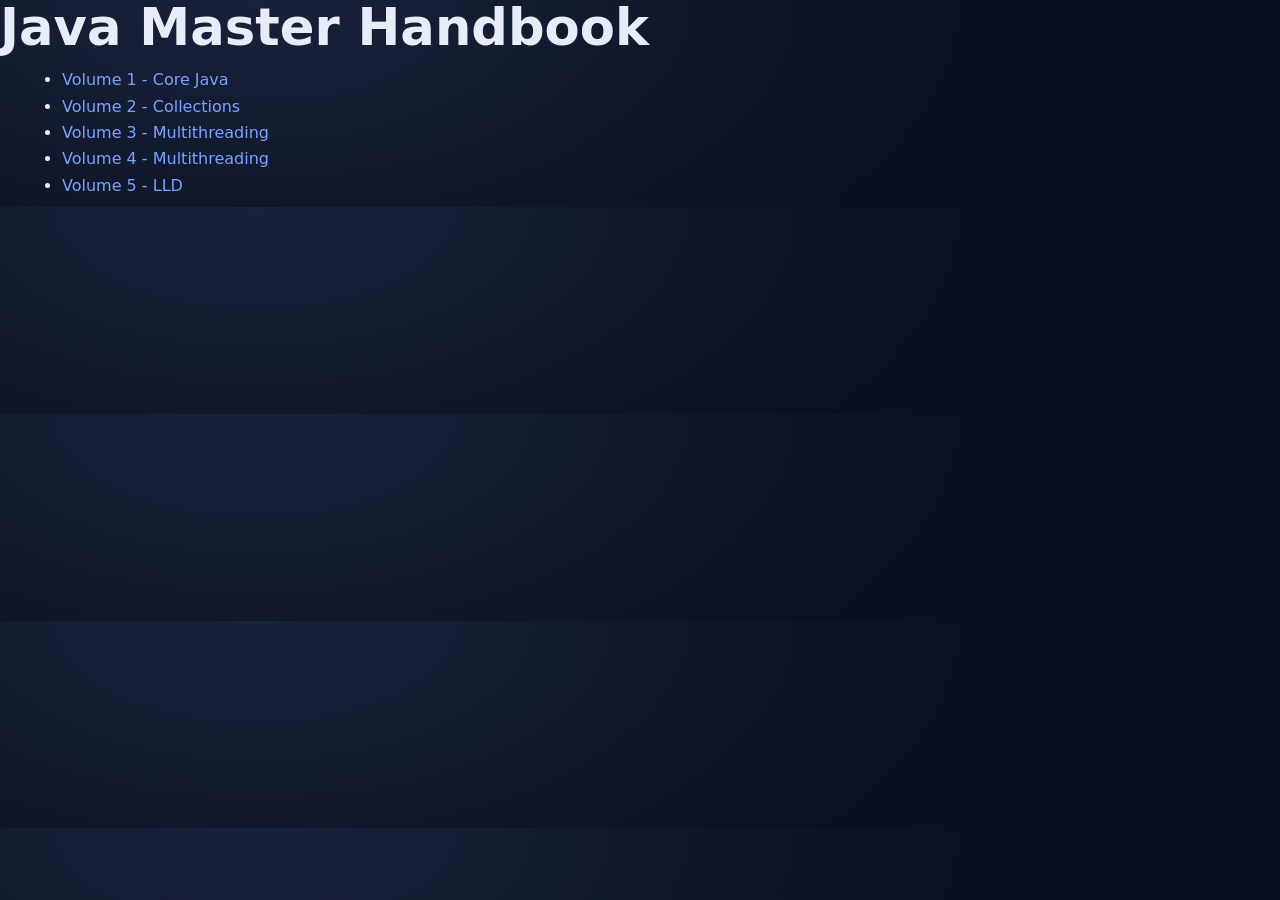
<file: index.html>
<!DOCTYPE html>
<html>
<head>
    <title>Java Master Handbook</title>
<link rel="stylesheet" href="handbook.css">
</head>

<body>

    <h1>Java Master Handbook</h1>

    <ul>
        <li>
            <a href="volume1.html">
                Volume 1 - Core Java
            </a>
        </li>

        <li>
            <a href="volume2.html">
                Volume 2 - Collections
            </a>
        </li>

        <li>
            <a href="volume3.html">
                Volume 3 - Multithreading
            </a>
        </li>

        <li><a href="volume4.html">Volume 4 - Multithreading</a></li>
         <li><a href="volume5.html">Volume 5 - LLD</a></li>
    </ul>

</body>
</html>
</file>
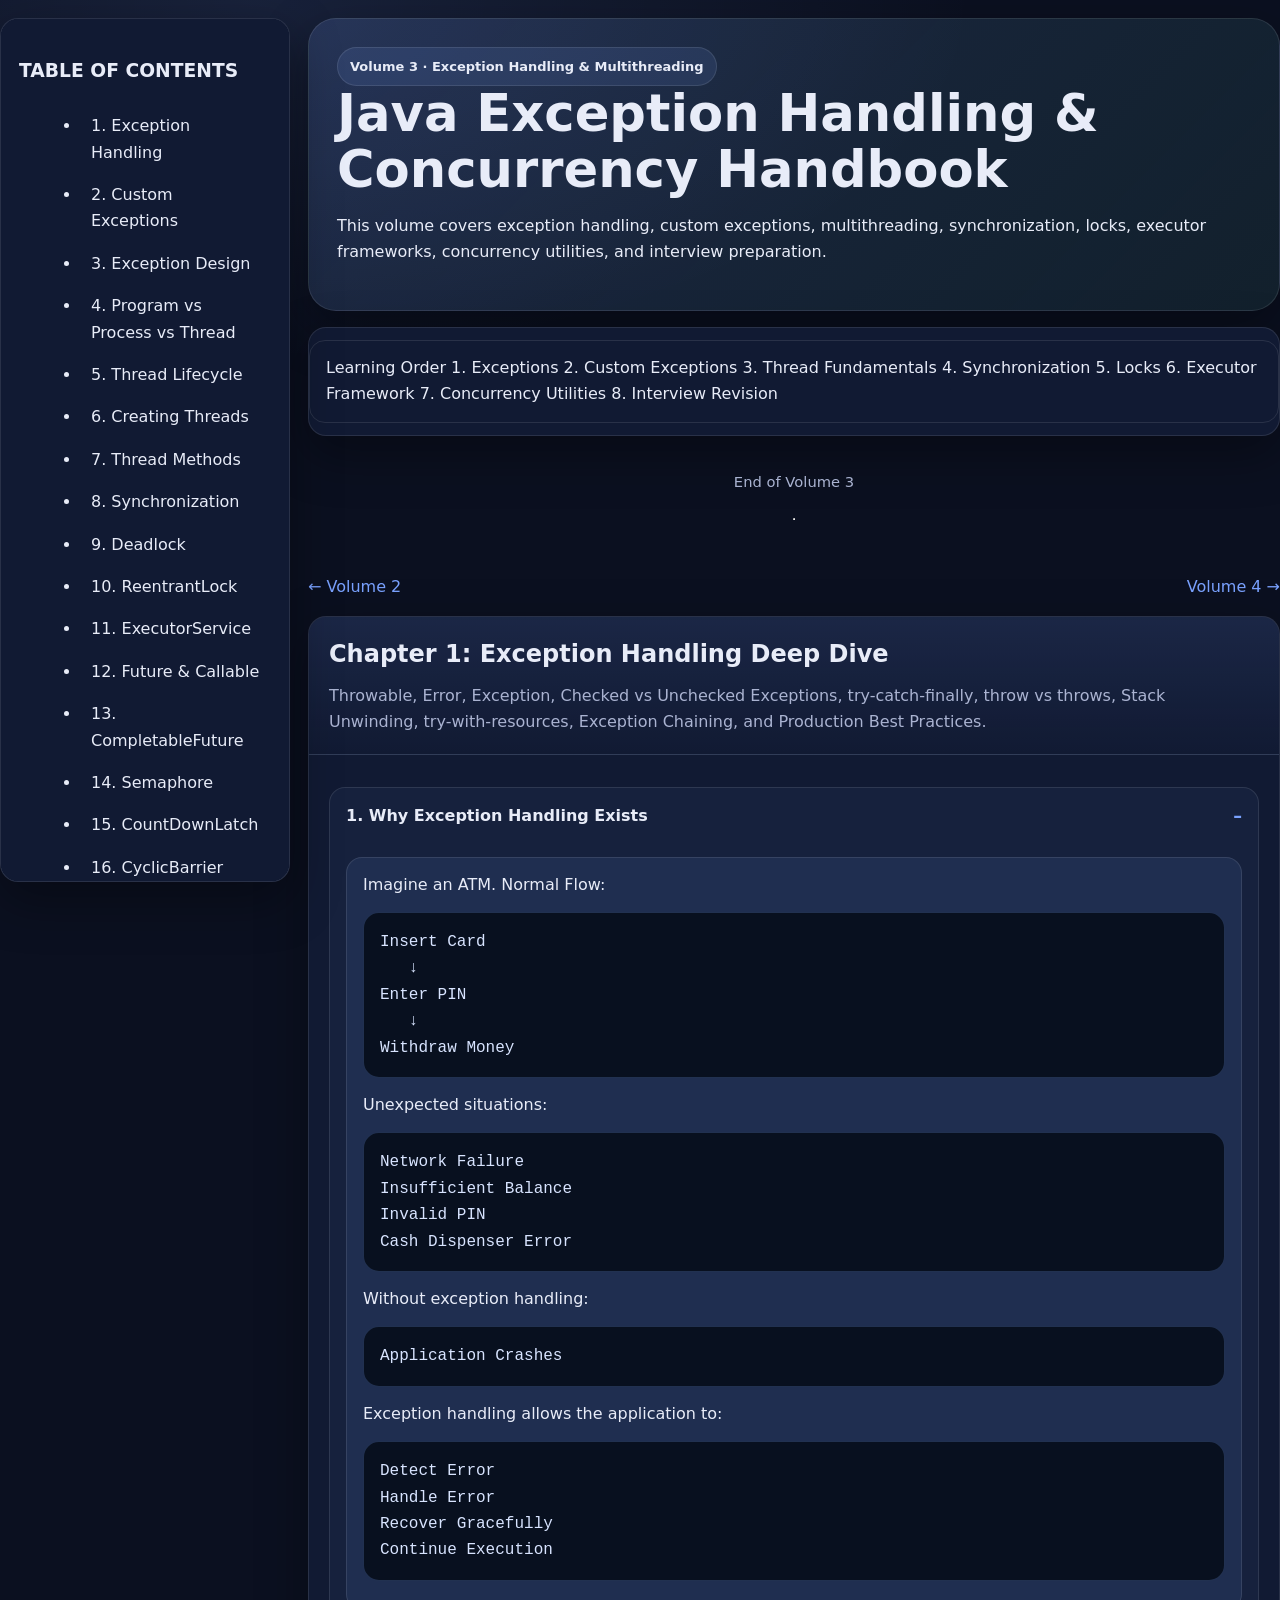
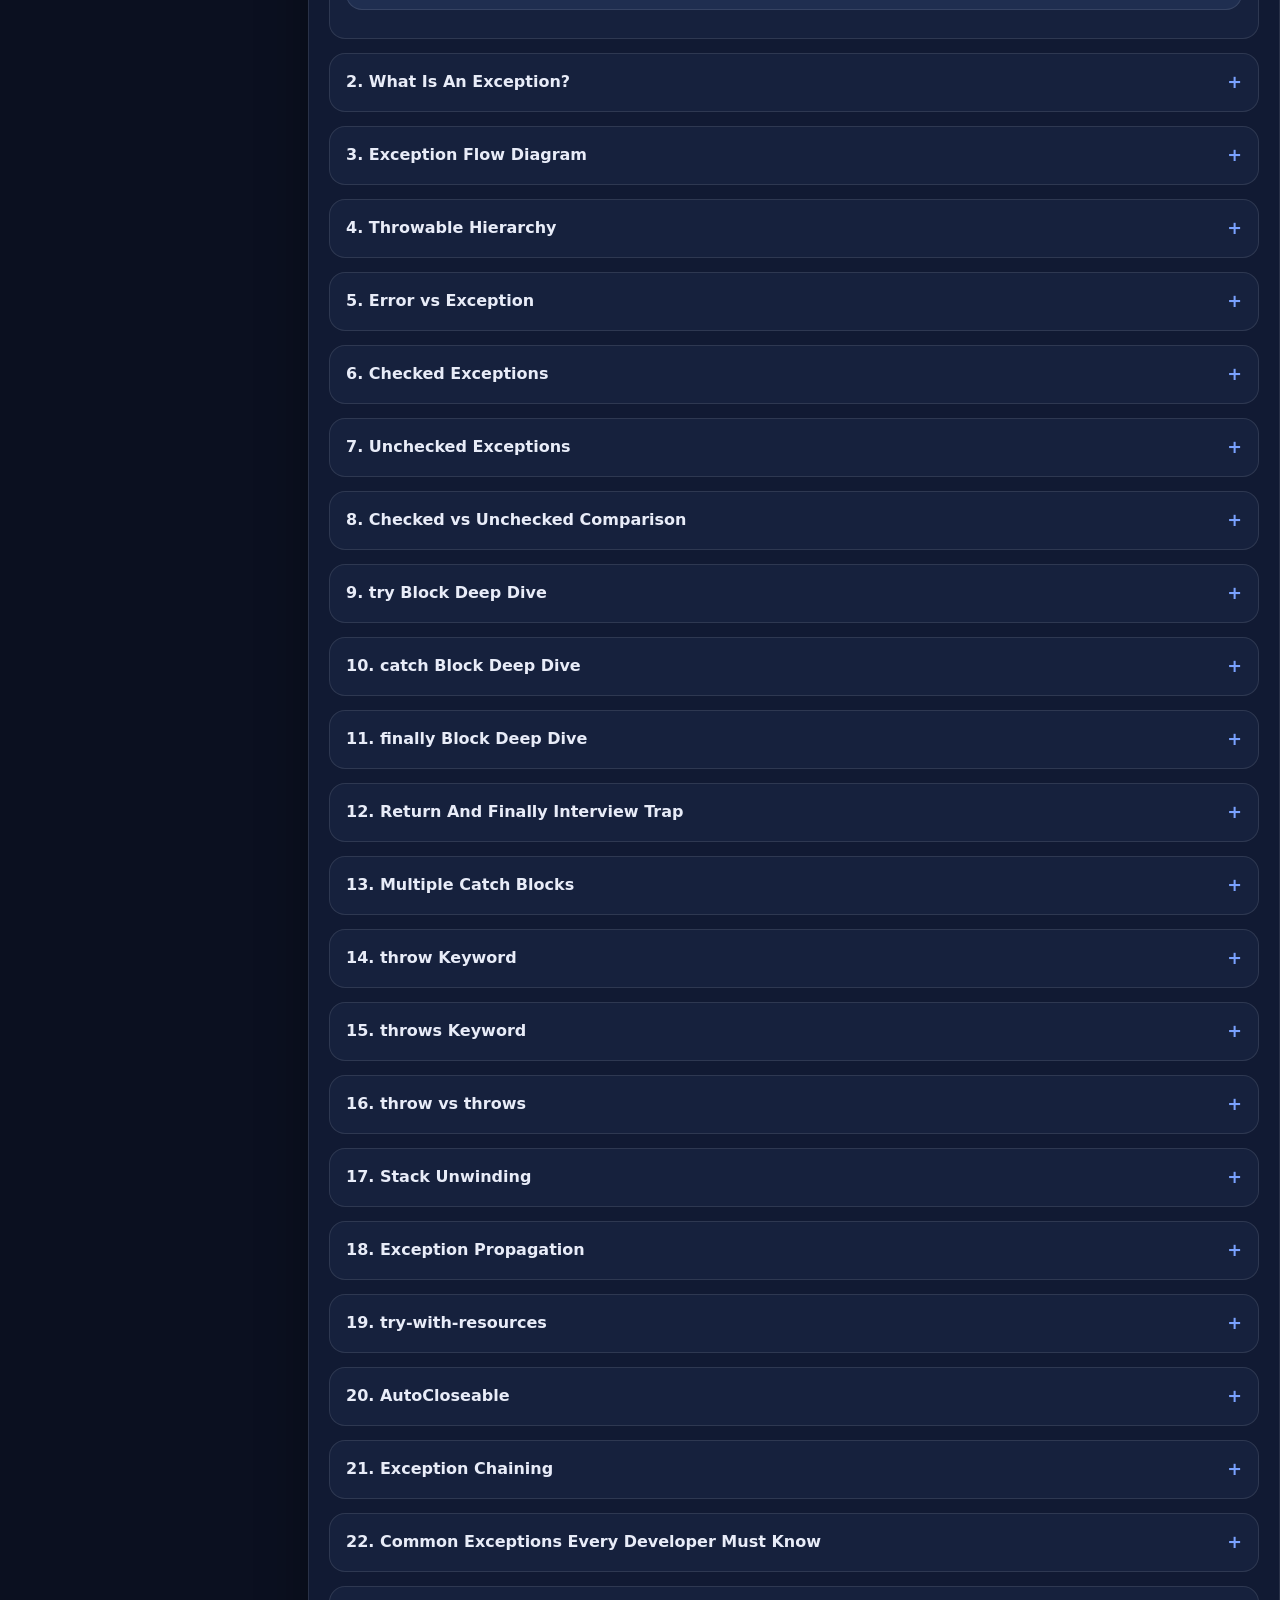
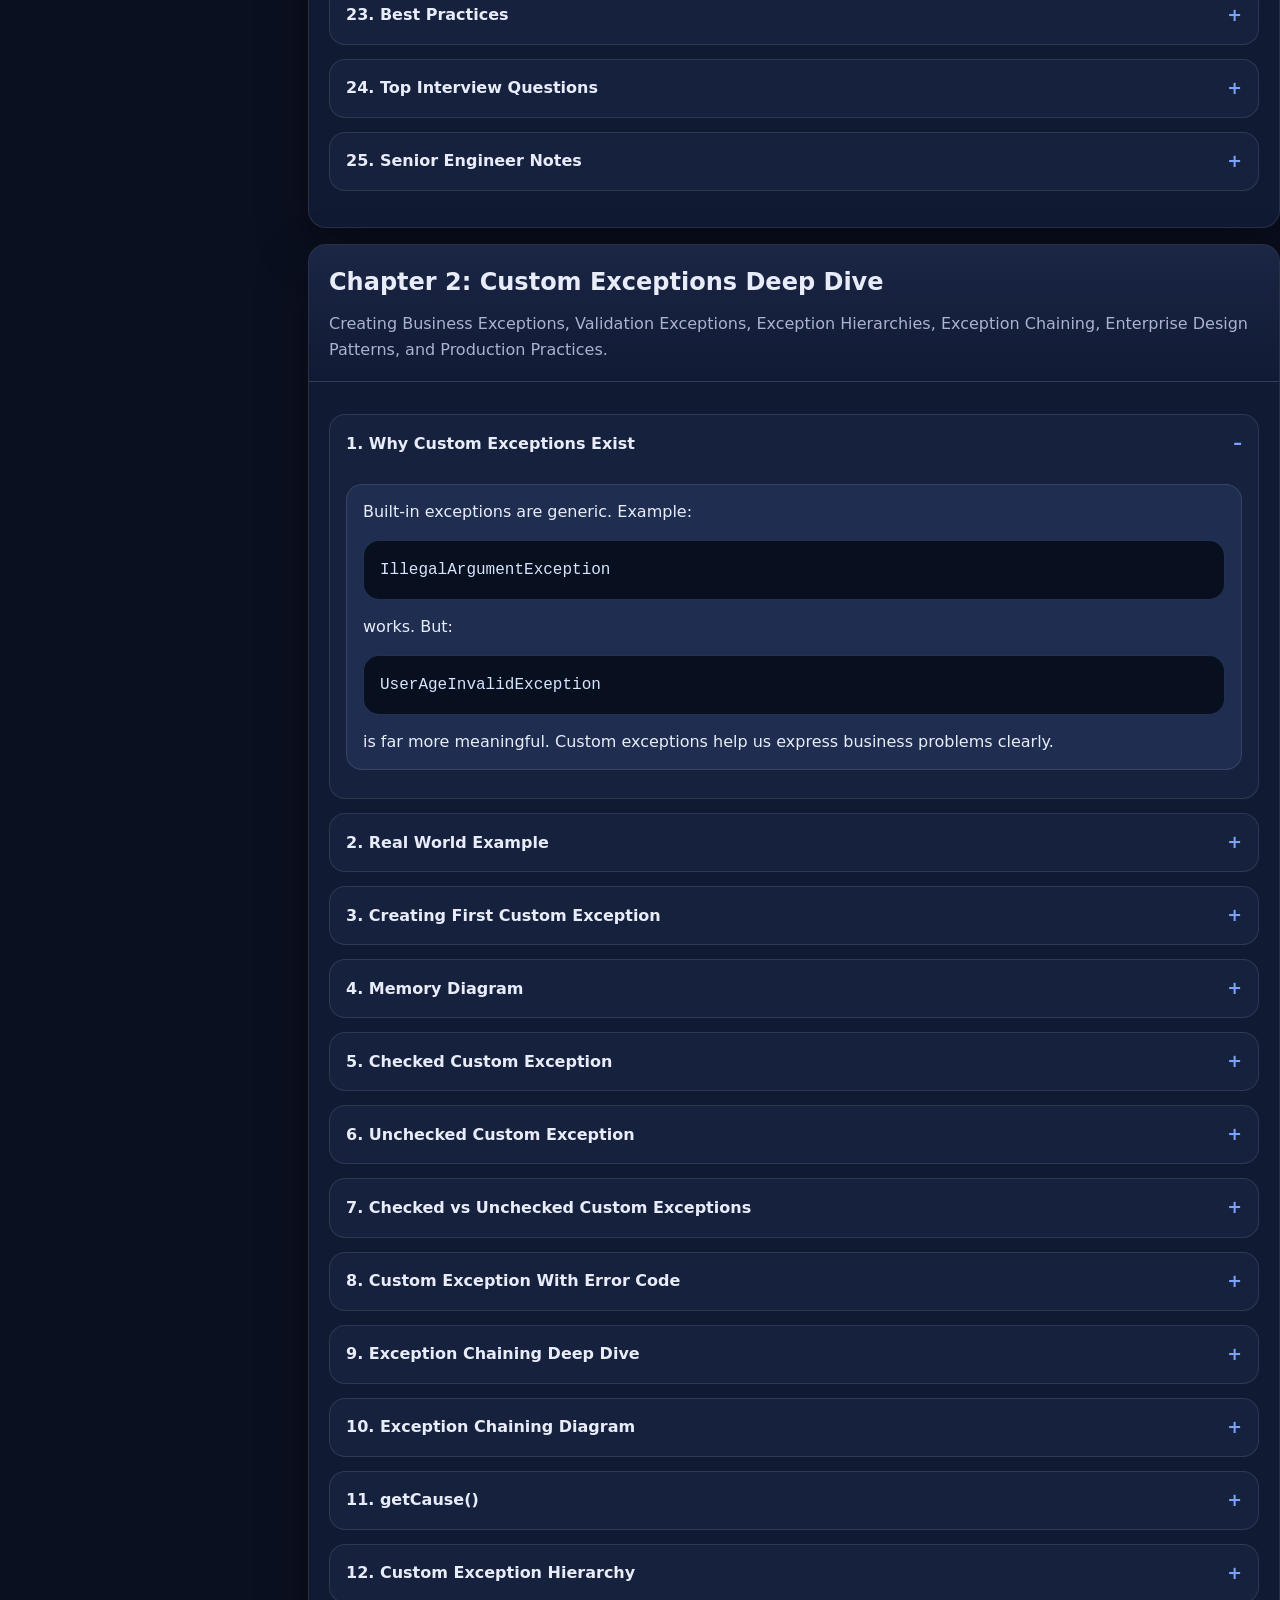
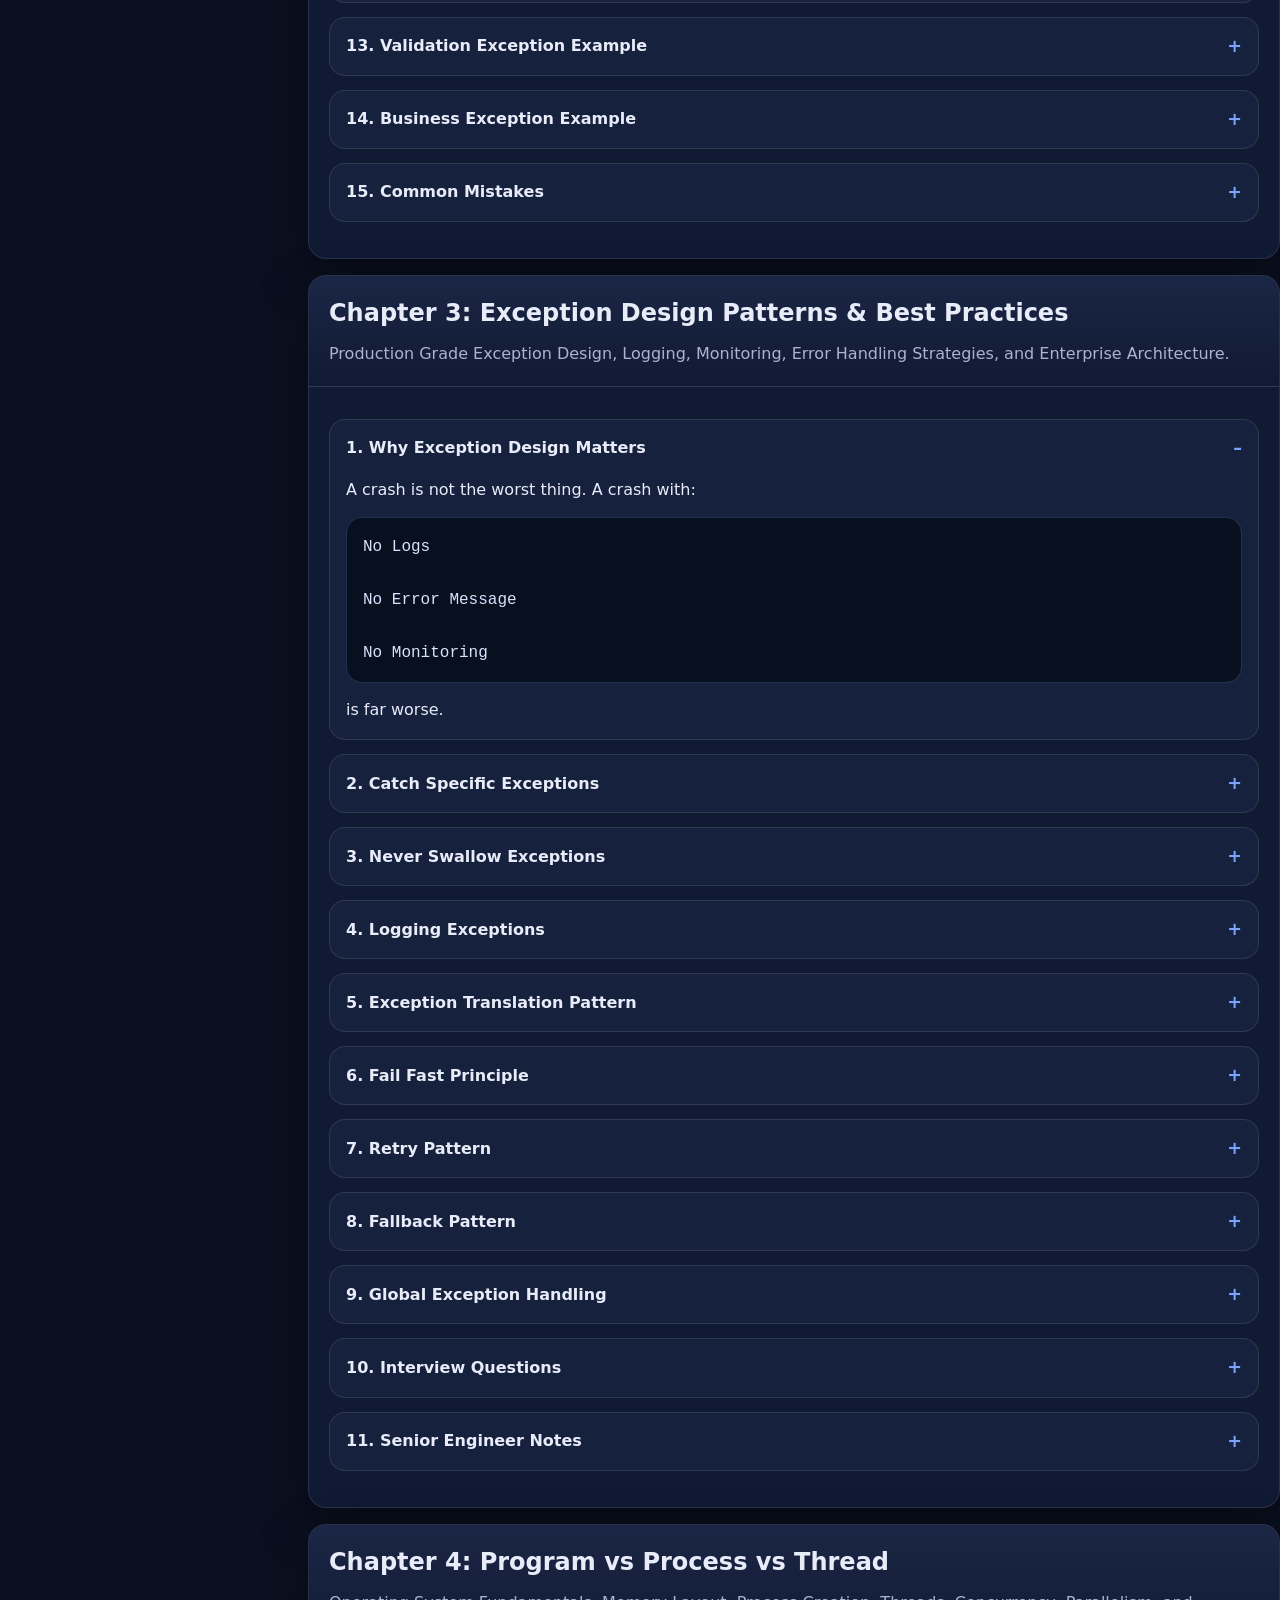
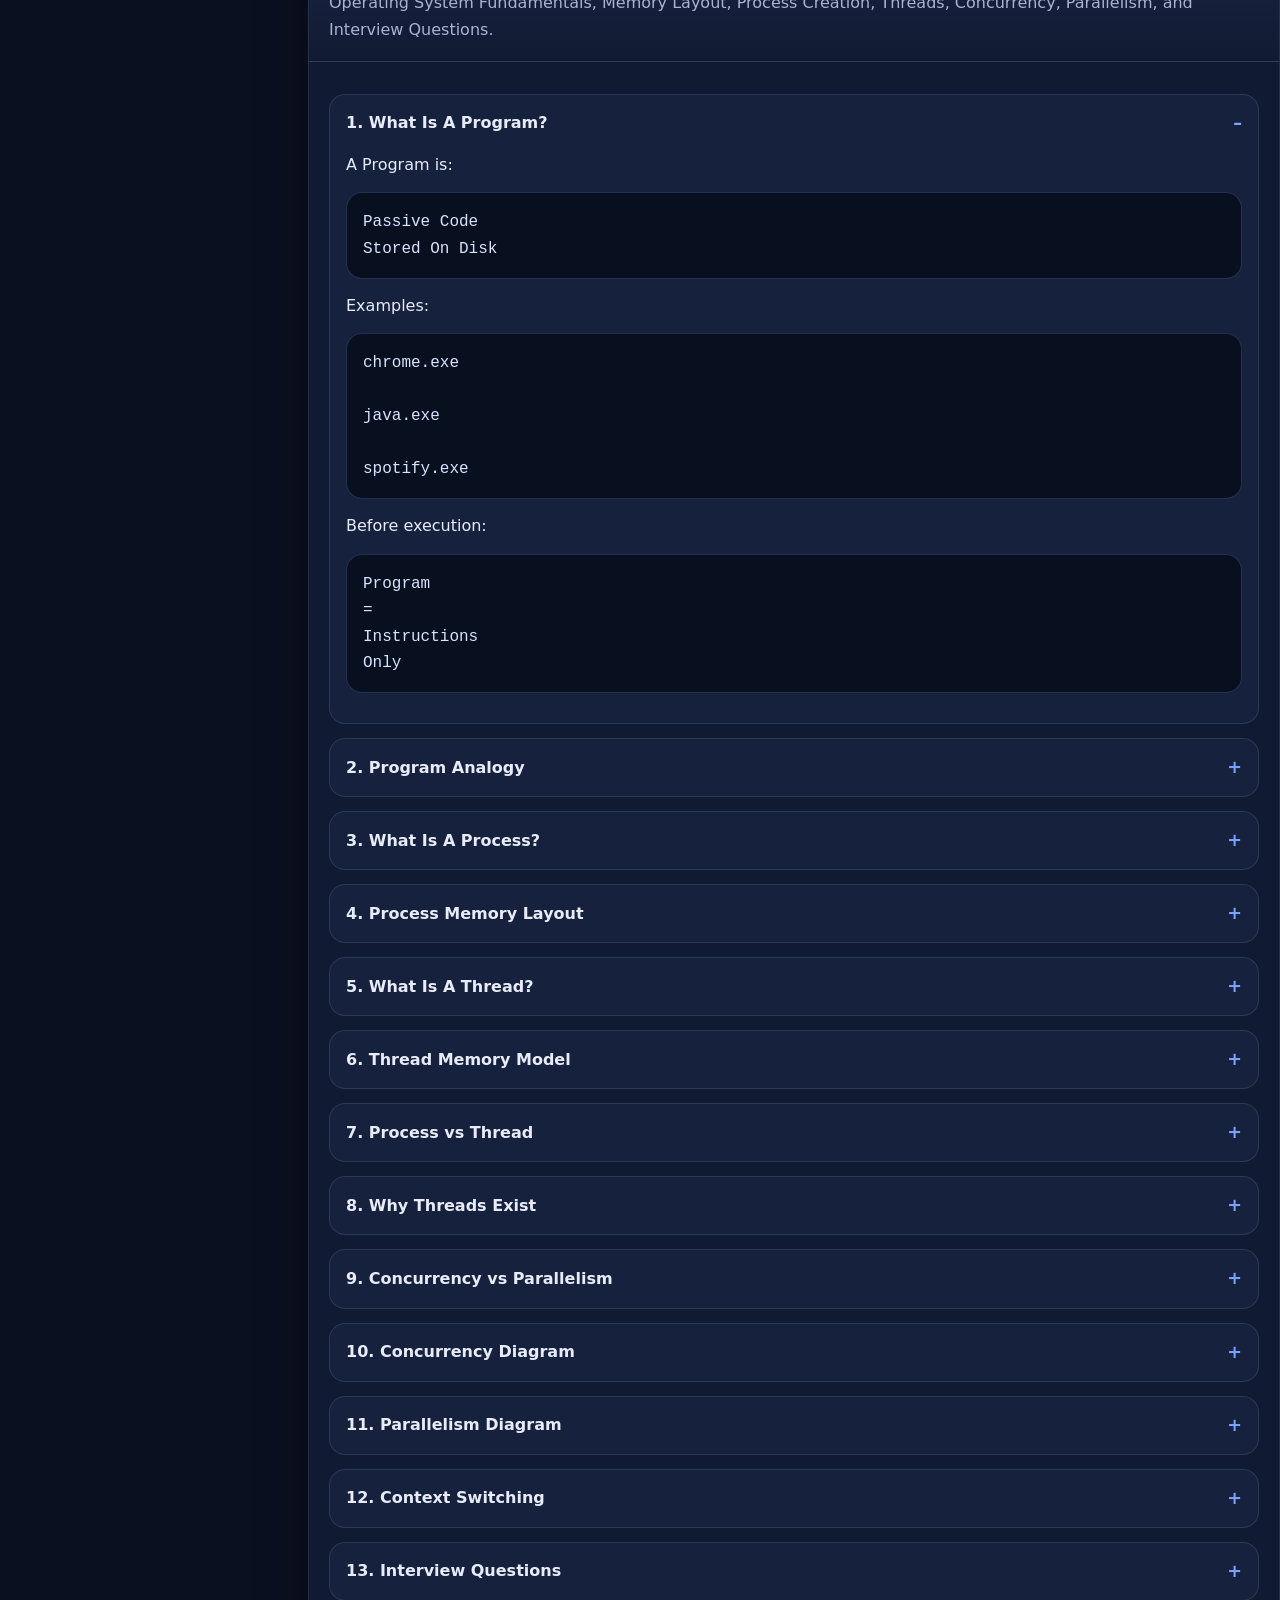
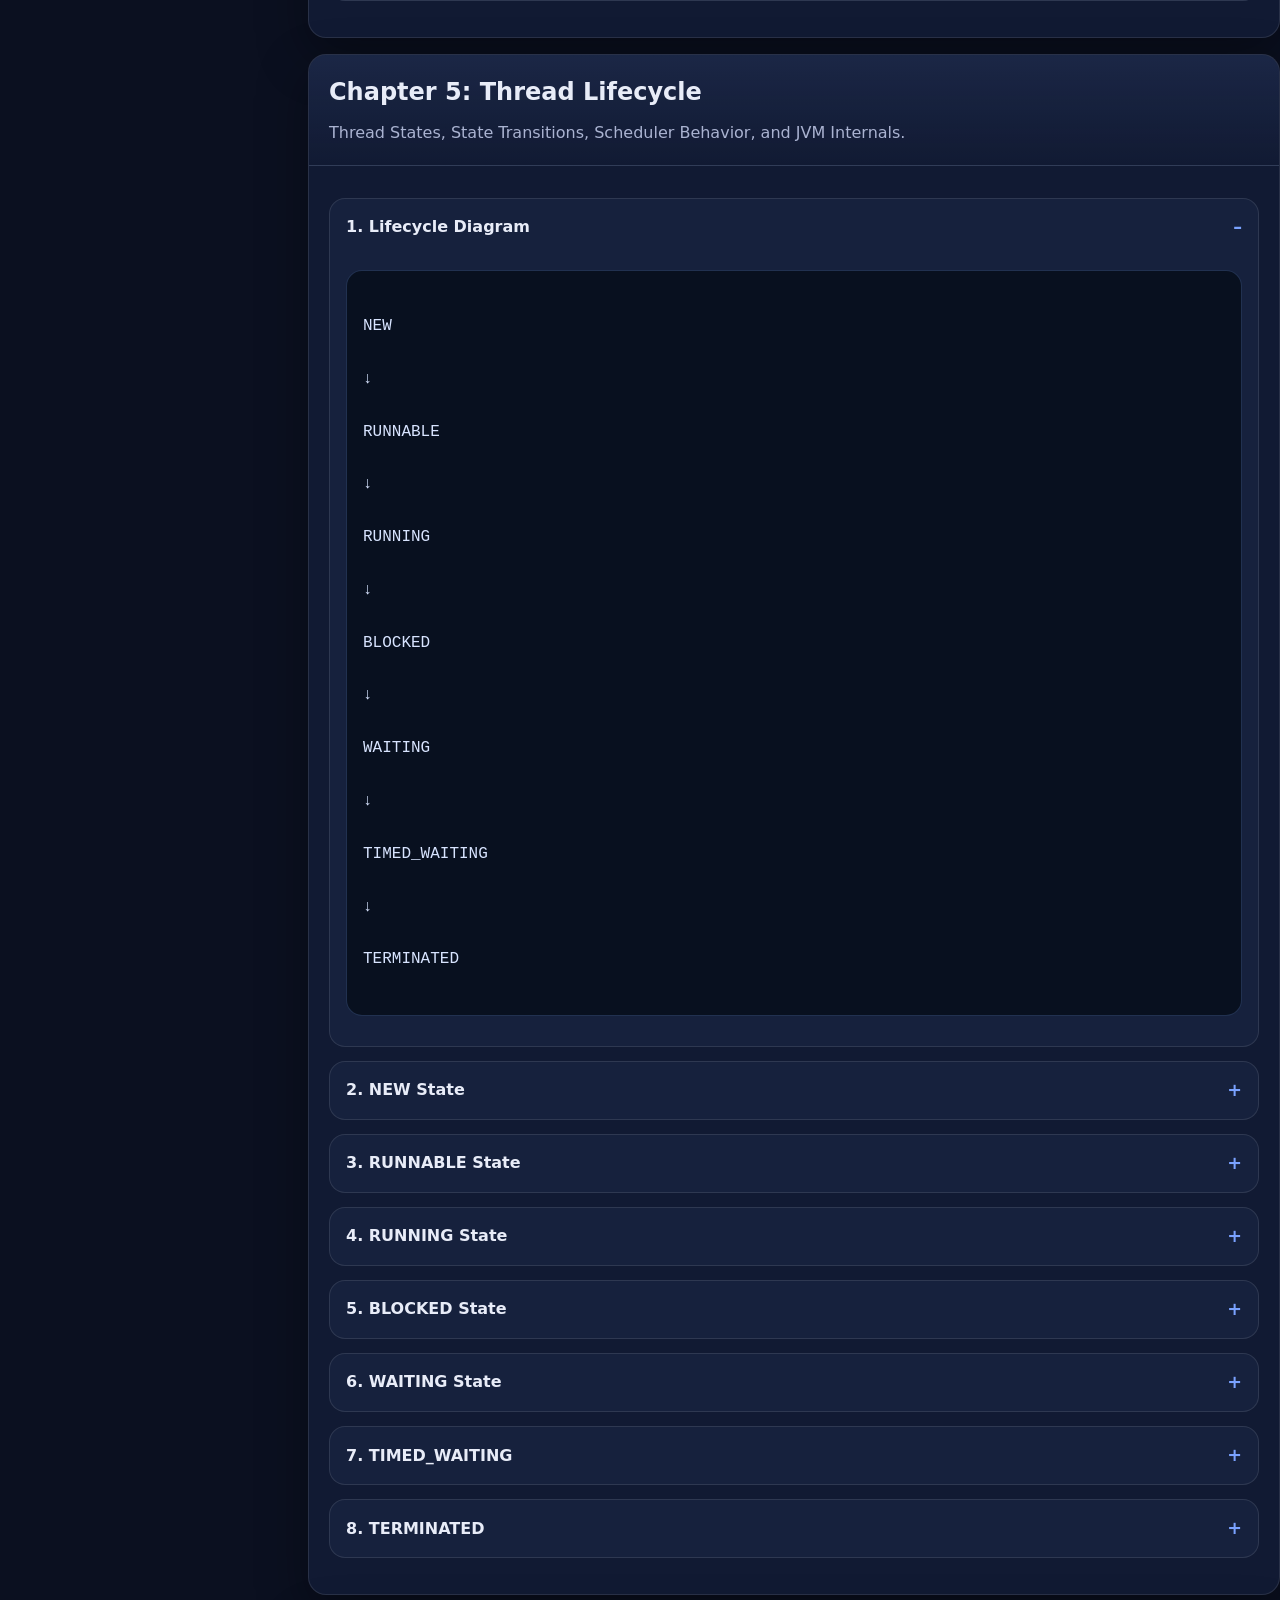
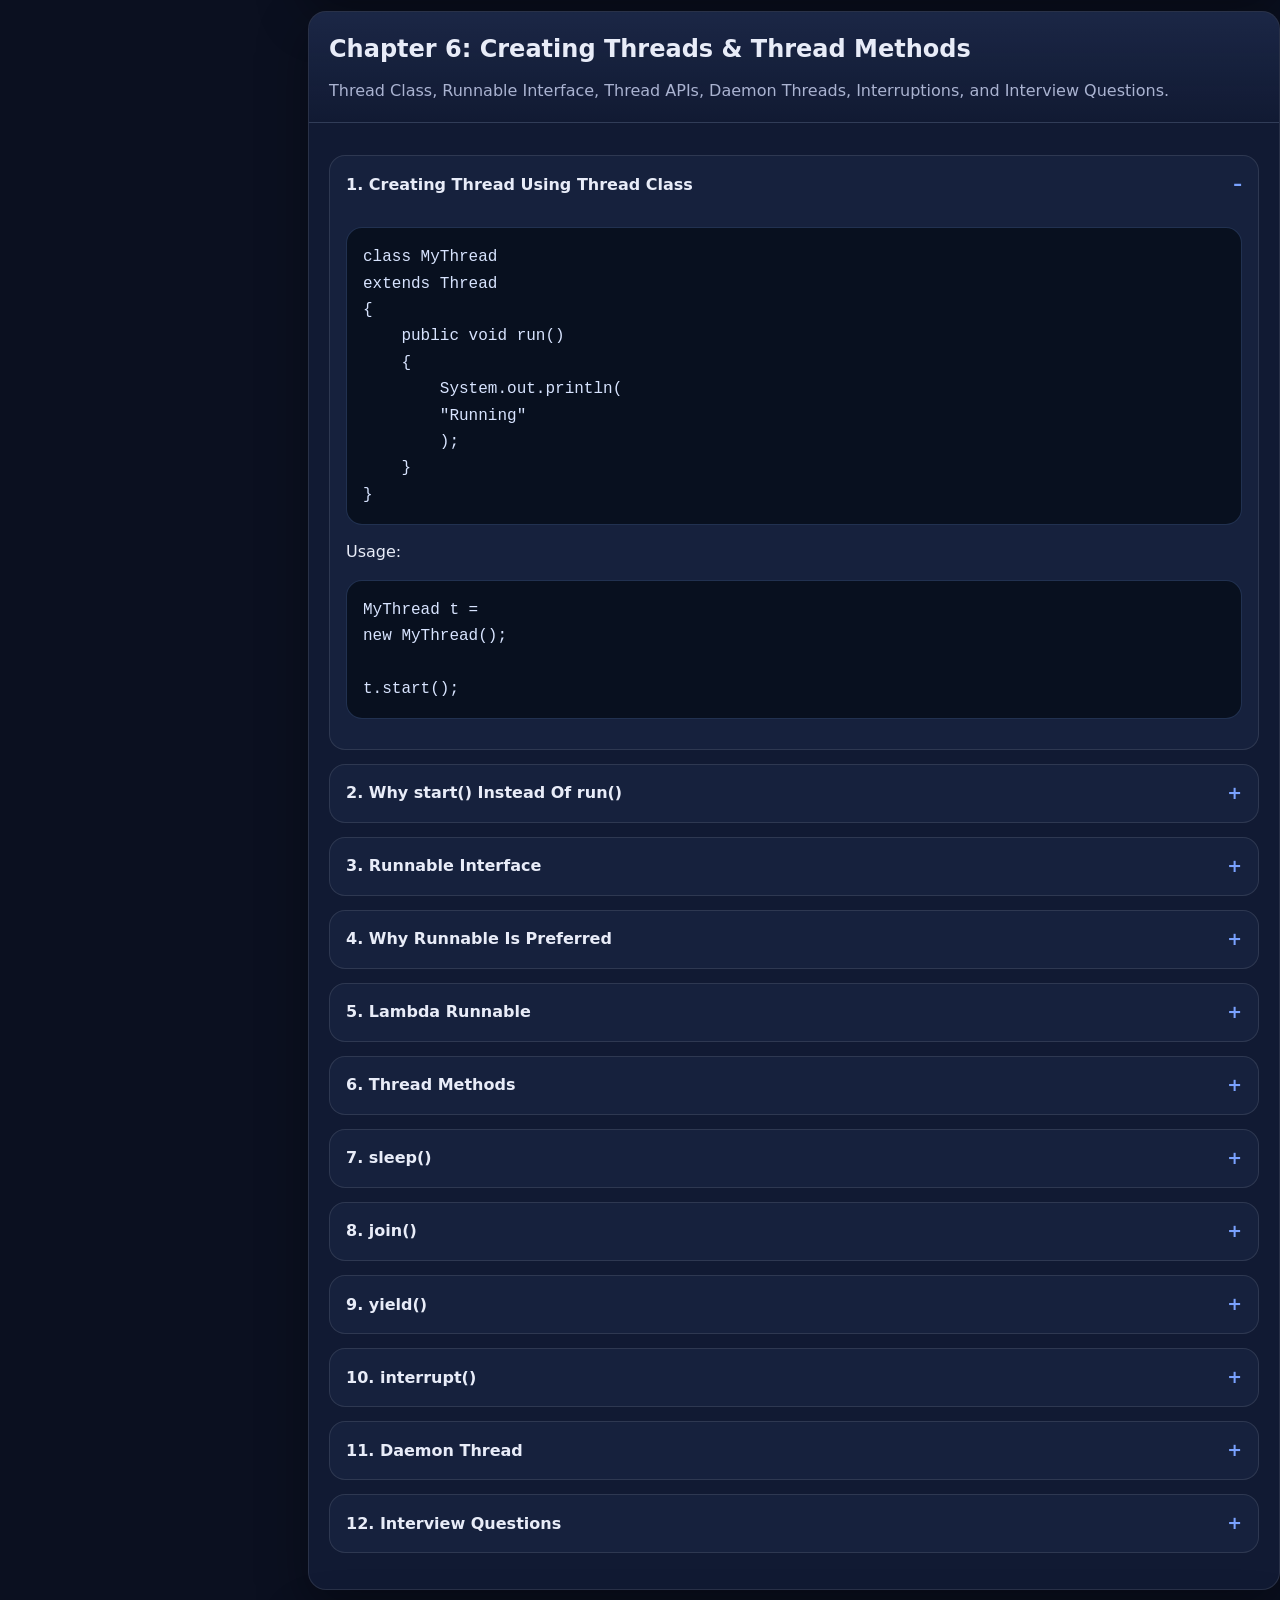
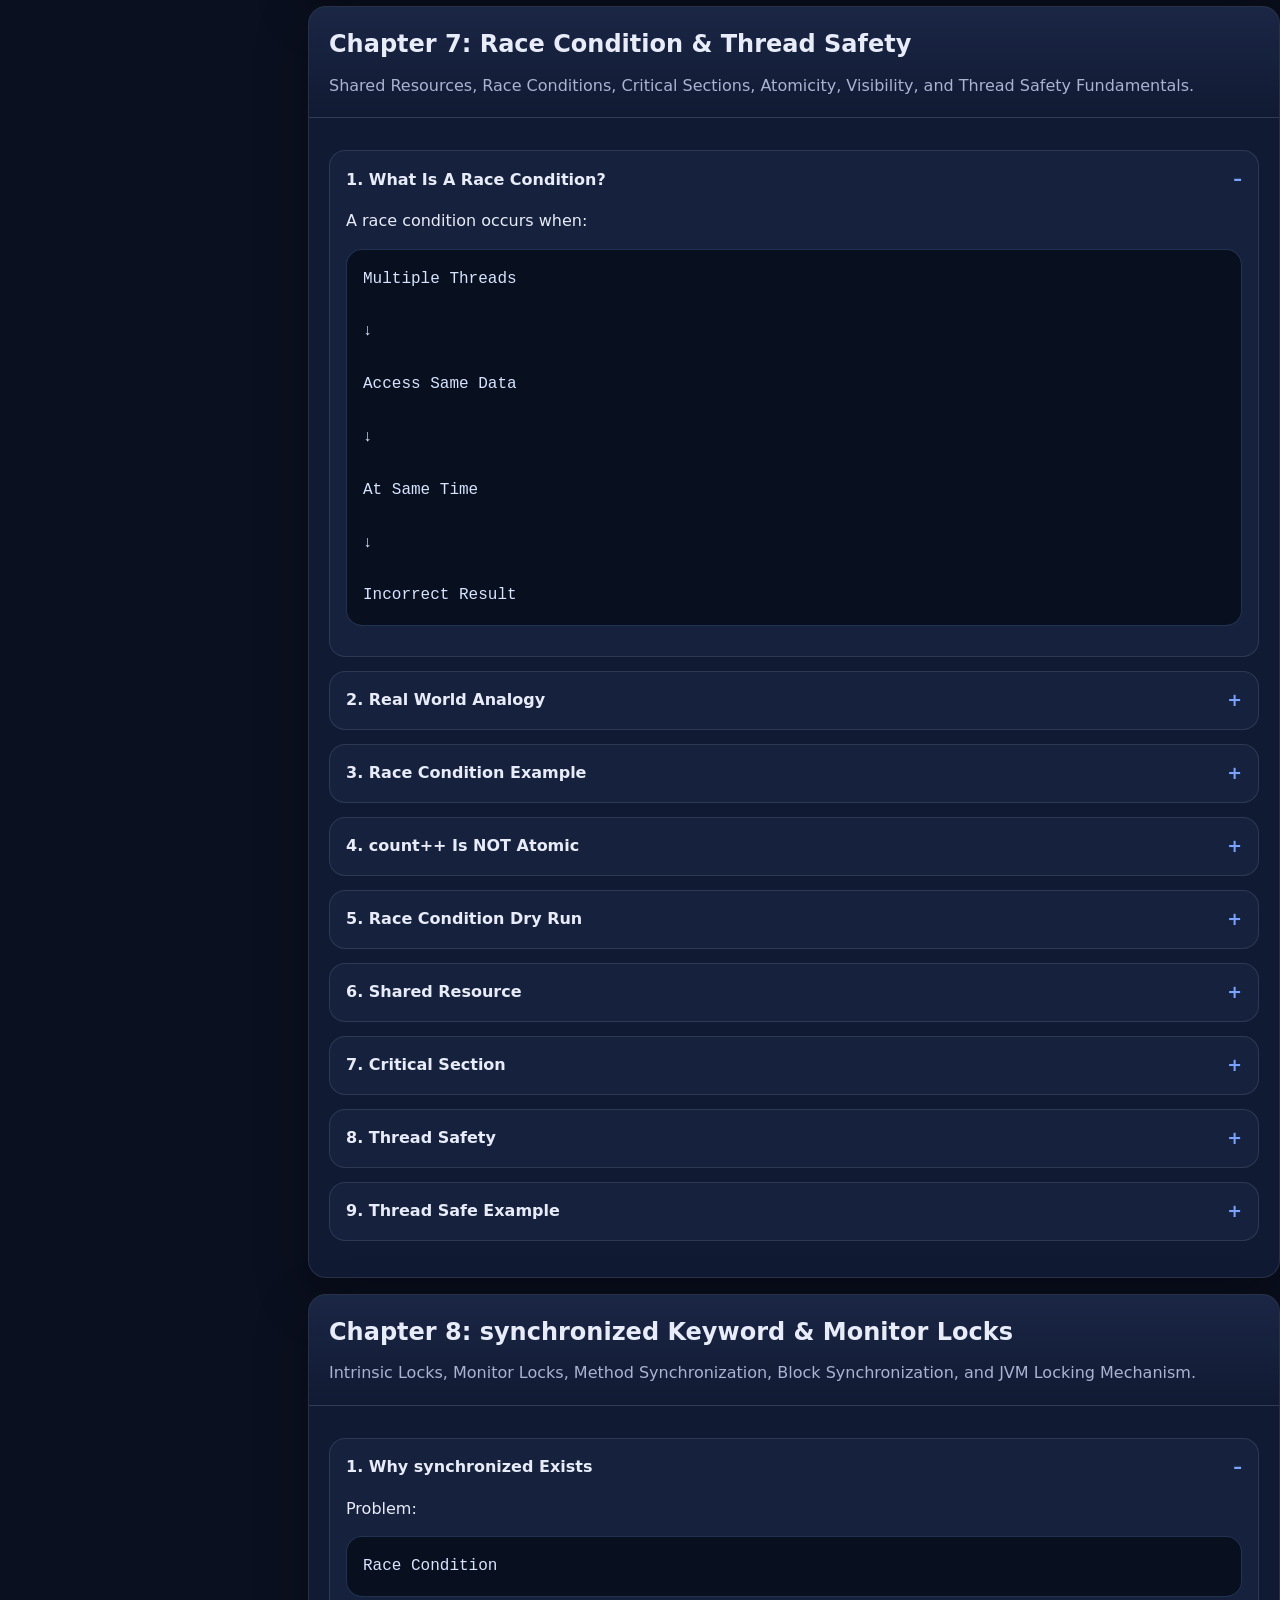
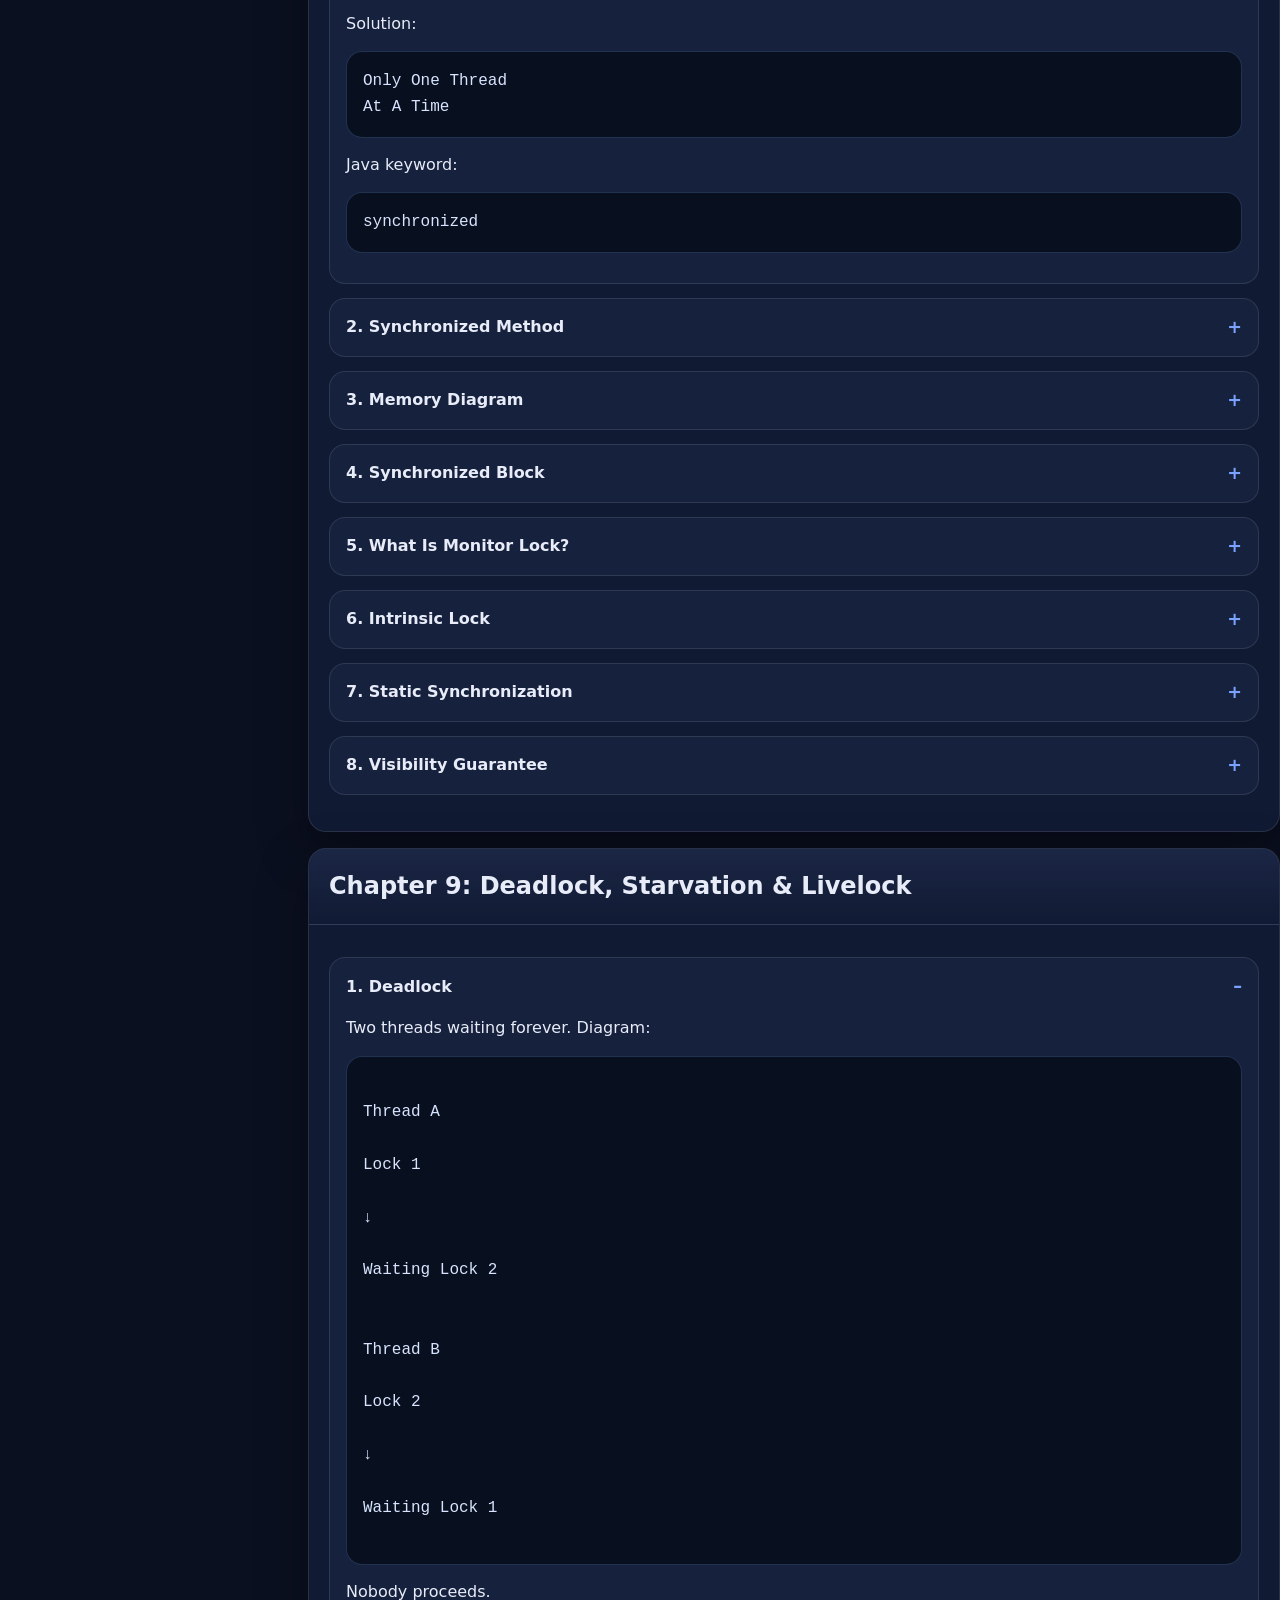
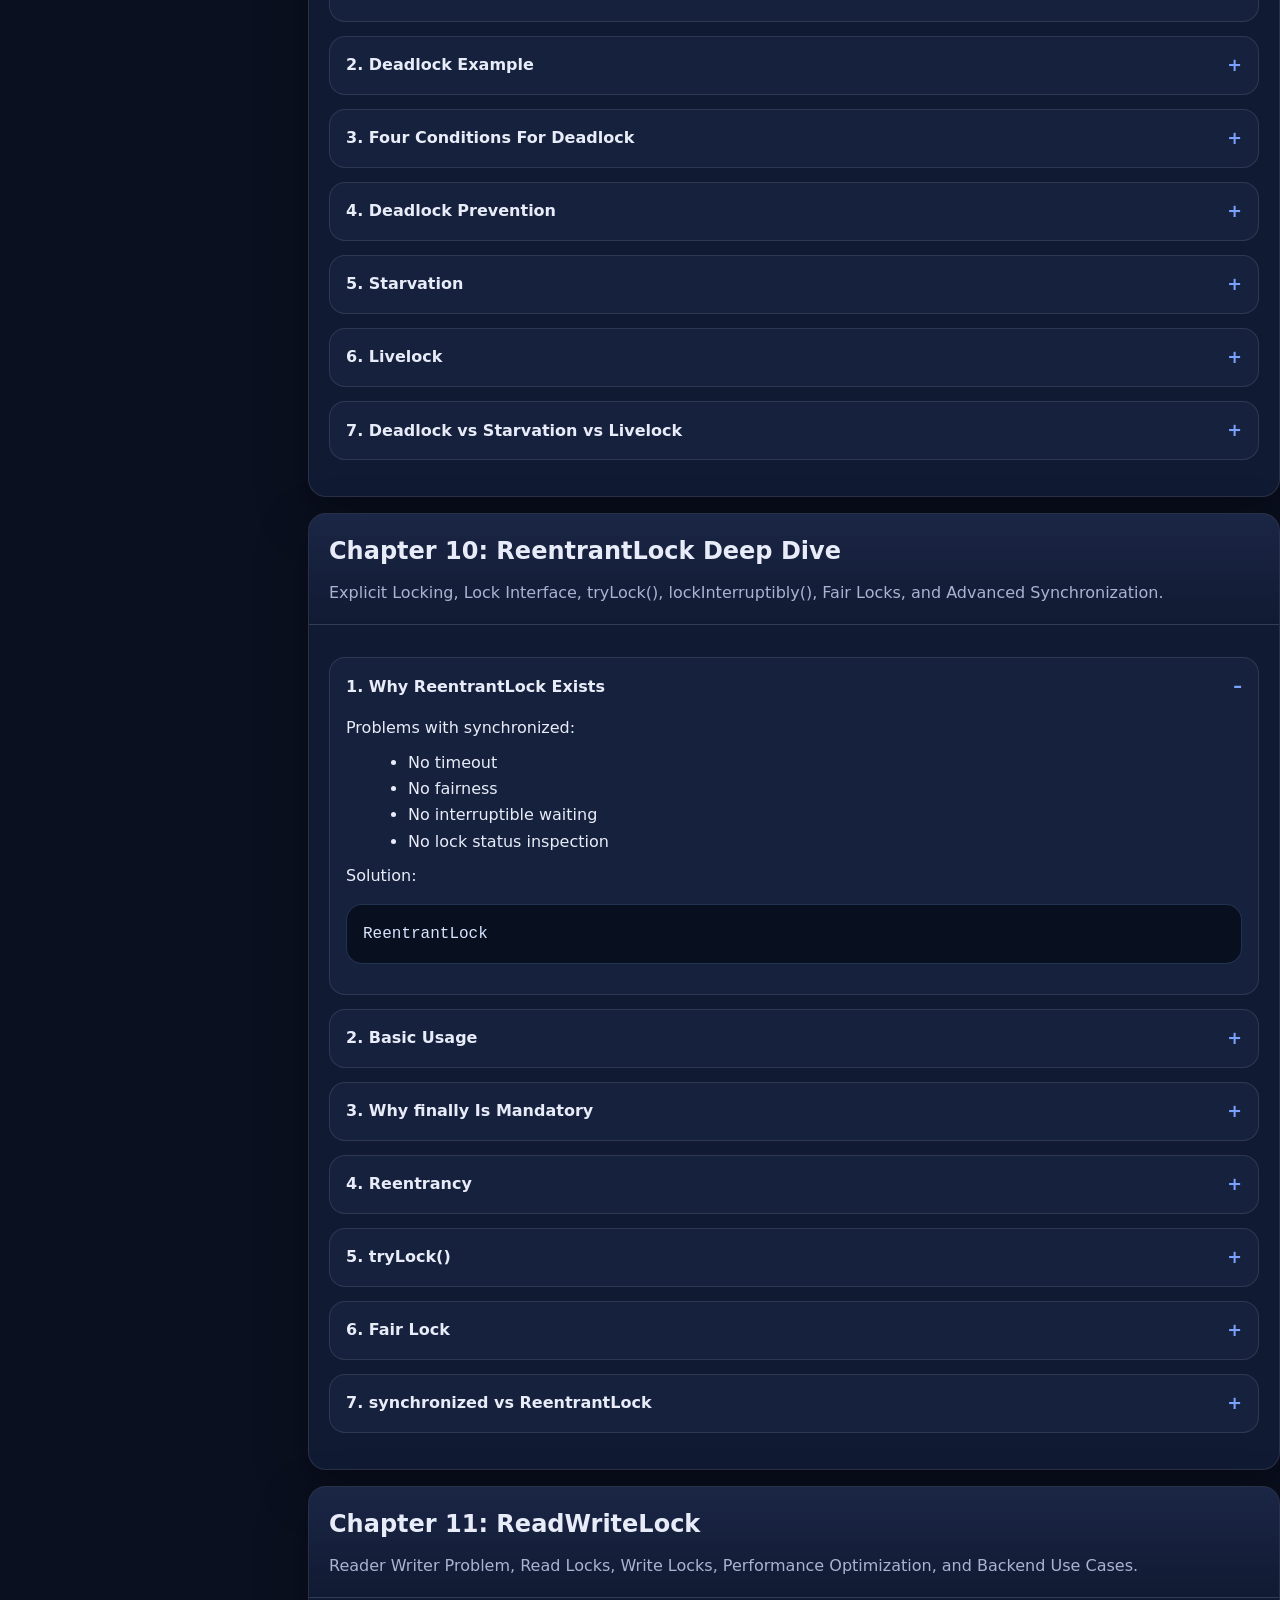
<file: volume3.html>
<!DOCTYPE html>
<html lang="en">

<head>
<meta charset="UTF-8">
<meta name="viewport"
content="width=device-width, initial-scale=1.0">

<title>
Volume 3 - Exception Handling & Multithreading
</title>

<link rel="stylesheet"
href="handbook.css">

<script defer
src="theme.js">
</script>

</head>

<body>

<div class="page">

<div class="layout">

<aside class="sidebar">

<h3>
TABLE OF CONTENTS
</h3>

<nav class="toc">

<ul>

<li>
<a href="#exceptions">
1. Exception Handling
</a>
</li>

<li>
<a href="#custom-exceptions">
2. Custom Exceptions
</a>
</li>

<li>
<a href="#exception-best-practices">
3. Exception Design
</a>
</li>

<li>
<a href="#program-process-thread">
4. Program vs Process vs Thread
</a>
</li>

<li>
<a href="#thread-lifecycle">
5. Thread Lifecycle
</a>
</li>

<li>
<a href="#creating-threads">
6. Creating Threads
</a>
</li>

<li>
<a href="#thread-methods">
7. Thread Methods
</a>
</li>

<li>
<a href="#synchronization">
8. Synchronization
</a>
</li>

<li>
<a href="#deadlock">
9. Deadlock
</a>
</li>

<li>
<a href="#reentrantlock">
10. ReentrantLock
</a>
</li>

<li>
<a href="#executorservice">
11. ExecutorService
</a>
</li>

<li>
<a href="#future-callable">
12. Future & Callable
</a>
</li>

<li>
<a href="#completablefuture">
13. CompletableFuture
</a>
</li>

<li>
<a href="#semaphore">
14. Semaphore
</a>
</li>

<li>
<a href="#countdownlatch">
15. CountDownLatch
</a>
</li>

<li>
<a href="#cyclicbarrier">
16. CyclicBarrier
</a>
</li>

<li>
<a href="#phaser">
17. Phaser
</a>
</li>

<li>
<a href="#volume3-revision">
18. Revision Guide
</a>
</li>

</ul>

</nav>

</aside>

<main>

<header class="hero">

<div class="badge">

Volume 3 · Exception Handling &
Multithreading

</div>

<h1>

Java Exception Handling &
Concurrency Handbook

</h1>

<p>

This volume covers exception handling,
custom exceptions, multithreading,
synchronization, locks, executor
frameworks, concurrency utilities,
and interview preparation.

</p>

</header>

<section>

<div class="callout success">

Learning Order

1. Exceptions

2. Custom Exceptions

3. Thread Fundamentals

4. Synchronization

5. Locks

6. Executor Framework

7. Concurrency Utilities

8. Interview Revision

</div>

</section>

<!-- PASTE CHAPTERS BELOW THIS -->



<!-- END OF CHAPTERS -->

<div class="footer">

End of Volume 3

</div>

<hr>

<div
style="
display:flex;
justify-content:space-between;
margin-top:30px;
">

<a href="volume2.html">

← Volume 2

</a>

<a href="volume4.html">

Volume 4 →

</a>
</div>

<!-- PASTE CHAPTERS BELOW THIS -->

<section id="exceptions">

<div class="section-head">

<h2>
Chapter 1: Exception Handling Deep Dive
</h2>

<p>
Throwable, Error, Exception,
Checked vs Unchecked Exceptions,
try-catch-finally,
throw vs throws,
Stack Unwinding,
try-with-resources,
Exception Chaining,
and Production Best Practices.
</p>

</div>

<div class="content">

<details open>

<summary>
1. Why Exception Handling Exists
</summary>

<div class="inner">

<div class="callout intuit">

Imagine an ATM.

Normal Flow:

<pre>
Insert Card
   ↓
Enter PIN
   ↓
Withdraw Money
</pre>

Unexpected situations:

<pre>
Network Failure
Insufficient Balance
Invalid PIN
Cash Dispenser Error
</pre>

Without exception handling:

<pre>
Application Crashes
</pre>

Exception handling allows the application to:

<pre>
Detect Error
Handle Error
Recover Gracefully
Continue Execution
</pre>

</div>

</div>

</details>

<details>

<summary>
2. What Is An Exception?
</summary>

<div class="inner">

Definition:

<pre>
An exception is an event that
interrupts the normal flow of
program execution.
</pre>

Example:

<pre>
String s = null;

System.out.println(
s.length()
);
</pre>

Output:

<pre>
NullPointerException
</pre>

</div>

</details>

<details>

<summary>
3. Exception Flow Diagram
</summary>

<div class="inner">

<pre>

Program Starts
      |
      v

Normal Execution
      |
      v

Exception Occurs
      |
      v

Exception Object Created
      |
      v

Search Catch Block
      |
      +---- Found ----+
      |              |
      v              |
 Handle             Continue

      |
      +---- Not Found ----+
                           |
                           v

                  JVM Terminates

</pre>

</div>

</details>

<details>

<summary>
4. Throwable Hierarchy
</summary>

<div class="inner">

Most Important Interview Diagram.

<pre>

Throwable
|
+----------------------+
|                      |
Error               Exception
                        |
                 RuntimeException

</pre>

Everything originates from:

<pre>
Throwable
</pre>

</div>

</details>

<details>

<summary>
5. Error vs Exception
</summary>

<div class="inner">

<table>

<tr>
<th>Error</th>
<th>Exception</th>
</tr>

<tr>
<td>JVM Problem</td>
<td>Application Problem</td>
</tr>

<tr>
<td>Usually Unrecoverable</td>
<td>Usually Recoverable</td>
</tr>

<tr>
<td>OutOfMemoryError</td>
<td>IOException</td>
</tr>

<tr>
<td>StackOverflowError</td>
<td>SQLException</td>
</tr>

<tr>
<td>Not Meant To Be Handled</td>
<td>Usually Handled</td>
</tr>

</table>

<div class="callout interview">

Interview Question:

Can we catch Error?

Yes.

Should we?

Usually No.

</div>

</div>

</details>

<details>

<summary>
6. Checked Exceptions
</summary>

<div class="inner">

Compiler forces handling.

Example:

<pre>
FileReader file =
new FileReader(
"data.txt"
);
</pre>

Compiler:

<pre>
Unhandled Exception
</pre>

Must:

<pre>
Handle It
OR
Declare It
</pre>

Examples:

<pre>
IOException
SQLException
ClassNotFoundException
ParseException
</pre>

</div>

</details>

<details>

<summary>
7. Unchecked Exceptions
</summary>

<div class="inner">

Compiler does not force handling.

Examples:

<pre>
NullPointerException

ArithmeticException

IllegalArgumentException

ArrayIndexOutOfBoundsException

NumberFormatException
</pre>

All inherit:

<pre>
RuntimeException
</pre>

</div>

</details>

<details>

<summary>
8. Checked vs Unchecked Comparison
</summary>

<div class="inner">

<table>

<tr>
<th>Feature</th>
<th>Checked</th>
<th>Unchecked</th>
</tr>

<tr>
<td>Compile Time Check</td>
<td>Yes</td>
<td>No</td>
</tr>

<tr>
<td>Must Handle</td>
<td>Yes</td>
<td>No</td>
</tr>

<tr>
<td>Inheritance</td>
<td>Exception</td>
<td>RuntimeException</td>
</tr>

<tr>
<td>Examples</td>
<td>IOException</td>
<td>NullPointerException</td>
</tr>

<tr>
<td>Purpose</td>
<td>Recoverable Problems</td>
<td>Programming Mistakes</td>
</tr>

</table>

</div>

</details>

<details>

<summary>
9. try Block Deep Dive
</summary>

<div class="inner">

Risky code goes inside try.

<pre>
try
{
    int result =
    10 / 0;
}
</pre>

Good Practice:

Only place risky statements inside.

Bad:

<pre>
try
{
   500 lines
}
</pre>

Hard to debug.

</div>

</details>

<details>

<summary>
10. catch Block Deep Dive
</summary>

<div class="inner">

Used to handle exception.

<pre>
try
{
    int result =
    10 / 0;
}
catch(Exception e)
{
    System.out.println(
    e.getMessage()
    );
}
</pre>

Output:

<pre>
/ by zero
</pre>

Useful Methods:

<pre>
e.getMessage()

e.printStackTrace()

e.toString()
</pre>

</div>

</details>

<details>

<summary>
11. finally Block Deep Dive
</summary>

<div class="inner">

Runs almost always.

<pre>
try
{
   System.out.println(
   "Try"
   );
}
finally
{
   System.out.println(
   "Finally"
   );
}
</pre>

Output:

<pre>
Try
Finally
</pre>

Used For:

<pre>
Close Files

Close DB Connections

Release Resources

Close Sockets
</pre>

</div>

</details>

<details>

<summary>
12. Return And Finally Interview Trap
</summary>

<div class="inner">

Code:

<pre>
public int test()
{
   try
   {
      return 10;
   }
   finally
   {
      System.out.println(
      "Finally"
      );
   }
}
</pre>

Output:

<pre>
Finally
</pre>

Returned Value:

<pre>
10
</pre>

Explanation:

Return value is prepared first.

Finally executes before method exits.

</div>

</details>

<details>

<summary>
13. Multiple Catch Blocks
</summary>

<div class="inner">

<pre>
try
{
}
catch(IOException e)
{
}
catch(SQLException e)
{
}
catch(Exception e)
{
}
</pre>

Rule:

<pre>
Most Specific First

Most General Last
</pre>

</div>

</details>

<details>

<summary>
14. throw Keyword
</summary>

<div class="inner">

Manually create exception.

<pre>
if(age < 18)
{
    throw new
    RuntimeException(
    "Age must be 18+"
    );
}
</pre>

Used for:

Business validation.

</div>

</details>

<details>

<summary>
15. throws Keyword
</summary>

<div class="inner">

Method declaration.

<pre>
public void readFile()
throws IOException
{
}
</pre>

Meaning:

<pre>
Caller must handle it.
</pre>

</div>

</details>

<details>

<summary>
16. throw vs throws
</summary>

<div class="inner">

<table>

<tr>
<th>throw</th>
<th>throws</th>
</tr>

<tr>
<td>Create Exception</td>
<td>Declare Exception</td>
</tr>

<tr>
<td>Method Body</td>
<td>Method Signature</td>
</tr>

<tr>
<td>Single Object</td>
<td>Multiple Types</td>
</tr>

</table>

</div>

</details>

<details>

<summary>
17. Stack Unwinding
</summary>

<div class="inner">

Example:

<pre>
main()
 |
A()
 |
B()
 |
Exception
</pre>

When exception occurs:

<pre>
B exits

↓

A exits

↓

main handles
</pre>

Called:

<pre>
Stack Unwinding
</pre>

</div>

</details>

<details>

<summary>
18. Exception Propagation
</summary>

<div class="inner">

Example:

<pre>
main()
{
  A();
}

A()
{
  B();
}

B()
{
  throw exception;
}
</pre>

Exception moves upward until handled.

</div>

</details>

<details>

<summary>
19. try-with-resources
</summary>

<div class="inner">

Modern Java.

<pre>
try(
BufferedReader br =
new BufferedReader(
new FileReader(
"data.txt"
))
)
{
}
</pre>

Automatic cleanup.

No need for finally.

</div>

</details>

<details>

<summary>
20. AutoCloseable
</summary>

<div class="inner">

try-with-resources works because:

<pre>
AutoCloseable
</pre>

interface exists.

<pre>
public interface
AutoCloseable
{
    void close();
}
</pre>

</div>

</details>

<details>

<summary>
21. Exception Chaining
</summary>

<div class="inner">

Real systems wrap exceptions.

<pre>
try
{
   databaseCall();
}
catch(SQLException e)
{
   throw new
   RuntimeException(
   "Database Error",
   e
   );
}
</pre>

Preserves original cause.

</div>

</details>

<details>

<summary>
22. Common Exceptions Every Developer Must Know
</summary>

<div class="inner">

<table>

<tr>
<th>Exception</th>
<th>Reason</th>
</tr>

<tr>
<td>NullPointerException</td>
<td>Null Access</td>
</tr>

<tr>
<td>ArithmeticException</td>
<td>Divide By Zero</td>
</tr>

<tr>
<td>NumberFormatException</td>
<td>Invalid Conversion</td>
</tr>

<tr>
<td>IOException</td>
<td>File Problems</td>
</tr>

<tr>
<td>SQLException</td>
<td>Database Problems</td>
</tr>

<tr>
<td>ClassCastException</td>
<td>Wrong Cast</td>
</tr>

<tr>
<td>ConcurrentModificationException</td>
<td>Unsafe Collection Modification</td>
</tr>

</table>

</div>

</details>

<details>

<summary>
23. Best Practices
</summary>

<div class="inner">

✅ Catch Specific Exceptions

✅ Use Meaningful Messages

✅ Log Exceptions

✅ Wrap Low Level Exceptions

✅ Clean Resources

❌ Empty Catch Blocks

❌ Swallow Exceptions

❌ Catch Exception Everywhere

❌ Ignore Stack Traces

</div>

</details>

<details>

<summary>
24. Top Interview Questions
</summary>

<div class="inner">

<ol>

<li>Difference between Error and Exception?</li>

<li>Checked vs Unchecked?</li>

<li>What is Throwable?</li>

<li>What is stack unwinding?</li>

<li>What is exception propagation?</li>

<li>Difference between throw and throws?</li>

<li>Can finally be skipped?</li>

<li>Can we catch Error?</li>

<li>Why RuntimeException is unchecked?</li>

<li>What is try-with-resources?</li>

<li>What is exception chaining?</li>

<li>Why use custom exceptions?</li>

</ol>

</div>

</details>

<details>

<summary>
25. Senior Engineer Notes
</summary>

<div class="inner">

Production Systems Care About:

<pre>
Logging

Monitoring

Tracing

Retries

Fallbacks

Graceful Degradation
</pre>

A crash is not a bug.

A crash without useful logs is.

<div class="callout senior">

Junior developers focus on fixing exceptions.

Senior engineers focus on designing systems
that remain observable and recoverable
when exceptions occur.

</div>

</div>

</details>

</div>

</section>

<section id="custom-exceptions">

<div class="section-head">

<h2>
Chapter 2: Custom Exceptions Deep Dive
</h2>

<p>
Creating Business Exceptions,
Validation Exceptions,
Exception Hierarchies,
Exception Chaining,
Enterprise Design Patterns,
and Production Practices.
</p>

</div>

<div class="content">

<details open>

<summary>
1. Why Custom Exceptions Exist
</summary>

<div class="inner">

<div class="callout intuit">

Built-in exceptions are generic.

Example:

<pre>
IllegalArgumentException
</pre>

works.

But:

<pre>
UserAgeInvalidException
</pre>

is far more meaningful.

Custom exceptions help us express
business problems clearly.

</div>

</div>

</details>

<details>

<summary>
2. Real World Example
</summary>

<div class="inner">

Banking System:

<pre>
Withdraw Money
</pre>

Possible problems:

<pre>
InsufficientFundsException

AccountBlockedException

DailyLimitExceededException
</pre>

These are business-specific exceptions.

Java cannot provide them.

We create them ourselves.

</div>

</details>

<details>

<summary>
3. Creating First Custom Exception
</summary>

<div class="inner">

<pre>
class InvalidAgeException
extends Exception
{
    public InvalidAgeException(
    String message)
    {
        super(message);
    }
}
</pre>

Usage:

<pre>
if(age < 18)
{
   throw new
   InvalidAgeException(
   "Age must be 18+"
   );
}
</pre>

</div>

</details>

<details>

<summary>
4. Memory Diagram
</summary>

<div class="inner">

<pre>
throw

↓

new InvalidAgeException()

↓

Exception Object

↓

JVM Searches Catch Block
</pre>

</div>

</details>

<details>

<summary>
5. Checked Custom Exception
</summary>

<div class="inner">

Extends:

<pre>
Exception
</pre>

Compiler forces handling.

<pre>
class InvalidAgeException
extends Exception
{
}
</pre>

Must:

<pre>
try-catch
</pre>

or

<pre>
throws
</pre>

</div>

</details>

<details>

<summary>
6. Unchecked Custom Exception
</summary>

<div class="inner">

Extends:

<pre>
RuntimeException
</pre>

Example:

<pre>
class InvalidAgeException
extends RuntimeException
{
}
</pre>

Compiler does not force handling.

</div>

</details>

<details>

<summary>
7. Checked vs Unchecked Custom Exceptions
</summary>

<div class="inner">

<table>

<tr>
<th>Checked</th>
<th>Unchecked</th>
</tr>

<tr>
<td>Extends Exception</td>
<td>Extends RuntimeException</td>
</tr>

<tr>
<td>Must Handle</td>
<td>Optional</td>
</tr>

<tr>
<td>Business Recovery</td>
<td>Programming Error</td>
</tr>

</table>

</div>

</details>

<details>

<summary>
8. Custom Exception With Error Code
</summary>

<div class="inner">

Production systems often store:

<pre>
Message

Error Code

Timestamp
</pre>

Example:

<pre>
class BusinessException
extends RuntimeException
{
   private String code;

   public BusinessException(
   String code,
   String msg)
   {
      super(msg);
      this.code = code;
   }
}
</pre>

</div>

</details>

<details>

<summary>
9. Exception Chaining Deep Dive
</summary>

<div class="inner">

Suppose:

Database layer fails.

<pre>
SQLException
</pre>

Service layer wraps it:

<pre>
throw new
BusinessException(
"Unable To Save User",
e
);
</pre>

Original cause preserved.

</div>

</details>

<details>

<summary>
10. Exception Chaining Diagram
</summary>

<div class="inner">

<pre>

SQLException

↓

UserServiceException

↓

ControllerException

</pre>

Cause chain maintained.

</div>

</details>

<details>

<summary>
11. getCause()
</summary>

<div class="inner">

Retrieve original exception.

<pre>
Throwable cause =
e.getCause();
</pre>

Useful during debugging.

</div>

</details>

<details>

<summary>
12. Custom Exception Hierarchy
</summary>

<div class="inner">

Enterprise Systems:

<pre>

ApplicationException

|
+-------------------+

|

ValidationException

BusinessException

DatabaseException

SecurityException

</pre>

Cleaner architecture.

</div>

</details>

<details>

<summary>
13. Validation Exception Example
</summary>

<div class="inner">

<pre>
if(email == null)
{
   throw new
   ValidationException(
   "Email Required"
   );
}
</pre>

</div>

</details>

<details>

<summary>
14. Business Exception Example
</summary>

<div class="inner">

<pre>
if(balance < amount)
{
   throw new
   InsufficientFundsException(
   "Not enough balance"
   );
}
</pre>

</div>

</details>

<details>

<summary>
15. Common Mistakes
</summary>

<div class="inner">

❌ Creating hundreds of exceptions

❌ Naming exceptions poorly

❌ Losing original cause

❌ Catching and ignoring exceptions

❌ Returning null instead of throwing

</div>

</details>

</div>

</section>



<section id="exception-best-practices">

<div class="section-head">

<h2>
Chapter 3: Exception Design Patterns & Best Practices
</h2>

<p>
Production Grade Exception Design,
Logging,
Monitoring,
Error Handling Strategies,
and Enterprise Architecture.
</p>

</div>

<div class="content">

<details open>

<summary>
1. Why Exception Design Matters
</summary>

<div class="inner">

A crash is not the worst thing.

A crash with:

<pre>
No Logs

No Error Message

No Monitoring
</pre>

is far worse.

</div>

</details>

<details>

<summary>
2. Catch Specific Exceptions
</summary>

<div class="inner">

Bad:

<pre>
catch(Exception e)
{
}
</pre>

Good:

<pre>
catch(IOException e)
{
}
</pre>

Specific exceptions provide better recovery.

</div>

</details>

<details>

<summary>
3. Never Swallow Exceptions
</summary>

<div class="inner">

Bad:

<pre>
catch(Exception e)
{
}
</pre>

Exception disappears.

Debugging becomes impossible.

</div>

</details>

<details>

<summary>
4. Logging Exceptions
</summary>

<div class="inner">

Bad:

<pre>
System.out.println(e);
</pre>

Good:

<pre>
logger.error(
"Database failed",
e
);
</pre>

Used in:

<pre>
Spring Boot

Microservices

Enterprise Systems
</pre>

</div>

</details>

<details>

<summary>
5. Exception Translation Pattern
</summary>

<div class="inner">

Low-Level:

<pre>
SQLException
</pre>

Translate:

<pre>
DatabaseException
</pre>

Service layer remains database-independent.

</div>

</details>

<details>

<summary>
6. Fail Fast Principle
</summary>

<div class="inner">

Detect problems early.

Example:

<pre>
if(user == null)
{
   throw new
   IllegalArgumentException();
}
</pre>

Do not continue with invalid state.

</div>

</details>

<details>

<summary>
7. Retry Pattern
</summary>

<div class="inner">

Temporary failures:

<pre>
Network

Database

API Calls
</pre>

can be retried.

Example:

<pre>
Attempt 1

↓

Attempt 2

↓

Attempt 3
</pre>

</div>

</details>

<details>

<summary>
8. Fallback Pattern
</summary>

<div class="inner">

Primary service fails.

Use backup.

Example:

<pre>
Redis Down

↓

Read From Database
</pre>

</div>

</details>

<details>

<summary>
9. Global Exception Handling
</summary>

<div class="inner">

Spring Boot:

<pre>
@ControllerAdvice
</pre>

Centralized error handling.

One place.

Whole application.

</div>

</details>

<details>

<summary>
10. Interview Questions
</summary>

<div class="inner">

<ol>

<li>Why create custom exceptions?</li>

<li>Checked vs unchecked custom exception?</li>

<li>What is exception chaining?</li>

<li>What is getCause()?</li>

<li>What is exception translation?</li>

<li>What is fail-fast?</li>

<li>Why log exceptions?</li>

<li>What is global exception handling?</li>

<li>What is fallback pattern?</li>

<li>What is retry pattern?</li>

</ol>

</div>

</details>

<details>

<summary>
11. Senior Engineer Notes
</summary>

<div class="inner">

Senior engineers focus on:

<pre>
Observability

Monitoring

Logging

Tracing

Recovery
</pre>

Not merely catching exceptions.

A good system fails gracefully.

</div>

</details>

</div>

</section>

<section id="program-process-thread">

<div class="section-head">

<h2>
Chapter 4: Program vs Process vs Thread
</h2>

<p>
Operating System Fundamentals,
Memory Layout,
Process Creation,
Threads,
Concurrency,
Parallelism,
and Interview Questions.
</p>

</div>

<div class="content">

<details open>

<summary>
1. What Is A Program?
</summary>

<div class="inner">

A Program is:

<pre>
Passive Code
Stored On Disk
</pre>

Examples:

<pre>
chrome.exe

java.exe

spotify.exe
</pre>

Before execution:

<pre>
Program
=
Instructions
Only
</pre>

</div>

</details>

<details>

<summary>
2. Program Analogy
</summary>

<div class="inner">

Recipe Book.

A recipe itself does nothing.

Only when a chef starts cooking:

<pre>
Program

↓

Execution

↓

Process
</pre>

</div>

</details>

<details>

<summary>
3. What Is A Process?
</summary>

<div class="inner">

Process:

<pre>
Program In Execution
</pre>

When JVM starts:

<pre>
java Main
</pre>

OS creates:

<pre>
Java Process
</pre>

Resources allocated:

<ul>

<li>Memory</li>

<li>CPU Time</li>

<li>Files</li>

<li>Network Resources</li>

</ul>

</div>

</details>

<details>

<summary>
4. Process Memory Layout
</summary>

<div class="inner">

<pre>

+------------------+

| Code Segment |

+------------------+

| Data Segment |

+------------------+

| Heap |

+------------------+

| Stack |

+------------------+

</pre>

Each process gets its own memory.

</div>

</details>

<details>

<summary>
5. What Is A Thread?
</summary>

<div class="inner">

Thread:

<pre>
Smallest Unit Of Execution
</pre>

Inside one process:

<pre>
Process

|
+-- Thread 1

|
+-- Thread 2

|
+-- Thread 3
</pre>

</div>

</details>

<details>

<summary>
6. Thread Memory Model
</summary>

<div class="inner">

Threads share:

<pre>
Heap

Method Area
</pre>

Each thread gets:

<pre>
Own Stack

Own PC Register
</pre>

Diagram:

<pre>

Thread A Stack

Thread B Stack

Thread C Stack

↓

Shared Heap

</pre>

</div>

</details>

<details>

<summary>
7. Process vs Thread
</summary>

<div class="inner">

<table>

<tr>
<th>Process</th>
<th>Thread</th>
</tr>

<tr>
<td>Heavyweight</td>
<td>Lightweight</td>
</tr>

<tr>
<td>Own Memory</td>
<td>Shared Memory</td>
</tr>

<tr>
<td>Slow Creation</td>
<td>Fast Creation</td>
</tr>

<tr>
<td>Expensive Context Switch</td>
<td>Cheaper Context Switch</td>
</tr>

</table>

</div>

</details>

<details>

<summary>
8. Why Threads Exist
</summary>

<div class="inner">

Without threads:

<pre>
Download File

↓

Wait

↓

UI Frozen
</pre>

With threads:

<pre>
UI Thread

↓

Responsive

+

Background Thread

↓

Download
</pre>

</div>

</details>

<details>

<summary>
9. Concurrency vs Parallelism
</summary>

<div class="inner">

Most Asked Interview Question.

Concurrency:

<pre>
Multiple Tasks
Making Progress
</pre>

Parallelism:

<pre>
Multiple Tasks
Running Simultaneously
</pre>

</div>

</details>

<details>

<summary>
10. Concurrency Diagram
</summary>

<div class="inner">

Single CPU:

<pre>

Task A

↓

Task B

↓

Task A

↓

Task B

</pre>

Rapid switching.

Appears simultaneous.

</div>

</details>

<details>

<summary>
11. Parallelism Diagram
</summary>

<div class="inner">

Multiple CPUs:

<pre>

CPU1 → Task A

CPU2 → Task B

CPU3 → Task C

</pre>

Actually simultaneous.

</div>

</details>

<details>

<summary>
12. Context Switching
</summary>

<div class="inner">

CPU switches between threads.

Steps:

<pre>

Save State

↓

Load New State

↓

Execute

</pre>

Called:

<pre>
Context Switch
</pre>

</div>

</details>

<details>

<summary>
13. Interview Questions
</summary>

<div class="inner">

<ol>

<li>Program vs Process?</li>

<li>Process vs Thread?</li>

<li>Why threads?</li>

<li>What memory do threads share?</li>

<li>What is context switching?</li>

<li>Concurrency vs Parallelism?</li>

</ol>

</div>

</details>

</div>

</section>



<section id="thread-lifecycle">

<div class="section-head">

<h2>
Chapter 5: Thread Lifecycle
</h2>

<p>
Thread States,
State Transitions,
Scheduler Behavior,
and JVM Internals.
</p>

</div>

<div class="content">

<details open>

<summary>
1. Lifecycle Diagram
</summary>

<div class="inner">

<pre>

NEW

↓

RUNNABLE

↓

RUNNING

↓

BLOCKED

↓

WAITING

↓

TIMED_WAITING

↓

TERMINATED

</pre>

</div>

</details>

<details>

<summary>
2. NEW State
</summary>

<div class="inner">

Thread created.

Not started.

<pre>
Thread t =
new Thread();
</pre>

</div>

</details>

<details>

<summary>
3. RUNNABLE State
</summary>

<div class="inner">

After:

<pre>
t.start();
</pre>

Thread eligible for CPU.

Not necessarily executing.

</div>

</details>

<details>

<summary>
4. RUNNING State
</summary>

<div class="inner">

CPU assigned.

Instructions executing.

</div>

</details>

<details>

<summary>
5. BLOCKED State
</summary>

<div class="inner">

Waiting for monitor lock.

Example:

<pre>
synchronized
</pre>

lock already held.

</div>

</details>

<details>

<summary>
6. WAITING State
</summary>

<div class="inner">

Waiting indefinitely.

Methods:

<pre>
wait()

join()
</pre>

</div>

</details>

<details>

<summary>
7. TIMED_WAITING
</summary>

<div class="inner">

Waiting for specific time.

Example:

<pre>
sleep(5000)
</pre>

</div>

</details>

<details>

<summary>
8. TERMINATED
</summary>

<div class="inner">

run() finished.

Thread ends.

Cannot restart.

</div>

</details>

</div>

</section>



<section id="creating-threads">

<div class="section-head">

<h2>
Chapter 6: Creating Threads & Thread Methods
</h2>

<p>
Thread Class,
Runnable Interface,
Thread APIs,
Daemon Threads,
Interruptions,
and Interview Questions.
</p>

</div>

<div class="content">

<details open>

<summary>
1. Creating Thread Using Thread Class
</summary>

<div class="inner">

<pre>
class MyThread
extends Thread
{
    public void run()
    {
        System.out.println(
        "Running"
        );
    }
}
</pre>

Usage:

<pre>
MyThread t =
new MyThread();

t.start();
</pre>

</div>

</details>

<details>

<summary>
2. Why start() Instead Of run()
</summary>

<div class="inner">

Wrong:

<pre>
t.run();
</pre>

Normal method call.

No new thread.

Correct:

<pre>
t.start();
</pre>

JVM creates new thread.

Then calls:

<pre>
run()
</pre>

internally.

</div>

</details>

<details>

<summary>
3. Runnable Interface
</summary>

<div class="inner">

Preferred approach.

<pre>
class Task
implements Runnable
{
   public void run()
   {
      System.out.println(
      "Task Running"
      );
   }
}
</pre>

Usage:

<pre>
Thread t =
new Thread(
new Task()
);

t.start();
</pre>

</div>

</details>

<details>

<summary>
4. Why Runnable Is Preferred
</summary>

<div class="inner">

Advantages:

<ul>

<li>Supports inheritance</li>

<li>Better design</li>

<li>Task separated from thread</li>

</ul>

</div>

</details>

<details>

<summary>
5. Lambda Runnable
</summary>

<div class="inner">

Modern Java:

<pre>
Thread t =
new Thread(
() ->
{
   System.out.println(
   "Running"
   );
}
);
</pre>

</div>

</details>

<details>

<summary>
6. Thread Methods
</summary>

<div class="inner">

Important Methods:

<pre>

start()

run()

sleep()

join()

yield()

interrupt()

setPriority()

setDaemon()

</pre>

</div>

</details>

<details>

<summary>
7. sleep()
</summary>

<div class="inner">

Pause thread.

<pre>
Thread.sleep(
3000
);
</pre>

State:

<pre>
TIMED_WAITING
</pre>

</div>

</details>

<details>

<summary>
8. join()
</summary>

<div class="inner">

Wait for thread completion.

<pre>
t.join();
</pre>

Current thread pauses.

</div>

</details>

<details>

<summary>
9. yield()
</summary>

<div class="inner">

Hint to scheduler:

<pre>
You may run
another thread.
</pre>

Not guaranteed.

</div>

</details>

<details>

<summary>
10. interrupt()
</summary>

<div class="inner">

Request thread stop waiting.

Sets:

<pre>
Interrupt Flag
</pre>

</div>

</details>

<details>

<summary>
11. Daemon Thread
</summary>

<div class="inner">

Background thread.

Example:

<pre>
Garbage Collector
</pre>

Create:

<pre>
t.setDaemon(true);
</pre>

</div>

</details>

<details>

<summary>
12. Interview Questions
</summary>

<div class="inner">

<ol>

<li>Thread vs Runnable?</li>

<li>Why start() not run()?</li>

<li>What is join()?</li>

<li>What is sleep()?</li>

<li>What is interrupt()?</li>

<li>What is daemon thread?</li>

<li>Can a thread be restarted?</li>

</ol>

</div>

</details>

</div>

</section>

<section id="synchronization">

<div class="section-head">

<h2>
Chapter 7: Race Condition & Thread Safety
</h2>

<p>
Shared Resources,
Race Conditions,
Critical Sections,
Atomicity,
Visibility,
and Thread Safety Fundamentals.
</p>

</div>

<div class="content">

<details open>

<summary>
1. What Is A Race Condition?
</summary>

<div class="inner">

A race condition occurs when:

<pre>
Multiple Threads

↓

Access Same Data

↓

At Same Time

↓

Incorrect Result
</pre>

</div>

</details>

<details>

<summary>
2. Real World Analogy</summary>

<div class="inner">

Imagine:

<pre>
Bank Account

Balance = 1000
</pre>

Two threads:

<pre>
Thread A Withdraws 500

Thread B Withdraws 700
</pre>

Expected:

<pre>
Impossible
</pre>

Actual:

<pre>
Balance Corruption
</pre>

Race Condition.

</div>

</details>

<details>

<summary>
3. Race Condition Example
</summary>

<div class="inner">

<pre>
class Counter
{
    int count = 0;

    void increment()
    {
        count++;
    }
}
</pre>

Looks harmless.

Actually dangerous.

</div>

</details>

<details>

<summary>
4. count++ Is NOT Atomic
</summary>

<div class="inner">

Many beginners think:

<pre>
count++
</pre>

is one operation.

Actually:

<pre>
Read count

↓

Add 1

↓

Write count
</pre>

Three operations.

</div>

</details>

<details>

<summary>
5. Race Condition Dry Run
</summary>

<div class="inner">

Initial:

<pre>
count = 0
</pre>

Thread A:

<pre>
Read 0
</pre>

Thread B:

<pre>
Read 0
</pre>

Thread A:

<pre>
Write 1
</pre>

Thread B:

<pre>
Write 1
</pre>

Expected:

<pre>
2
</pre>

Actual:

<pre>
1
</pre>

</div>

</details>

<details>

<summary>
6. Shared Resource
</summary>

<div class="inner">

Shared Resource:

<pre>
Data accessed by
multiple threads.
</pre>

Examples:

<ul>

<li>Bank Account</li>

<li>Counter</li>

<li>HashMap</li>

<li>Queue</li>

</ul>

</div>

</details>

<details>

<summary>
7. Critical Section
</summary>

<div class="inner">

Critical Section:

<pre>
Code that accesses
shared resource.
</pre>

Example:

<pre>
count++;
</pre>

Must be protected.

</div>

</details>

<details>

<summary>
8. Thread Safety
</summary>

<div class="inner">

Thread Safe:

<pre>
Multiple Threads

↓

Correct Results

↓

No Corruption
</pre>

</div>

</details>

<details>

<summary>
9. Thread Safe Example
</summary>

<div class="inner">

<pre>
AtomicInteger count =
new AtomicInteger();

count.incrementAndGet();
</pre>

Safe.

</div>

</details>

</div>

</section>



<section id="monitor-lock">

<div class="section-head">

<h2>
Chapter 8: synchronized Keyword & Monitor Locks
</h2>

<p>
Intrinsic Locks,
Monitor Locks,
Method Synchronization,
Block Synchronization,
and JVM Locking Mechanism.
</p>

</div>

<div class="content">

<details open>

<summary>
1. Why synchronized Exists
</summary>

<div class="inner">

Problem:

<pre>
Race Condition
</pre>

Solution:

<pre>
Only One Thread
At A Time
</pre>

Java keyword:

<pre>
synchronized
</pre>

</div>

</details>

<details>

<summary>
2. Synchronized Method
</summary>

<div class="inner">

<pre>
class Counter
{
   private int count;

   public synchronized
   void increment()
   {
      count++;
   }
}
</pre>

Only one thread enters.

</div>

</details>

<details>

<summary>
3. Memory Diagram
</summary>

<div class="inner">

<pre>

Thread A

↓

LOCK ACQUIRED

↓

Critical Section

↓

LOCK RELEASED


Thread B Waits

</pre>

</div>

</details>

<details>

<summary>
4. Synchronized Block
</summary>

<div class="inner">

Better than locking whole method.

<pre>
synchronized(this)
{
   count++;
}
</pre>

Only critical code protected.

</div>

</details>

<details>

<summary>
5. What Is Monitor Lock?
</summary>

<div class="inner">

Every Java object has:

<pre>
Monitor Lock
</pre>

Diagram:

<pre>

Object

|
+-- Data

|
+-- Monitor Lock

</pre>

</div>

</details>

<details>

<summary>
6. Intrinsic Lock
</summary>

<div class="inner">

Monitor Lock and Intrinsic Lock
mean the same thing.

JVM automatically manages it.

</div>

</details>

<details>

<summary>
7. Static Synchronization
</summary>

<div class="inner">

Locks:

<pre>
Class Object
</pre>

instead of:

<pre>
Instance Object
</pre>

Example:

<pre>
public static
synchronized
void test()
{
}
</pre>

</div>

</details>

<details>

<summary>
8. Visibility Guarantee
</summary>

<div class="inner">

synchronized provides:

<pre>
Mutual Exclusion

+

Visibility
</pre>

Changes become visible to
other threads.

</div>

</details>

</div>

</section>



<section id="deadlock">

<div class="section-head">

<h2>
Chapter 9: Deadlock, Starvation & Livelock
</h2>

</div>

<div class="content">

<details open>

<summary>
1. Deadlock
</summary>

<div class="inner">

Two threads waiting forever.

Diagram:

<pre>

Thread A

Lock 1

↓

Waiting Lock 2


Thread B

Lock 2

↓

Waiting Lock 1

</pre>

Nobody proceeds.

</div>

</details>

<details>

<summary>
2. Deadlock Example
</summary>

<div class="inner">

<pre>
synchronized(lock1)
{
   synchronized(lock2)
   {
   }
}
</pre>

Thread B:

<pre>
synchronized(lock2)
{
   synchronized(lock1)
   {
   }
}
</pre>

Deadlock.

</div>

</details>

<details>

<summary>
3. Four Conditions For Deadlock
</summary>

<div class="inner">

Must have:

<pre>

Mutual Exclusion

Hold And Wait

No Preemption

Circular Wait

</pre>

Remove one.

Deadlock disappears.

</div>

</details>

<details>

<summary>
4. Deadlock Prevention
</summary>

<div class="inner">

Technique:

<pre>
Always Acquire
Locks In Same Order
</pre>

Example:

<pre>
Lock A

↓

Lock B
</pre>

Everywhere.

</div>

</details>

<details>

<summary>
5. Starvation
</summary>

<div class="inner">

Thread never gets CPU.

Example:

<pre>
High Priority Thread

always runs
</pre>

Low priority waits forever.

</div>

</details>

<details>

<summary>
6. Livelock
</summary>

<div class="inner">

Threads active.

But no progress.

Example:

<pre>
Person A Moves Left

Person B Moves Right

Person A Moves Right

Person B Moves Left
</pre>

Forever.

</div>

</details>

<details>

<summary>
7. Deadlock vs Starvation vs Livelock
</summary>

<div class="inner">

<table>

<tr>
<th>Problem</th>
<th>Reason</th>
</tr>

<tr>
<td>Deadlock</td>
<td>Waiting Forever</td>
</tr>

<tr>
<td>Starvation</td>
<td>Never Scheduled</td>
</tr>

<tr>
<td>Livelock</td>
<td>Always Active</td>
</tr>

</table>

</div>

</details>

</div>

</section>



<section id="reentrantlock">

<div class="section-head">

<h2>
Chapter 10: ReentrantLock Deep Dive
</h2>

<p>
Explicit Locking,
Lock Interface,
tryLock(),
lockInterruptibly(),
Fair Locks,
and Advanced Synchronization.
</p>

</div>

<div class="content">

<details open>

<summary>
1. Why ReentrantLock Exists
</summary>

<div class="inner">

Problems with synchronized:

<ul>

<li>No timeout</li>

<li>No fairness</li>

<li>No interruptible waiting</li>

<li>No lock status inspection</li>

</ul>

Solution:

<pre>
ReentrantLock
</pre>

</div>

</details>

<details>

<summary>
2. Basic Usage
</summary>

<div class="inner">

<pre>
Lock lock =
new ReentrantLock();

lock.lock();

try
{
   critical section
}
finally
{
   lock.unlock();
}
</pre>

</div>

</details>

<details>

<summary>
3. Why finally Is Mandatory
</summary>

<div class="inner">

Without:

<pre>
unlock()
</pre>

Lock may never release.

Application hangs.

</div>

</details>

<details>

<summary>
4. Reentrancy
</summary>

<div class="inner">

Same thread can acquire
same lock multiple times.

Example:

<pre>
methodA()

↓

methodB()

↓

same lock
</pre>

Allowed.

</div>

</details>

<details>

<summary>
5. tryLock()
</summary>

<div class="inner">

Instead of waiting forever:

<pre>
if(lock.tryLock())
{
   try
   {
   }
   finally
   {
      lock.unlock();
   }
}
</pre>

</div>

</details>

<details>

<summary>
6. Fair Lock
</summary>

<div class="inner">

FIFO lock.

<pre>
new ReentrantLock(true)
</pre>

Oldest waiting thread wins.

</div>

</details>

<details>

<summary>
7. synchronized vs ReentrantLock
</summary>

<div class="inner">

<table>

<tr>
<th>synchronized</th>
<th>ReentrantLock</th>
</tr>

<tr>
<td>Keyword</td>
<td>Class</td>
</tr>

<tr>
<td>Automatic Unlock</td>
<td>Manual Unlock</td>
</tr>

<tr>
<td>No Timeout</td>
<td>tryLock()</td>
</tr>

<tr>
<td>No Fairness</td>
<td>Fair Lock</td>
</tr>

<tr>
<td>Simpler</td>
<td>More Powerful</td>
</tr>

</table>

</div>

</details>

</div>

</section>

<section id="readwritelock">

<div class="section-head">

<h2>
Chapter 11: ReadWriteLock
</h2>

<p>
Reader Writer Problem,
Read Locks,
Write Locks,
Performance Optimization,
and Backend Use Cases.
</p>

</div>

<div class="content">

<details open>

<summary>
1. Why ReadWriteLock Exists
</summary>

<div class="inner">

Problem:

<pre>
synchronized
</pre>

allows:

<pre>
ONE Thread
At A Time
</pre>

Even when:

<pre>
100 Threads
Only Reading Data
</pre>

This wastes performance.

</div>

</details>

<details>

<summary>
2. Reader Writer Problem
</summary>

<div class="inner">

Imagine:

<pre>
User Profile Cache
</pre>

Thousands of users:

<pre>
Read Profile
Read Profile
Read Profile
</pre>

Very few:

<pre>
Update Profile
</pre>

Allowing all readers together
is much faster.

</div>

</details>

<details>

<summary>
3. ReadWriteLock Concept
</summary>

<div class="inner">

Rules:

<pre>
Many Readers
Allowed

One Writer
Allowed

Reader + Writer
Not Allowed
</pre>

Diagram:

<pre>

Reader A ✓

Reader B ✓

Reader C ✓

Writer X ✗

</pre>

</div>

</details>

<details>

<summary>
4. Basic Example
</summary>

<div class="inner">

<pre>
ReadWriteLock lock =
new ReentrantReadWriteLock();

Lock readLock =
lock.readLock();

Lock writeLock =
lock.writeLock();
</pre>

</div>

</details>

<details>

<summary>
5. Read Lock Example
</summary>

<div class="inner">

<pre>
readLock.lock();

try
{
   readData();
}
finally
{
   readLock.unlock();
}
</pre>

Multiple threads can execute.

</div>

</details>

<details>

<summary>
6. Write Lock Example
</summary>

<div class="inner">

<pre>
writeLock.lock();

try
{
   updateData();
}
finally
{
   writeLock.unlock();
}
</pre>

Exclusive access.

</div>

</details>

<details>

<summary>
7. Industry Use Cases
</summary>

<div class="inner">

<ul>

<li>Caching Systems</li>

<li>Configuration Storage</li>

<li>User Profiles</li>

<li>Read Heavy APIs</li>

<li>Metadata Services</li>

</ul>

</div>

</details>

</div>

</section>

<section id="stampedlock">

<div class="section-head">

<h2>
Chapter 12: StampedLock
</h2>

<p>
Optimistic Locking,
Read Performance,
Modern Concurrency,
and High Throughput Systems.
</p>

</div>

<div class="content">

<details open>

<summary>
1. Why StampedLock Exists
</summary>

<div class="inner">

Even ReadWriteLock
can become expensive.

Java 8 introduced:

<pre>
StampedLock
</pre>

For:

<pre>
High Read
Low Write
</pre>

systems.

</div>

</details>

<details>

<summary>
2. Three Lock Modes
</summary>

<div class="inner">

<pre>
Read Lock

Write Lock

Optimistic Read
</pre>

Most important:

<pre>
Optimistic Read
</pre>

</div>

</details>

<details>

<summary>
3. Optimistic Read
</summary>

<div class="inner">

Idea:

<pre>
Assume
No Writer Exists
</pre>

Read without locking.

Then verify.

Huge performance gain.

</div>

</details>

<details>

<summary>
4. Example
</summary>

<div class="inner">

<pre>
long stamp =
lock.tryOptimisticRead();

int value = data;

if(
!lock.validate(stamp)
)
{
   // fallback
}
</pre>

</div>

</details>

<details>

<summary>
5. Why Faster?
</summary>

<div class="inner">

No lock acquisition.

No thread blocking.

Very low overhead.

Perfect for:

<pre>
95% Reads

5% Writes
</pre>

</div>

</details>

<details>

<summary>
6. Industry Use Cases
</summary>

<div class="inner">

<ul>

<li>In-memory Databases</li>

<li>Trading Systems</li>

<li>Search Engines</li>

<li>Analytics Platforms</li>

</ul>

</div>

</details>

</div>

</section>


<section id="stampedlock">

<div class="section-head">

<h2>
Chapter 12: StampedLock
</h2>

<p>
Optimistic Locking,
Read Performance,
Modern Concurrency,
and High Throughput Systems.
</p>

</div>

<div class="content">

<details open>

<summary>
1. Why StampedLock Exists
</summary>

<div class="inner">

Even ReadWriteLock
can become expensive.

Java 8 introduced:

<pre>
StampedLock
</pre>

For:

<pre>
High Read
Low Write
</pre>

systems.

</div>

</details>

<details>

<summary>
2. Three Lock Modes
</summary>

<div class="inner">

<pre>
Read Lock

Write Lock

Optimistic Read
</pre>

Most important:

<pre>
Optimistic Read
</pre>

</div>

</details>

<details>

<summary>
3. Optimistic Read
</summary>

<div class="inner">

Idea:

<pre>
Assume
No Writer Exists
</pre>

Read without locking.

Then verify.

Huge performance gain.

</div>

</details>

<details>

<summary>
4. Example
</summary>

<div class="inner">

<pre>
long stamp =
lock.tryOptimisticRead();

int value = data;

if(
!lock.validate(stamp)
)
{
   // fallback
}
</pre>

</div>

</details>

<details>

<summary>
5. Why Faster?
</summary>

<div class="inner">

No lock acquisition.

No thread blocking.

Very low overhead.

Perfect for:

<pre>
95% Reads

5% Writes
</pre>

</div>

</details>

<details>

<summary>
6. Industry Use Cases
</summary>

<div class="inner">

<ul>

<li>In-memory Databases</li>

<li>Trading Systems</li>

<li>Search Engines</li>

<li>Analytics Platforms</li>

</ul>

</div>

</details>

</div>

</section>


<section id="executorservice">

<div class="section-head">

<h2>
Chapter 14: ExecutorService
</h2>

<p>
Thread Pools,
Task Execution,
Concurrency Management,
and Production Systems.
</p>

</div>

<div class="content">

<details open>

<summary>
1. Problem With Manual Threads
</summary>

<div class="inner">

Bad:

<pre>
new Thread()

new Thread()

new Thread()

new Thread()
</pre>

Creating threads repeatedly is expensive.

</div>

</details>

<details>

<summary>
2. Thread Creation Cost
</summary>

<div class="inner">

Each thread requires:

<ul>

<li>Memory</li>

<li>Stack</li>

<li>Scheduling</li>

<li>Context Switching</li>

</ul>

</div>

</details>

<details>

<summary>
3. Thread Pool Concept
</summary>

<div class="inner">

Instead of creating:

<pre>
1000 Threads
</pre>

Create:

<pre>
10 Threads
</pre>

Reuse them.

Diagram:

<pre>

Tasks

↓

Queue

↓

Worker Threads

</pre>

</div>

</details>

<details>

<summary>
4. Creating ExecutorService
</summary>

<div class="inner">

<pre>
ExecutorService service =
Executors.newFixedThreadPool(5);
</pre>

Creates:

<pre>
5 Worker Threads
</pre>

</div>

</details>

<details>

<summary>
5. Submit Task
</summary>

<div class="inner">

<pre>
service.submit(
() ->
{
   System.out.println(
   "Task"
   );
}
);
</pre>

</div>

</details>

<details>

<summary>
6. Shutdown
</summary>

<div class="inner">

Always:

<pre>
service.shutdown();
</pre>

Otherwise JVM may not exit.

</div>

</details>

<details>

<summary>
7. ExecutorService Lifecycle
</summary>

<div class="inner">

<pre>

Created

↓

Running

↓

Shutdown

↓

Terminated

</pre>

</div>

</details>

</div>

</section>


<section id="threadpoolexecutor">

<div class="section-head">

<h2>
Chapter 15: ThreadPoolExecutor
</h2>

<p>
Internal Working,
Queues,
Worker Threads,
Rejection Policies,
and Advanced Interview Concepts.
</p>

</div>

<div class="content">

<details open>

<summary>
1. ExecutorService vs ThreadPoolExecutor
</summary>

<div class="inner">

Most people use:

<pre>
Executors
</pre>

Internally:

<pre>
ThreadPoolExecutor
</pre>

does the actual work.

</div>

</details>

<details>

<summary>
2. Internal Architecture
</summary>

<div class="inner">

<pre>

Tasks

↓

Blocking Queue

↓

Worker Threads

↓

Execution

</pre>

</div>

</details>

<details>

<summary>
3. Constructor Parameters
</summary>

<div class="inner">

Important:

<pre>
corePoolSize

maximumPoolSize

keepAliveTime

workQueue
</pre>

Interview favorite.

</div>

</details>

<details>

<summary>
4. Rejection Policies
</summary>

<div class="inner">

Queue full.

Threads full.

Now what?

Options:

<pre>
AbortPolicy

CallerRunsPolicy

DiscardPolicy

DiscardOldestPolicy
</pre>

</div>

</details>

<details>

<summary>
5. Production Example
</summary>

<div class="inner">

E-commerce:

<pre>
Order Requests

↓

Thread Pool

↓

Worker Threads

↓

Database
</pre>

Prevents server overload.

</div>

</details>

<details>

<summary>
6. Interview Questions
</summary>

<div class="inner">

<ol>

<li>Why use ExecutorService?</li>

<li>Why not create threads manually?</li>

<li>What is thread pooling?</li>

<li>What is ThreadPoolExecutor?</li>

<li>What are rejection policies?</li>

<li>Difference between submit and execute?</li>

<li>Why shutdown()?</li>

<li>What is optimistic locking?</li>

<li>ReadWriteLock vs StampedLock?</li>

<li>Condition vs wait/notify?</li>

</ol>

</div>

</details>

</div>

</section>


<section id="callable">

<div class="section-head">

<h2>
Chapter 16: Callable
</h2>

<p>
Returning Values From Threads,
Checked Exceptions,
Task-Based Concurrency,
and Executor Integration.
</p>

</div>

<div class="content">

<details open>

<summary>
1. Problem With Runnable
</summary>

<div class="inner">

Runnable:

<pre>
public interface Runnable
{
    void run();
}
</pre>

Problems:

<pre>
Cannot Return Value

Cannot Throw Checked Exception
</pre>

</div>

</details>

<details>

<summary>
2. Why Callable Exists
</summary>

<div class="inner">

Callable solves both problems.

<pre>
public interface Callable<V>
{
    V call()
    throws Exception;
}
</pre>

Features:

<ul>
<li>Returns Value</li>
<li>Throws Exception</li>
<li>Works With ExecutorService</li>
</ul>

</div>

</details>

<details>

<summary>
3. First Callable Example
</summary>

<div class="inner">

<pre>
Callable<Integer> task =
() ->
{
    return 100;
};
</pre>

</div>

</details>

<details>

<summary>
4. Real World Example
</summary>

<div class="inner">

Backend Service:

<pre>
Fetch User

↓

Fetch Orders

↓

Fetch Payments
</pre>

Each task returns data.

Runnable is insufficient.

Callable is preferred.

</div>

</details>

</div>

</section>






<section id="future-callable">

<div class="section-head">

<h2>
Chapter 17: Future
</h2>

<p>
Asynchronous Results,
Task Completion,
Cancellation,
and Polling.
</p>

</div>

<div class="content">

<details open>

<summary>
1. What Is Future?
</summary>

<div class="inner">

Future represents:

<pre>
Result Available Later
</pre>

Analogy:

<pre>
Pizza Order Token

↓

Food Ready Later

↓

Collect Result
</pre>

</div>

</details>

<details>

<summary>
2. Future Example
</summary>

<div class="inner">

<pre>
ExecutorService service =
Executors.newFixedThreadPool(2);

Future<Integer> future =
service.submit(
() -> 100
);
</pre>

</div>

</details>

<details>

<summary>
3. Getting Result
</summary>

<div class="inner">

<pre>
Integer result =
future.get();
</pre>

Important:

<pre>
get()
BLOCKS
</pre>

Current thread waits.

</div>

</details>

<details>

<summary>
4. Future Lifecycle
</summary>

<div class="inner">

<pre>

Submitted

↓

Running

↓

Completed

↓

Result Available

</pre>

</div>

</details>

<details>

<summary>
5. isDone()
</summary>

<div class="inner">

<pre>
if(future.isDone())
{
   System.out.println(
   future.get()
   );
}
</pre>

Non-blocking status check.

</div>

</details>

<details>

<summary>
6. cancel()
</summary>

<div class="inner">

<pre>
future.cancel(true);
</pre>

Attempts cancellation.

</div>

</details>

<details>

<summary>
7. Problem With Future
</summary>

<div class="inner">

Future supports:

<pre>
Get Result
</pre>

But does NOT support:

<pre>
Task Chaining

Callbacks

Composition
</pre>

This led to:

<pre>
CompletableFuture
</pre>

</div>

</details>

</div>

</section>



<section id="completablefuture">

<div class="section-head">

<h2>
Chapter 18: CompletableFuture Deep Dive
</h2>

<p>
Async Programming,
Task Composition,
Callbacks,
Pipelines,
Parallel Execution,
and Modern Backend Development.
</p>

</div>

<div class="content">

<details open>

<summary>
1. Why CompletableFuture Exists
</summary>

<div class="inner">

Problem:

<pre>
Future.get()

↓

Blocks Thread
</pre>

Modern systems need:

<pre>
Non Blocking

Composable

Async
</pre>

Solution:

<pre>
CompletableFuture
</pre>

</div>

</details>

<details>

<summary>
2. First CompletableFuture
</summary>

<div class="inner">

<pre>
CompletableFuture<String>
future =
CompletableFuture
.supplyAsync(
() -> "Hello"
);
</pre>

</div>

</details>

<details>

<summary>
3. supplyAsync()
</summary>

<div class="inner">

Used when:

<pre>
Task Returns Value
</pre>

Example:

<pre>
CompletableFuture<Integer>
future =
CompletableFuture
.supplyAsync(
() -> 100
);
</pre>

</div>

</details>

<details>

<summary>
4. runAsync()
</summary>

<div class="inner">

Used when:

<pre>
No Return Value
</pre>

Example:

<pre>
CompletableFuture
.runAsync(
() ->
System.out.println(
"Running"
)
);
</pre>

</div>

</details>

<details>

<summary>
5. thenApply()
</summary>

<div class="inner">

Transforms result.

<pre>
CompletableFuture
.supplyAsync(
() -> 10
)
.thenApply(
x -> x * 2
);
</pre>

Flow:

<pre>

10

↓

20

</pre>

</div>

</details>

<details>

<summary>
6. thenAccept()
</summary>

<div class="inner">

Consumes result.

<pre>
future.thenAccept(
System.out::println
);
</pre>

</div>

</details>

<details>

<summary>
7. thenRun()
</summary>

<div class="inner">

Runs next task.

No input.

No output.

<pre>
future.thenRun(
() ->
System.out.println(
"Done"
)
);
</pre>

</div>

</details>

<details>

<summary>
8. Chaining Pipeline
</summary>

<div class="inner">

<pre>
CompletableFuture
.supplyAsync(
() -> 10
)
.thenApply(
x -> x * 2
)
.thenApply(
x -> x + 5
)
.thenAccept(
System.out::println
);
</pre>

Flow:

<pre>

10

↓

20

↓

25

</pre>

</div>

</details>

<details>

<summary>
9. Combining Futures
</summary>

<div class="inner">

<pre>
userFuture

+

orderFuture

↓

combine
</pre>

Using:

<pre>
thenCombine()
</pre>

</div>

</details>

<details>

<summary>
10. thenCombine()
</summary>

<div class="inner">

<pre>
future1.thenCombine(
future2,
(a,b) -> a + b
);
</pre>

</div>

</details>

<details>

<summary>
11. allOf()
</summary>

<div class="inner">

Wait for all tasks.

<pre>
CompletableFuture
.allOf(
f1,
f2,
f3
);
</pre>

Use Case:

<pre>
Fetch User

Fetch Orders

Fetch Payments
</pre>

Parallel.

</div>

</details>

<details>

<summary>
12. anyOf()
</summary>

<div class="inner">

Return first completed task.

<pre>
CompletableFuture
.anyOf(
f1,
f2,
f3
);
</pre>

</div>

</details>

<details>

<summary>
13. Exception Handling
</summary>

<div class="inner">

<pre>
future.exceptionally(
e -> 0
);
</pre>

Fallback value.

</div>

</details>

<details>

<summary>
14. handle()
</summary>

<div class="inner">

Handles:

<pre>
Success

OR

Failure
</pre>

<pre>
future.handle(
(result,error) ->
{
}
);
</pre>

</div>

</details>

<details>

<summary>
15. Backend Example
</summary>

<div class="inner">

Traditional:

<pre>
Fetch User

↓

Fetch Orders

↓

Fetch Payments
</pre>

Total:

<pre>
3 Seconds
</pre>

CompletableFuture:

<pre>

Fetch User

||

Fetch Orders

||

Fetch Payments

</pre>

Total:

<pre>
1 Second
</pre>

</div>

</details>

<details>

<summary>
16. Interview Questions
</summary>

<div class="inner">

<ol>

<li>Future vs CompletableFuture?</li>

<li>thenApply vs thenAccept?</li>

<li>runAsync vs supplyAsync?</li>

<li>allOf vs anyOf?</li>

<li>How exceptions are handled?</li>

<li>Why CompletableFuture is preferred?</li>

</ol>

</div>

</details>

</div>

</section>


<section id="forkjoinpool">

<div class="section-head">

<h2>
Chapter 19: ForkJoinPool
</h2>

</div>

<div class="content">

<details open>

<summary>
1. Divide And Conquer
</summary>

<div class="inner">

Idea:

<pre>

Big Task

↓

Split

↓

Small Tasks

↓

Combine Results

</pre>

</div>

</details>

<details>

<summary>
2. Work Stealing
</summary>

<div class="inner">

Idle thread steals work
from busy thread.

Improves CPU utilization.

</div>

</details>

<details>

<summary>
3. RecursiveTask
</summary>

<div class="inner">

Returns value.

<pre>
class SumTask
extends RecursiveTask<Integer>
{
}
</pre>

</div>

</details>

</div>

</section>

<section id="parallel-streams">

<div class="section-head">

<h2>
Chapter 20: Parallel Streams
</h2>

</div>

<div class="content">

<details open>

<summary>
1. Sequential Stream
</summary>

<div class="inner">

<pre>
list.stream()
</pre>

One thread.

</div>

</details>

<details>

<summary>
2. Parallel Stream
</summary>

<div class="inner">

<pre>
list.parallelStream()
</pre>

Uses:

<pre>
ForkJoinPool
</pre>

automatically.

</div>

</details>

<details>

<summary>
3. Example
</summary>

<div class="inner">

<pre>
list.parallelStream()
.forEach(
System.out::println
);
</pre>

Multiple threads process data.

</div>

</details>

<details>

<summary>
4. When To Use
</summary>

<div class="inner">

Good:

<ul>
<li>CPU Intensive</li>
<li>Large Data Sets</li>
</ul>

Bad:

<ul>
<li>Small Collections</li>
<li>I/O Heavy Tasks</li>
</ul>

</div>

</details>

<details>

<summary>
5. Interview Questions
</summary>

<div class="inner">

<ol>

<li>What is ForkJoinPool?</li>

<li>What is work stealing?</li>

<li>What are parallel streams?</li>

<li>When should they be avoided?</li>

<li>How does CompletableFuture use thread pools?</li>

</ol>

</div>

</details>

</div>

</section>


<section id="concurrency-utilities">

<div class="section-head">

<h2>
Chapters 21-27:
Concurrency Utilities, Atomic Variables,
Volatile & Java Memory Model
</h2>

<p>

Semaphore,
CountDownLatch,
CyclicBarrier,
Phaser,
Atomic Variables,
volatile Keyword,
and Java Memory Model (JMM)

</p>

</div>

<div class="content">

<!-- ======================================================= -->
<!-- CHAPTER 21 -->
<!-- ======================================================= -->

<details open>

<summary>
Chapter 21: Semaphore
</summary>

<div class="inner">

<h3>What Is Semaphore?</h3>

<p>

Semaphore controls how many threads
can access a resource simultaneously.

</p>

<h3>Real World Analogy</h3>

<pre>

Parking Lot

5 Parking Spaces

↓

Only 5 Cars Allowed

</pre>

<h3>Diagram</h3>

<pre>

Semaphore(3)

Permit 1

Permit 2

Permit 3

Thread 4 Waits

</pre>

<h3>Code Example</h3>

<pre>
Semaphore semaphore =
new Semaphore(3);

semaphore.acquire();

try
{
    System.out.println(
    "Using Resource"
    );
}
finally
{
    semaphore.release();
}
</pre>

<h3>Important Methods</h3>

<table>

<tr>
<th>Method</th>
<th>Purpose</th>
</tr>

<tr>
<td>acquire()</td>
<td>Get Permit</td>
</tr>

<tr>
<td>release()</td>
<td>Return Permit</td>
</tr>

<tr>
<td>availablePermits()</td>
<td>Remaining Permits</td>
</tr>

</table>

<h3>Interview Point</h3>

<pre>
Lock → One Thread

Semaphore → Multiple Threads
</pre>

</div>

</details>

<!-- ======================================================= -->
<!-- CHAPTER 22 -->
<!-- ======================================================= -->

<details>

<summary>
Chapter 22: CountDownLatch
</summary>

<div class="inner">

<h3>Purpose</h3>

<p>

Allows one thread to wait until
other threads finish.

</p>

<h3>Analogy</h3>

<pre>

Exam Starts

↓

Wait For 3 Invigilators

↓

All Arrive

↓

Start Exam

</pre>

<h3>Diagram</h3>

<pre>

Count = 3

↓

2

↓

1

↓

0

↓

Continue

</pre>

<h3>Code Example</h3>

<pre>
CountDownLatch latch =
new CountDownLatch(3);

latch.countDown();

latch.await();
</pre>

<h3>Important Methods</h3>

<table>

<tr>
<th>Method</th>
<th>Purpose</th>
</tr>

<tr>
<td>await()</td>
<td>Wait</td>
</tr>

<tr>
<td>countDown()</td>
<td>Decrease Count</td>
</tr>

<tr>
<td>getCount()</td>
<td>Current Count</td>
</tr>

</table>

<h3>Interview Point</h3>

<pre>
One Time Use
</pre>

</div>

</details>

<!-- ======================================================= -->
<!-- CHAPTER 23 -->
<!-- ======================================================= -->

<details>

<summary>
Chapter 23: CyclicBarrier
</summary>

<div class="inner">

<h3>Purpose</h3>

<p>

Multiple threads wait for each other.

</p>

<h3>Analogy</h3>

<pre>

4 Friends

↓

Reach Meeting Point

↓

All Arrive

↓

Continue Together

</pre>

<h3>Diagram</h3>

<pre>

Thread A Waiting

Thread B Waiting

Thread C Waiting

Thread D Waiting

↓

Barrier Opens

↓

Continue

</pre>

<h3>Code Example</h3>

<pre>
CyclicBarrier barrier =
new CyclicBarrier(4);

barrier.await();
</pre>

<h3>Interview Point</h3>

<pre>

CountDownLatch

↓

One Time

CyclicBarrier

↓

Reusable

</pre>

</div>

</details>

<!-- ======================================================= -->
<!-- CHAPTER 24 -->
<!-- ======================================================= -->

<details>

<summary>
Chapter 24: Phaser
</summary>

<div class="inner">

<h3>What Is Phaser?</h3>

<p>

Advanced version of
CountDownLatch and CyclicBarrier.

</p>

<h3>Supports Multiple Stages</h3>

<pre>

Phase 1

↓

Phase 2

↓

Phase 3

↓

Finish

</pre>

<h3>Example</h3>

<pre>
Phaser phaser =
new Phaser(3);

phaser.arriveAndAwaitAdvance();
</pre>

<h3>Why Use It?</h3>

<ul>

<li>Dynamic participants</li>

<li>Multiple phases</li>

<li>More flexible</li>

</ul>

<h3>Interview Point</h3>

<pre>

CountDownLatch

↓

Single Stage

Phaser

↓

Multiple Stages

</pre>

</div>

</details>

<!-- ======================================================= -->
<!-- CHAPTER 25 -->
<!-- ======================================================= -->

<details>

<summary>
Chapter 25: Atomic Variables
</summary>

<div class="inner">

<h3>Problem</h3>

<p>

This looks safe:

</p>

<pre>
count++;
</pre>

Actually:

<pre>

Read

↓

Increment

↓

Write

</pre>

Three operations.

Race condition possible.

<h3>Solution</h3>

<pre>
AtomicInteger count =
new AtomicInteger();
</pre>

<h3>Increment</h3>

<pre>
count.incrementAndGet();
</pre>

<h3>Other Atomic Classes</h3>

<pre>

AtomicInteger

AtomicLong

AtomicBoolean

AtomicReference

</pre>

<h3>CAS (Very Important)</h3>

<pre>

Compare

↓

Verify

↓

Swap

</pre>

Called:

<pre>
Compare And Swap
</pre>

<h3>Benefits</h3>

<ul>

<li>No synchronized</li>

<li>Very Fast</li>

<li>Thread Safe</li>

</ul>

<h3>Interview Question</h3>

<pre>

AtomicInteger

vs

synchronized

</pre>

</div>

</details>

<!-- ======================================================= -->
<!-- CHAPTER 26 -->
<!-- ======================================================= -->

<details>

<summary>
Chapter 26: volatile Keyword
</summary>

<div class="inner">

<h3>The Problem</h3>

<pre>

Thread A Updates Value

↓

Thread B Cannot See Change

</pre>

Reason:

<pre>
CPU Cache
</pre>

<h3>Solution</h3>

<pre>
private volatile
boolean running;
</pre>

<h3>What volatile Guarantees</h3>

<ul>

<li>Visibility</li>

<li>Latest Value</li>

</ul>

<h3>What volatile Does NOT Guarantee</h3>

<ul>

<li>Atomicity</li>

<li>Thread Safety</li>

</ul>

Example:

<pre>
volatile int count;

count++;
</pre>

Still unsafe.

<h3>volatile vs synchronized</h3>

<table>

<tr>
<th>volatile</th>
<th>synchronized</th>
</tr>

<tr>
<td>Visibility</td>
<td>Visibility</td>
</tr>

<tr>
<td>No Lock</td>
<td>Locking</td>
</tr>

<tr>
<td>No Atomicity</td>
<td>Atomicity</td>
</tr>

</table>

</div>

</details>

<!-- ======================================================= -->
<!-- CHAPTER 27 -->
<!-- ======================================================= -->

<details>

<summary>
Chapter 27: Java Memory Model (JMM)
</summary>

<div class="inner">

<h3>Why JMM Exists</h3>

<p>

Defines how threads interact with memory.

</p>

<h3>Main Components</h3>

<pre>

Main Memory

↓

Thread Working Memory

↓

CPU Registers

</pre>

<h3>Diagram</h3>

<pre>

Main Memory

      |

-------------------

|                 |

Thread A Cache

Thread B Cache

</pre>

<h3>The Problem</h3>

<pre>

Thread A

Updates Value

↓

Thread B

Still Sees Old Value

</pre>

<h3>Solutions</h3>

<pre>

volatile

synchronized

Locks

Atomic Classes

</pre>

<h3>What You Need To Remember</h3>

<div class="callout success">

For Interviews:

1. Each thread has its own working memory.

2. Data originates in main memory.

3. Visibility issues happen because of caching.

4. volatile fixes visibility.

5. synchronized fixes visibility and atomicity.

6. Atomic classes use CAS.

</div>

<h3>Beginner Mental Model</h3>

<pre>

Main Memory

↓

Copy To Thread

↓

Thread Works

↓

Write Back

</pre>

Understanding this model is enough for
most SDE-1 interviews.

</div>

</details>

<!-- ======================================================= -->
<!-- FINAL REVISION -->
<!-- ======================================================= -->

<details>

<summary>
Final Revision Sheet
</summary>

<div class="inner">

<table>

<tr>
<th>Concept</th>
<th>Purpose</th>
</tr>

<tr>
<td>Semaphore</td>
<td>Limit Concurrent Access</td>
</tr>

<tr>
<td>CountDownLatch</td>
<td>Wait For Tasks</td>
</tr>

<tr>
<td>CyclicBarrier</td>
<td>Meet At Barrier</td>
</tr>

<tr>
<td>Phaser</td>
<td>Multiple Phases</td>
</tr>

<tr>
<td>AtomicInteger</td>
<td>Thread Safe Counter</td>
</tr>

<tr>
<td>volatile</td>
<td>Visibility</td>
</tr>

<tr>
<td>JMM</td>
<td>Thread Memory Rules</td>
</tr>

</table>

<div class="callout senior">

If you understand:

Semaphore +
CountDownLatch +
AtomicInteger +
volatile +
JMM

You already know more Java concurrency
than most fresh graduates.

</div>

</div>

</details>

</div>

</section>

<section id="volume3-revision">

<div class="section-head">

<h2>
Chapter 28: Volume 3 Interview Revision Handbook
</h2>

<p>

Complete Revision Guide For:

Exception Handling,
Multithreading,
Synchronization,
Locks,
Executor Framework,
CompletableFuture,
Concurrency Utilities,
Atomic Variables,
volatile,
and Java Memory Model.

</p>

</div>

<div class="content">

<details open>

<summary>
1. Volume 3 Big Picture
</summary>

<div class="inner">

<pre>

Exception Handling

↓

Multithreading

↓

Synchronization

↓

Locks

↓

Thread Pools

↓

Async Programming

↓

Concurrency Utilities

↓

JMM

</pre>

Everything in this volume builds on
the previous topic.

</div>

</details>

<!-- ================================= -->

<details>

<summary>
2. Exception Handling Revision Sheet
</summary>

<div class="inner">

<h3>Throwable Hierarchy</h3>

<pre>

Throwable

|
+------------------+

|

Error

Exception

|

RuntimeException

</pre>

<h3>Checked Exceptions</h3>

<pre>

IOException

SQLException

ClassNotFoundException

</pre>

Must Handle.

<h3>Unchecked Exceptions</h3>

<pre>

NullPointerException

ArithmeticException

IllegalArgumentException

NumberFormatException

</pre>

Compiler does not force handling.

<h3>Interview Questions</h3>

<ul>

<li>Error vs Exception</li>

<li>Checked vs Unchecked</li>

<li>throw vs throws</li>

<li>finally block behavior</li>

<li>Stack unwinding</li>

</ul>

</div>

</details>

<!-- ================================= -->

<details>

<summary>
3. Custom Exception Revision
</summary>

<div class="inner">

Why?

<pre>

Meaningful Errors

Business Logic

Validation Rules

</pre>

Example:

<pre>
InvalidAgeException

InsufficientFundsException

OrderNotFoundException
</pre>

Rule:

<pre>

Business Error

↓

Custom Exception

</pre>

</div>

</details>

<!-- ================================= -->

<details>

<summary>
4. Program vs Process vs Thread
</summary>

<div class="inner">

<table>

<tr>
<th>Concept</th>
<th>Meaning</th>
</tr>

<tr>
<td>Program</td>
<td>Code On Disk</td>
</tr>

<tr>
<td>Process</td>
<td>Program In Execution</td>
</tr>

<tr>
<td>Thread</td>
<td>Smallest Unit Of Execution</td>
</tr>

</table>

<h3>Memory</h3>

<pre>

Process

↓

Heap Shared

↓

Threads

↓

Own Stack

</pre>

Interview Favorite.

</div>

</details>

<!-- ================================= -->

<details>

<summary>
5. Thread Lifecycle Revision
</summary>

<div class="inner">

<pre>

NEW

↓

RUNNABLE

↓

RUNNING

↓

BLOCKED

↓

WAITING

↓

TIMED_WAITING

↓

TERMINATED

</pre>

Know each state.

Very frequently asked.

</div>

</details>

<!-- ================================= -->

<details>

<summary>
6. Creating Threads Revision
</summary>

<div class="inner">

Method 1:

<pre>
extends Thread
</pre>

Method 2:

<pre>
implements Runnable
</pre>

Method 3:

<pre>
Callable
</pre>

Preferred:

<pre>
Runnable

Callable
</pre>

</div>

</details>

<!-- ================================= -->

<details>

<summary>
7. Thread Methods Cheat Sheet
</summary>

<div class="inner">

<table>

<tr>
<th>Method</th>
<th>Purpose</th>
</tr>

<tr>
<td>start()</td>
<td>Start Thread</td>
</tr>

<tr>
<td>run()</td>
<td>Thread Logic</td>
</tr>

<tr>
<td>sleep()</td>
<td>Pause Thread</td>
</tr>

<tr>
<td>join()</td>
<td>Wait For Completion</td>
</tr>

<tr>
<td>yield()</td>
<td>Hint Scheduler</td>
</tr>

<tr>
<td>interrupt()</td>
<td>Interrupt Thread</td>
</tr>

<tr>
<td>setDaemon()</td>
<td>Background Thread</td>
</tr>

</table>

</div>

</details>

<!-- ================================= -->

<details>

<summary>
8. Race Condition Revision
</summary>

<div class="inner">

Problem:

<pre>

Thread A

↓

count++

↓

Thread B

↓

count++

</pre>

Result:

Wrong value.

Reason:

<pre>
count++
</pre>

is not atomic.

Actually:

<pre>

Read

↓

Modify

↓

Write

</pre>

</div>

</details>

<!-- ================================= -->

<details>

<summary>
9. Synchronization Revision
</summary>

<div class="inner">

Purpose:

<pre>

One Thread

At A Time

</pre>

Keyword:

<pre>
synchronized
</pre>

Provides:

<ul>

<li>Mutual Exclusion</li>

<li>Visibility</li>

</ul>

</div>

</details>

<!-- ================================= -->

<details>

<summary>
10. Monitor Lock Revision
</summary>

<div class="inner">

Every Java object contains:

<pre>

Object

↓

Monitor Lock

</pre>

Also called:

<pre>
Intrinsic Lock
</pre>

Used by:

<pre>
synchronized
</pre>

</div>

</details>

<!-- ================================= -->

<details>

<summary>
11. Deadlock Revision
</summary>

<div class="inner">

Definition:

<pre>

Thread A

Waiting Thread B

Thread B

Waiting Thread A

</pre>

Forever.

Four Conditions:

<pre>

Mutual Exclusion

Hold And Wait

No Preemption

Circular Wait

</pre>

Interview Favorite.

</div>

</details>

<!-- ================================= -->

<details>

<summary>
12. ReentrantLock Revision
</summary>

<div class="inner">

Advantages over synchronized:

<ul>

<li>Fair Lock</li>

<li>tryLock()</li>

<li>Interruptible Locking</li>

<li>Manual Control</li>

</ul>

Rule:

<pre>

lock()

↓

try

↓

finally

↓

unlock()

</pre>

</div>

</details>

<!-- ================================= -->

<details>

<summary>
13. ReadWriteLock Revision
</summary>

<div class="inner">

Rule:

<pre>

Many Readers

One Writer

</pre>

Use Case:

<pre>

Cache

Configurations

Read Heavy Systems

</pre>

</div>

</details>

<!-- ================================= -->

<details>

<summary>
14. StampedLock Revision
</summary>

<div class="inner">

Special Feature:

<pre>

Optimistic Read

</pre>

Idea:

<pre>

Assume No Writer

↓

Read

↓

Validate

</pre>

Faster than ReadWriteLock.

</div>

</details>

<!-- ================================= -->

<details>

<summary>
15. Condition Interface Revision
</summary>

<div class="inner">

Replacement for:

<pre>

wait()

notify()

notifyAll()

</pre>

Methods:

<pre>

await()

signal()

signalAll()

</pre>

Used with:

<pre>
ReentrantLock
</pre>

</div>

</details>

<!-- ================================= -->

<details>

<summary>
16. ExecutorService Revision
</summary>

<div class="inner">

Purpose:

<pre>

Thread Pool

↓

Reuse Threads

</pre>

Create:

<pre>
Executors
.newFixedThreadPool(5);
</pre>

Always:

<pre>
shutdown();
</pre>

</div>

</details>

<!-- ================================= -->

<details>

<summary>
17. ThreadPoolExecutor Revision
</summary>

<div class="inner">

Core Concepts:

<pre>

Core Pool Size

Maximum Pool Size

Queue

Worker Threads

</pre>

Interview Questions:

<ul>

<li>Why thread pools?</li>

<li>What is rejection policy?</li>

<li>How tasks are scheduled?</li>

</ul>

</div>

</details>

<!-- ================================= -->

<details>

<summary>
18. Callable vs Runnable
</summary>

<div class="inner">

<table>

<tr>
<th>Runnable</th>
<th>Callable</th>
</tr>

<tr>
<td>No Return</td>
<td>Returns Value</td>
</tr>

<tr>
<td>No Checked Exception</td>
<td>Can Throw</td>
</tr>

<tr>
<td>run()</td>
<td>call()</td>
</tr>

</table>

</div>

</details>

<!-- ================================= -->

<details>

<summary>
19. Future Revision
</summary>

<div class="inner">

Represents:

<pre>

Result Later

</pre>

Methods:

<pre>

get()

isDone()

cancel()

</pre>

Problem:

<pre>

get()

↓

Blocking

</pre>

Led to CompletableFuture.

</div>

</details>

<!-- ================================= -->

<details>

<summary>
20. CompletableFuture Revision
</summary>

<div class="inner">

Most Important Modern Topic.

Methods:

<pre>

supplyAsync()

runAsync()

thenApply()

thenAccept()

thenCombine()

allOf()

anyOf()

exceptionally()

</pre>

Interview Question:

<pre>

Future

vs

CompletableFuture

</pre>

Answer:

<pre>

Future

↓

Blocking

CompletableFuture

↓

Composable + Async

</pre>

</div>

</details>

<!-- ================================= -->

<details>

<summary>
21. Semaphore Revision
</summary>

<div class="inner">

Concept:

<pre>

Permit Counter

</pre>

Example:

<pre>

Parking Lot

5 Slots

</pre>

Rule:

<pre>

Lock

↓

1 Thread

Semaphore

↓

N Threads

</pre>

</div>

</details>

<!-- ================================= -->

<details>

<summary>
22. CountDownLatch Revision
</summary>

<div class="inner">

Purpose:

<pre>

Wait Until Tasks Finish

</pre>

One Time Use.

Methods:

<pre>

await()

countDown()

</pre>

</div>

</details>

<!-- ================================= -->

<details>

<summary>
23. CyclicBarrier Revision
</summary>

<div class="inner">

Purpose:

<pre>

Meet Here

↓

Continue Together

</pre>

Reusable.

</div>

</details>

<!-- ================================= -->

<details>

<summary>
24. Phaser Revision
</summary>

<div class="inner">

Purpose:

<pre>

Multiple Phases

</pre>

Think:

<pre>

Advanced Barrier

</pre>

</div>

</details>

<!-- ================================= -->

<details>

<summary>
25. Atomic Variables Revision
</summary>

<div class="inner">

Classes:

<pre>

AtomicInteger

AtomicLong

AtomicBoolean

AtomicReference

</pre>

Uses:

<pre>

CAS

Compare And Swap

</pre>

Alternative to:

<pre>
synchronized
</pre>

for simple operations.

</div>

</details>

<!-- ================================= -->

<details>

<summary>
26. volatile Revision
</summary>

<div class="inner">

Provides:

<pre>

Visibility

</pre>

Does NOT Provide:

<pre>

Atomicity

</pre>

Interview Trap:

<pre>

volatile int count;

count++;

</pre>

Still unsafe.

</div>

</details>

<!-- ================================= -->

<details>

<summary>
27. Java Memory Model Revision
</summary>

<div class="inner">

Diagram:

<pre>

Main Memory

↓

Thread Cache

↓

CPU

</pre>

Problems:

<pre>

Visibility

Reordering

Caching

</pre>

Solutions:

<pre>

volatile

synchronized

Locks

Atomic Classes

</pre>

</div>

</details>

<!-- ================================= -->

<details>

<summary>
28. Top 50 Interview Questions
</summary>

<div class="inner">

<ol>

<li>Process vs Thread?</li>
<li>What is context switching?</li>
<li>Thread lifecycle?</li>
<li>Why Runnable over Thread?</li>
<li>What is race condition?</li>
<li>What is thread safety?</li>
<li>How synchronized works internally?</li>
<li>What is monitor lock?</li>
<li>What is deadlock?</li>
<li>How prevent deadlock?</li>
<li>ReentrantLock vs synchronized?</li>
<li>ReadWriteLock vs ReentrantLock?</li>
<li>What is optimistic locking?</li>
<li>What is StampedLock?</li>
<li>Callable vs Runnable?</li>
<li>Future vs CompletableFuture?</li>
<li>thenApply vs thenAccept?</li>
<li>allOf vs anyOf?</li>
<li>What is thread pool?</li>
<li>What is CAS?</li>
<li>What is AtomicInteger?</li>
<li>volatile vs synchronized?</li>
<li>What is JMM?</li>
<li>Semaphore vs Lock?</li>
<li>CountDownLatch vs CyclicBarrier?</li>

</ol>

</div>

</details>

<!-- ================================= -->

<details>

<summary>
29. Senior Engineer Discussion Points
</summary>

<div class="inner">

When designing concurrent systems:

<pre>

Correctness

↓

Safety

↓

Performance

↓

Scalability

</pre>

Never optimize before ensuring
thread safety.

Common Production Tools:

<pre>

ExecutorService

CompletableFuture

ConcurrentHashMap

AtomicInteger

ReentrantLock

</pre>

These are used far more often than
advanced concurrency utilities.

</div>

</details>

<!-- ================================= -->

<details>

<summary>
30. Volume 3 Completion Checklist
</summary>

<div class="inner">

✓ Exception Handling

✓ Custom Exceptions

✓ Process vs Thread

✓ Thread Lifecycle

✓ Runnable

✓ Callable

✓ Future

✓ CompletableFuture

✓ Synchronization

✓ Deadlock

✓ ReentrantLock

✓ ReadWriteLock

✓ StampedLock

✓ Condition

✓ ExecutorService

✓ ThreadPoolExecutor

✓ Semaphore

✓ CountDownLatch

✓ CyclicBarrier

✓ Phaser

✓ Atomic Variables

✓ volatile

✓ Java Memory Model

<div class="callout success">

Volume 3 Complete.

You now have enough Java Core +
Collections +
Concurrency knowledge to begin:

Volume 4:
SOLID Principles,
Design Patterns,
and Low-Level Design.

</div>

</div>

</details>

</div>

</section>




<!-- END OF CHAPTERS -->










</div>





</main>

</div>

</div>

</body>

</html>
</file>
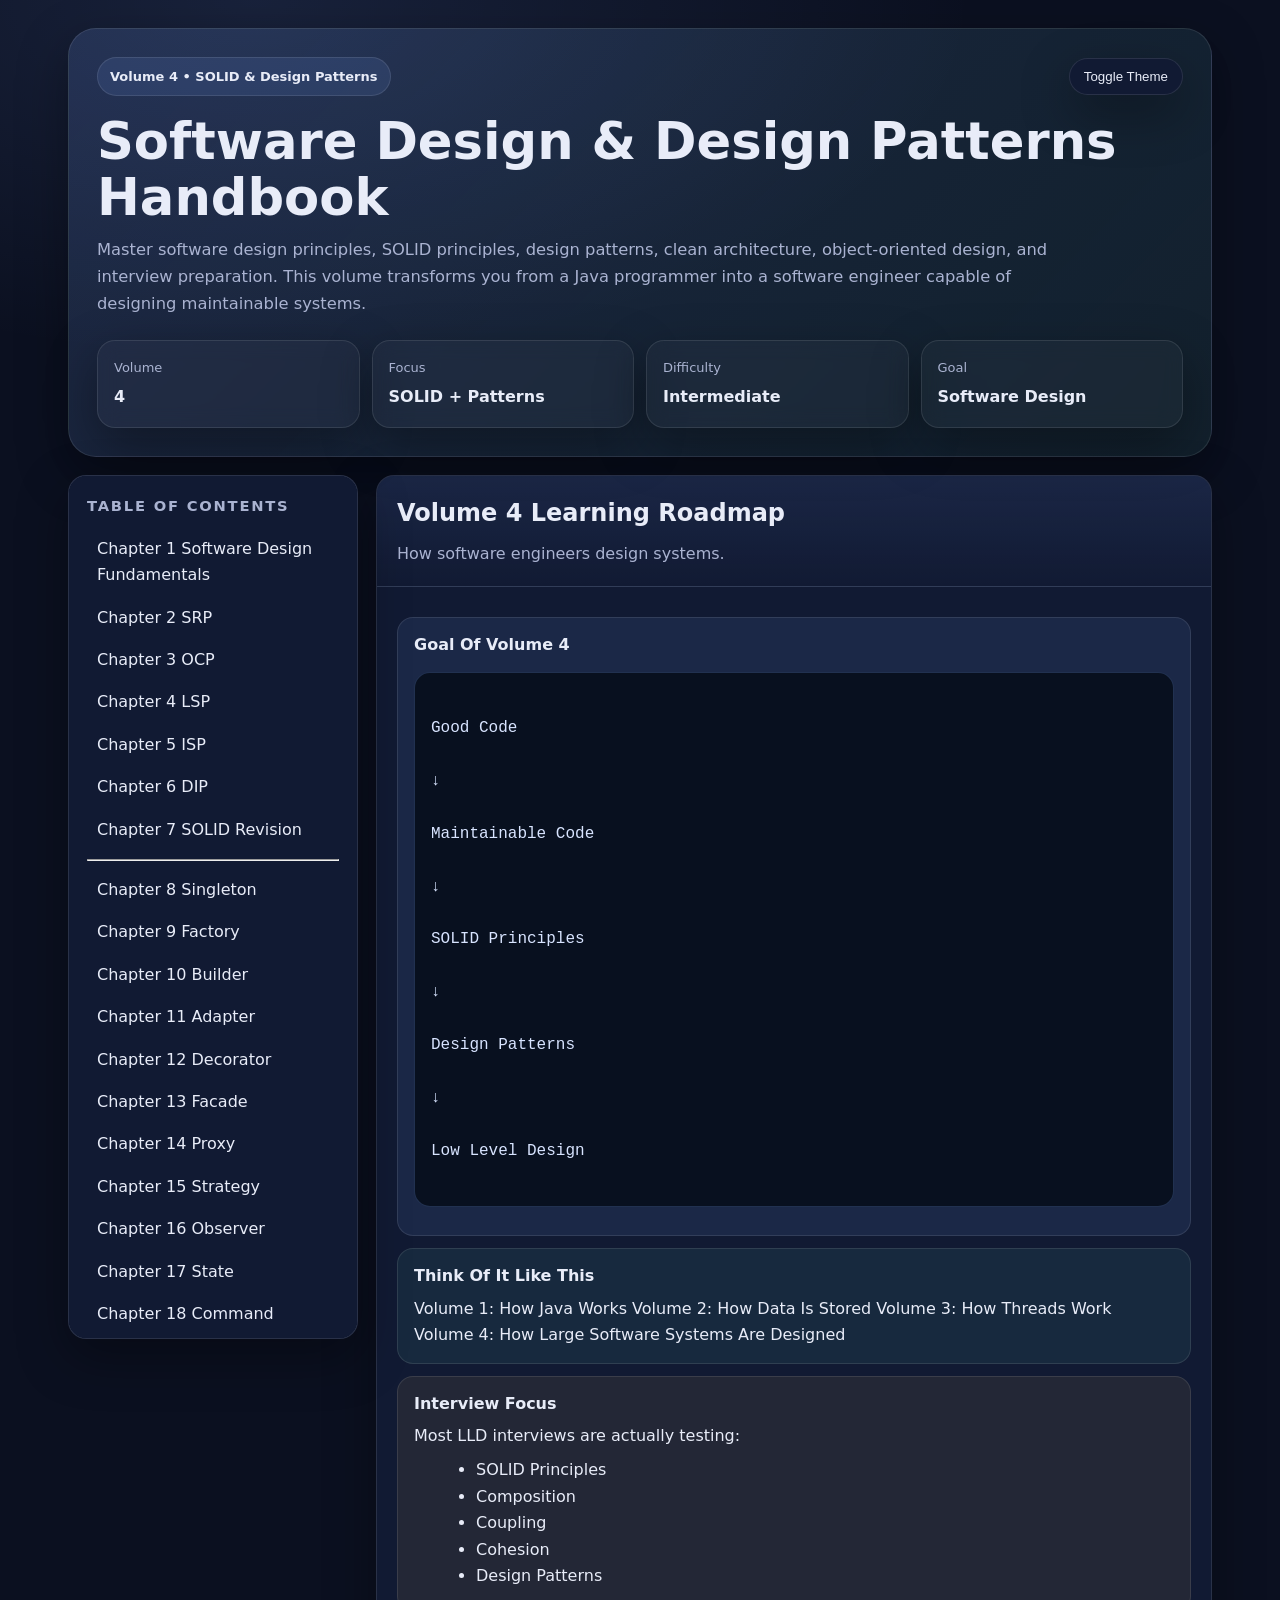
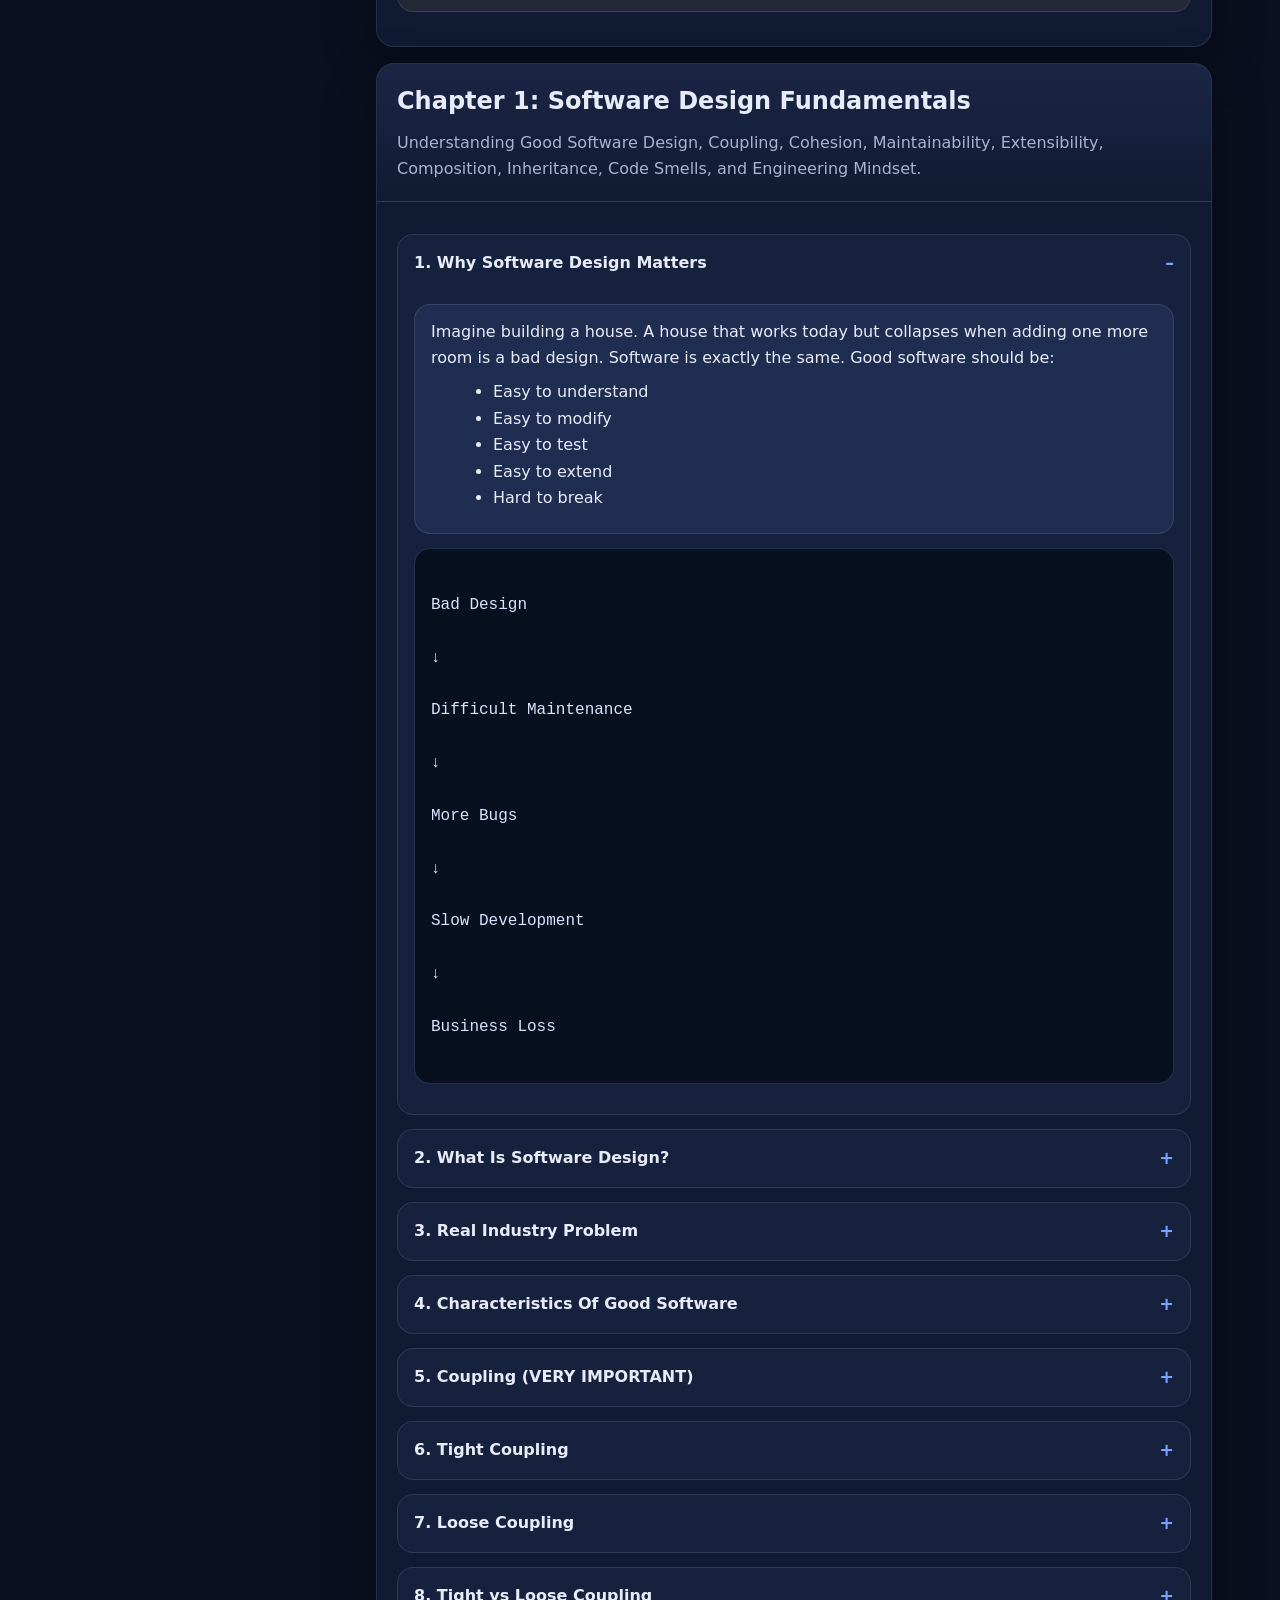
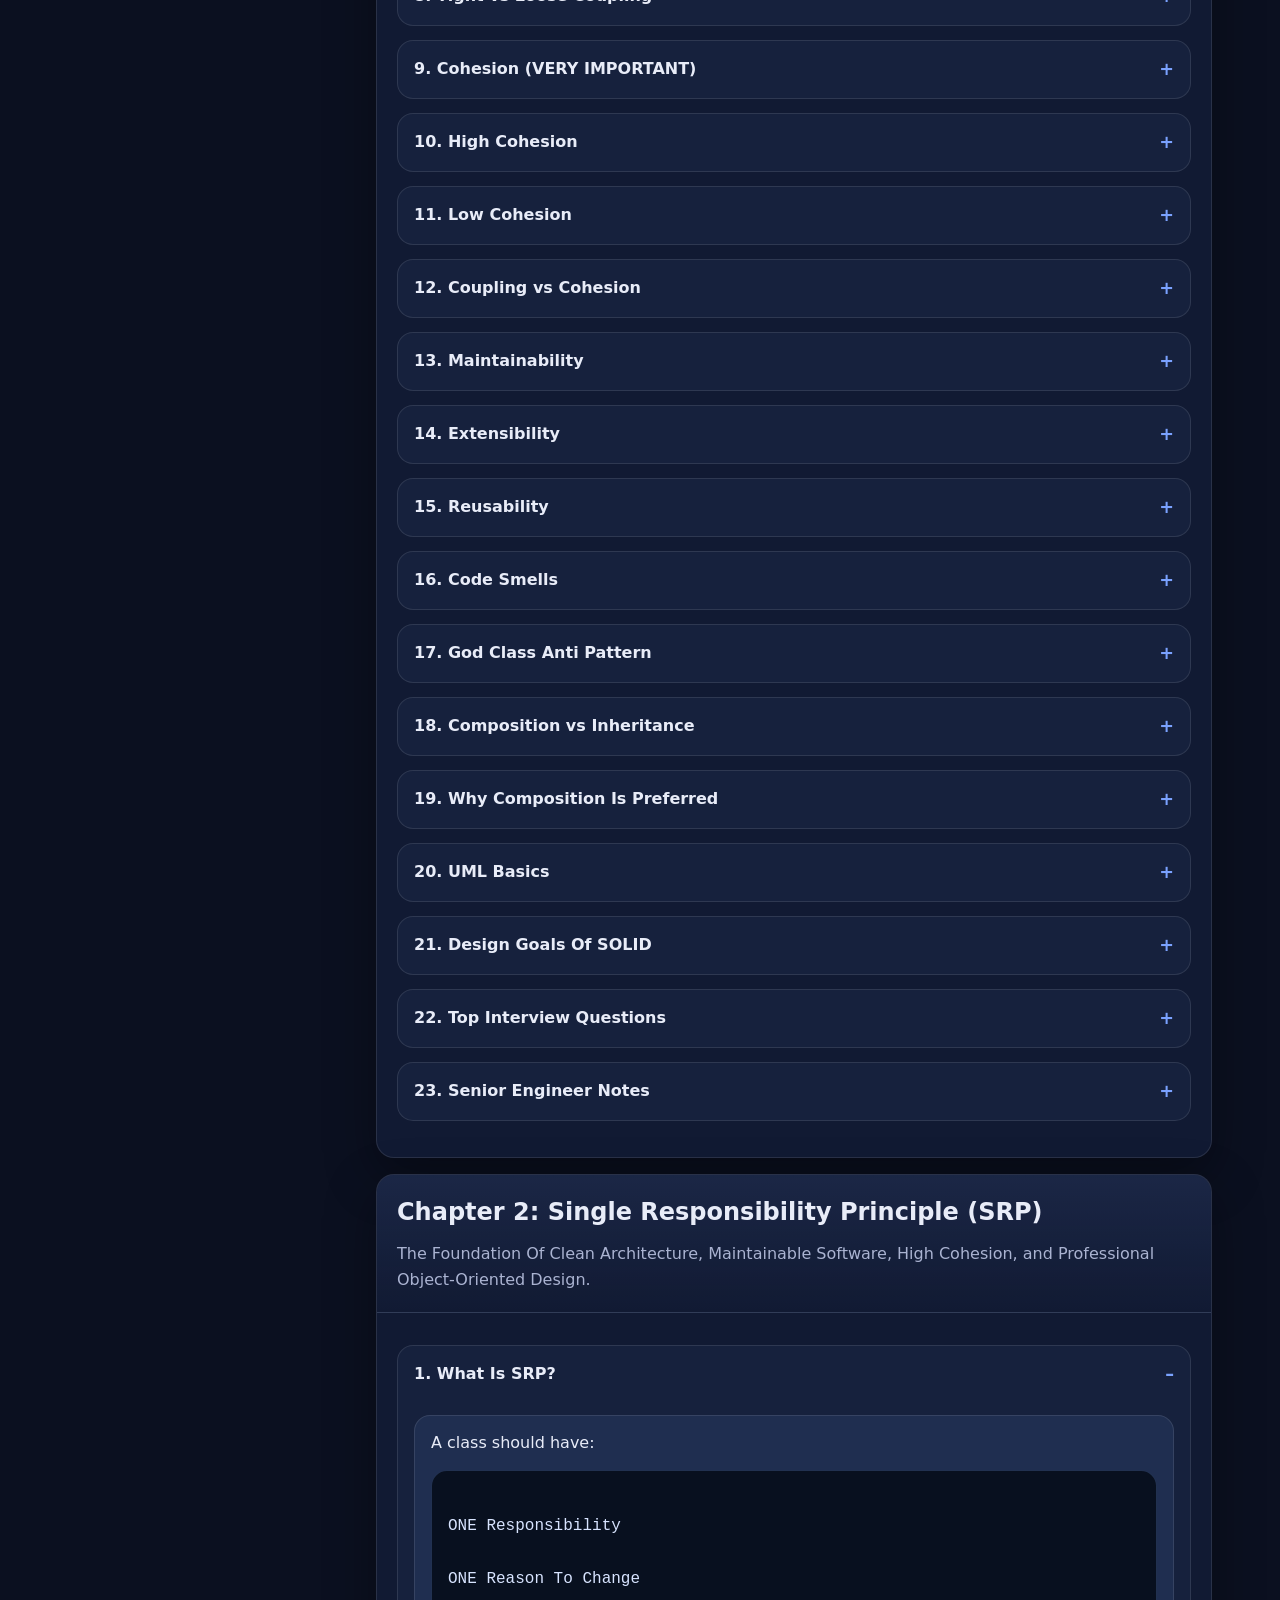
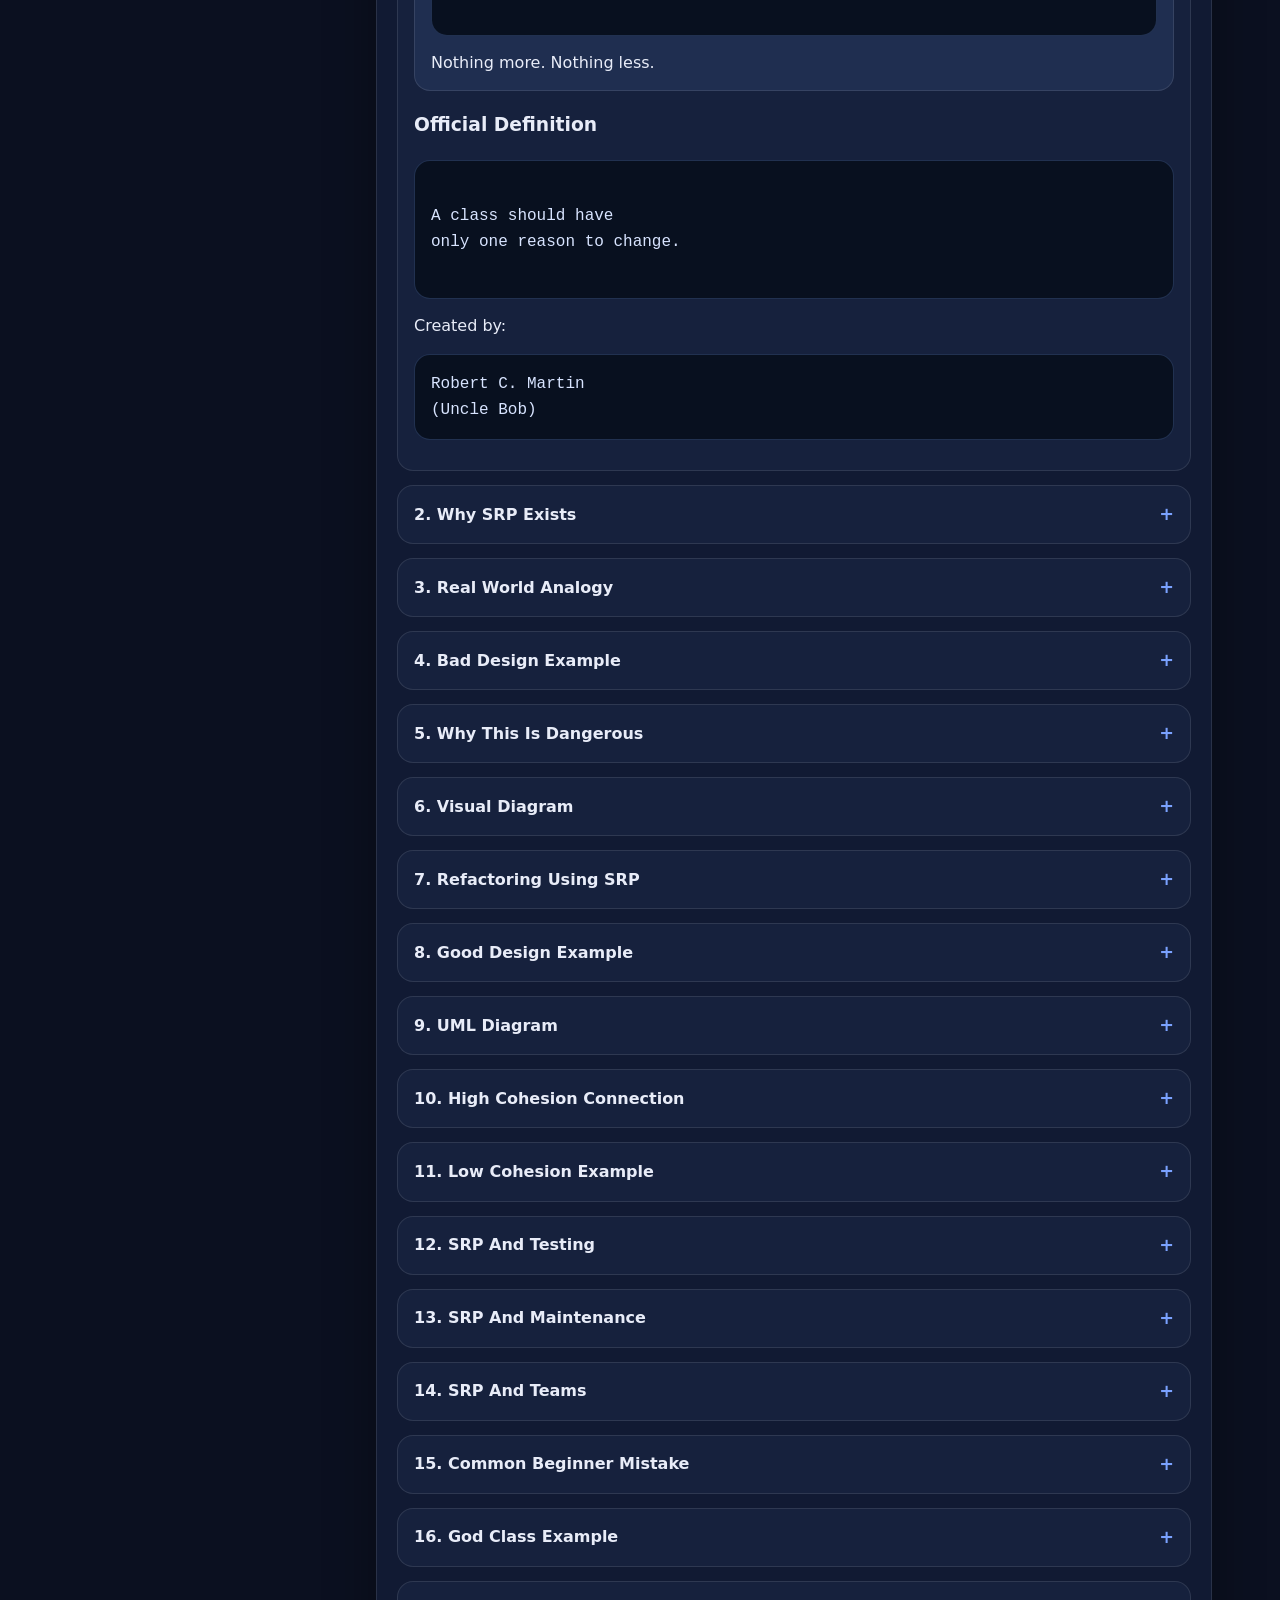
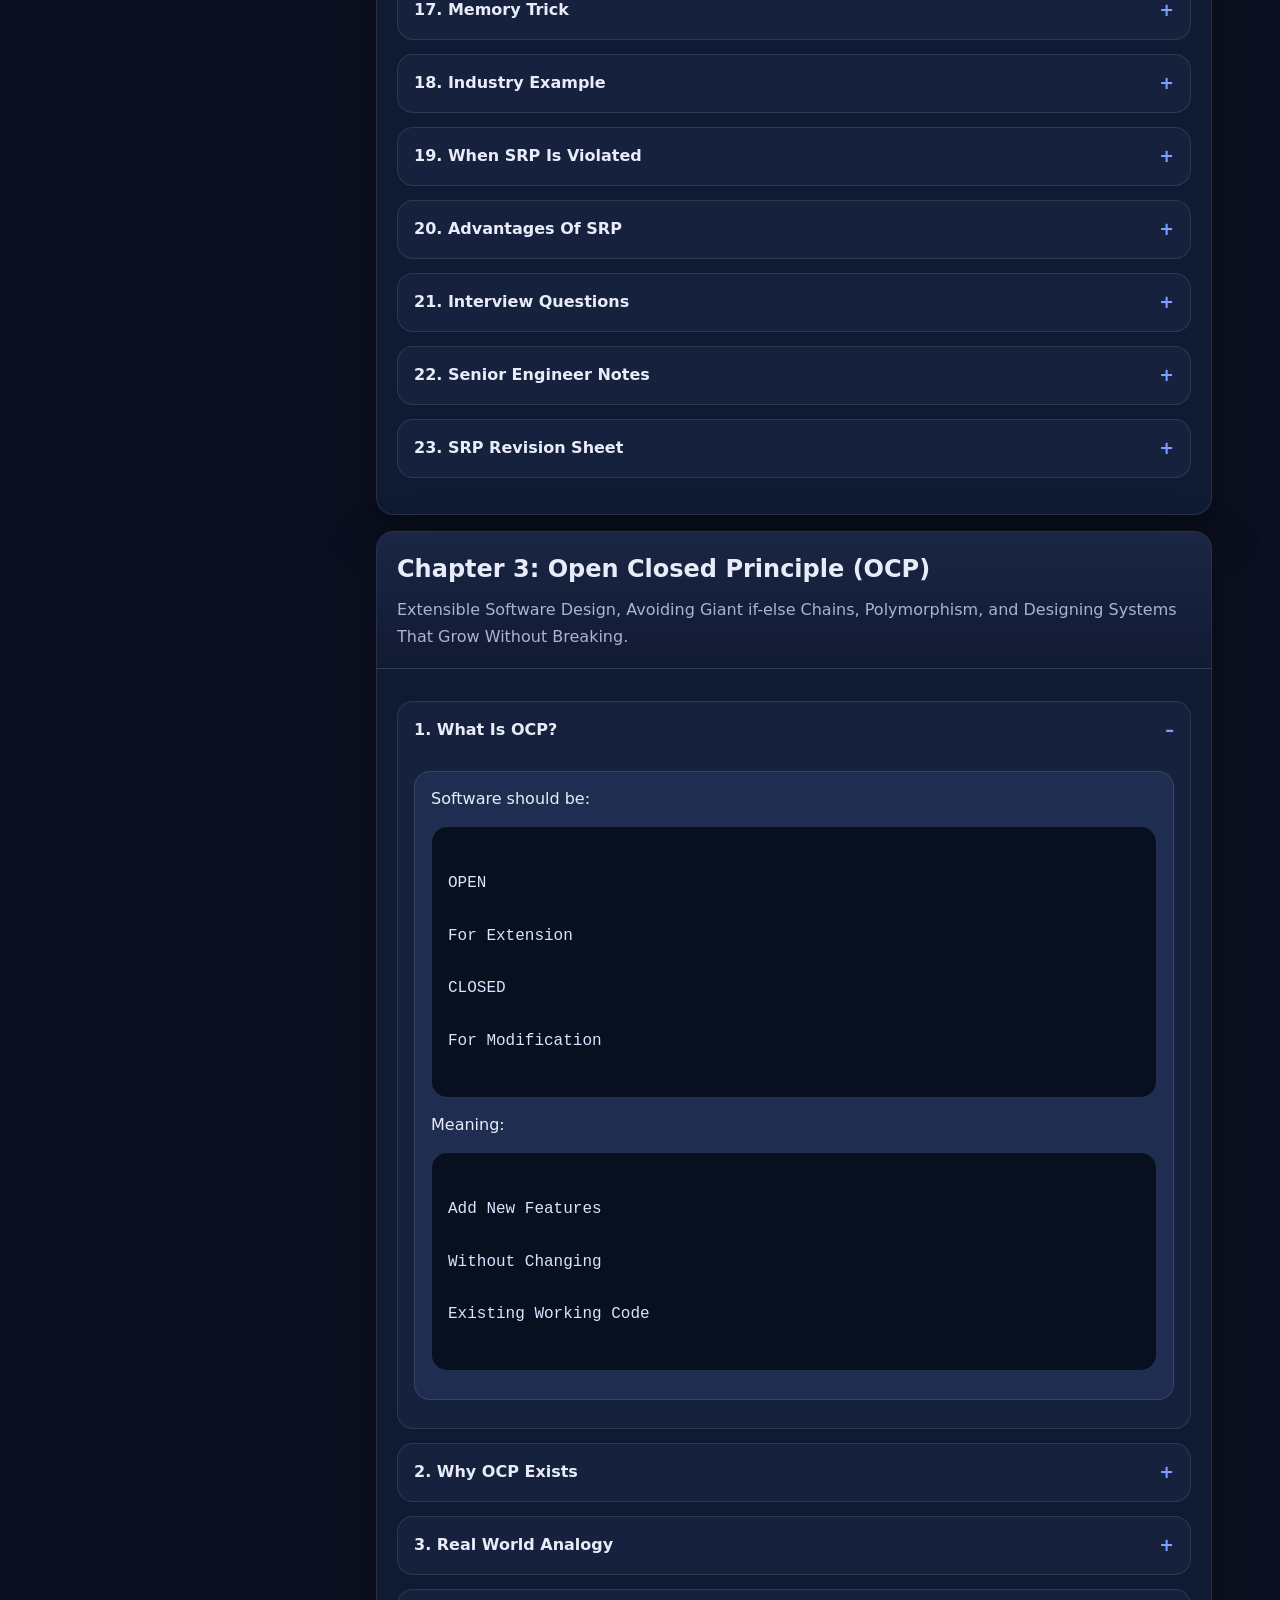
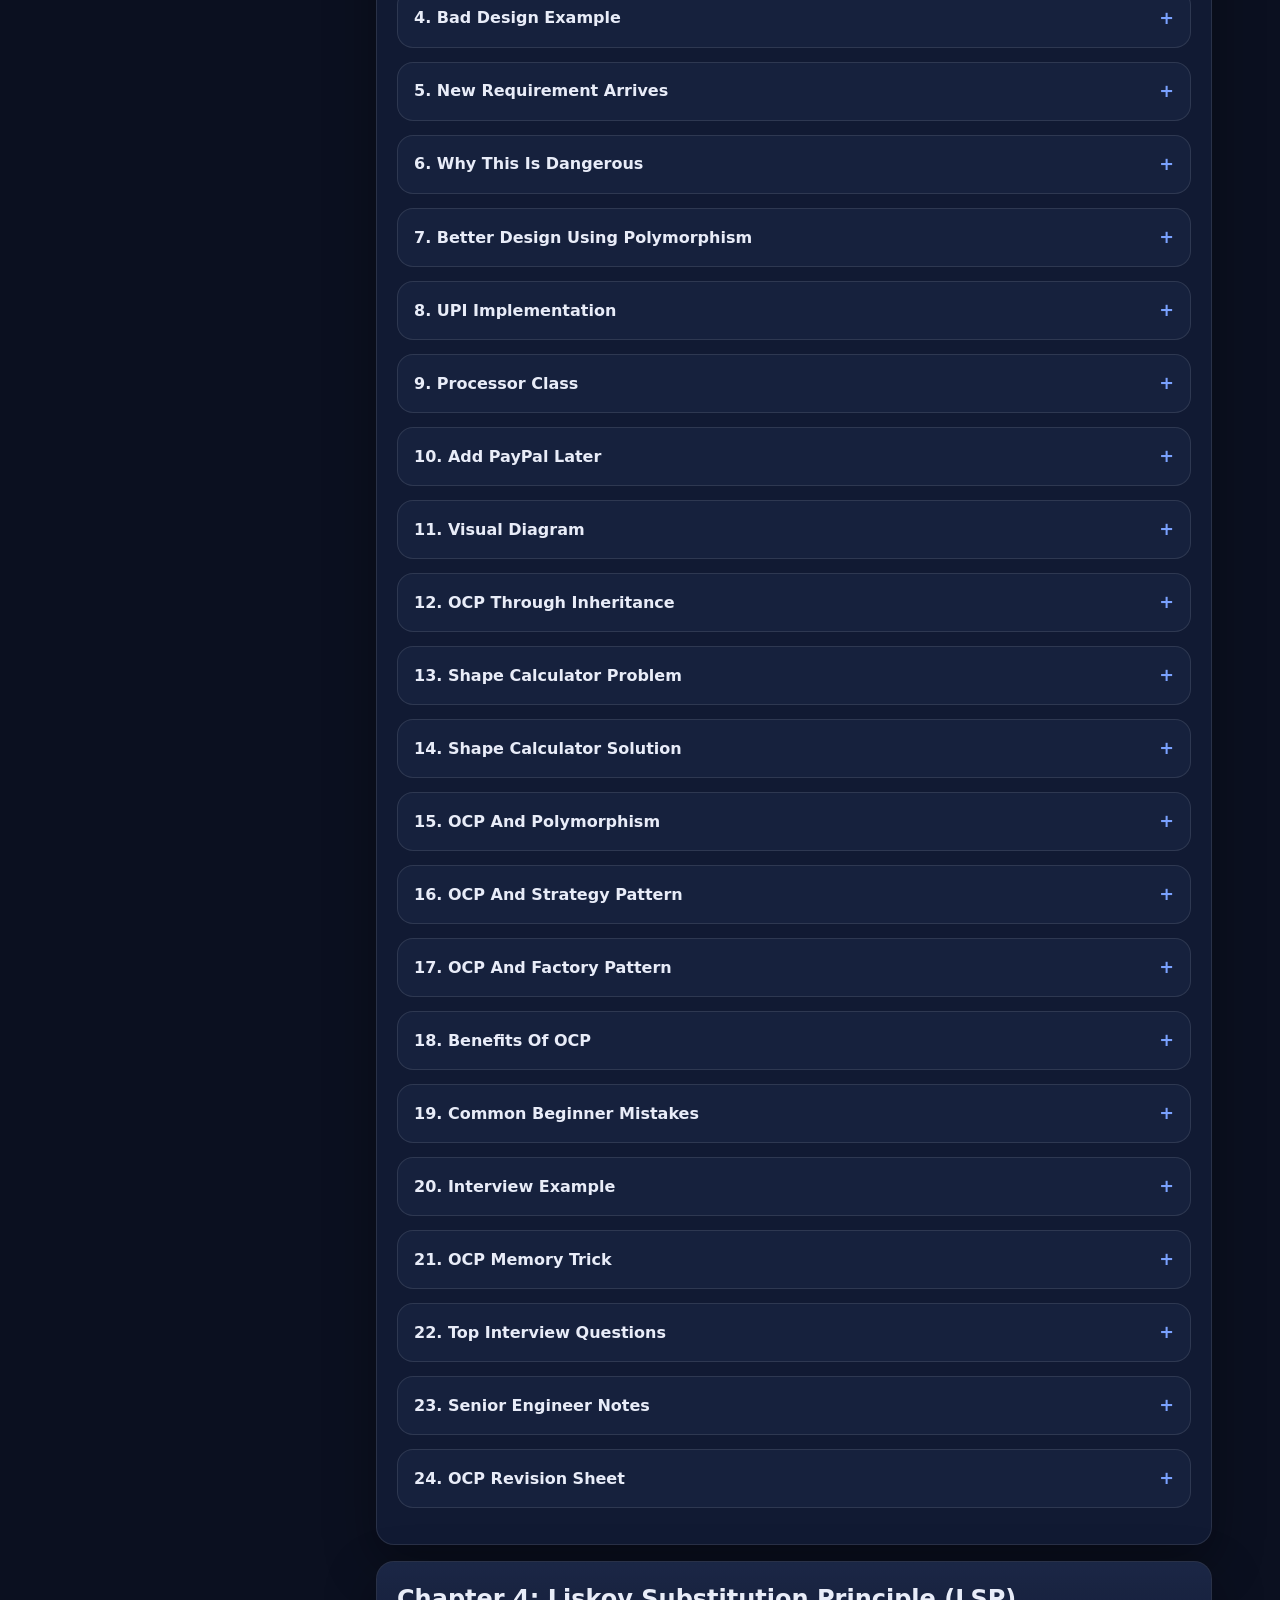
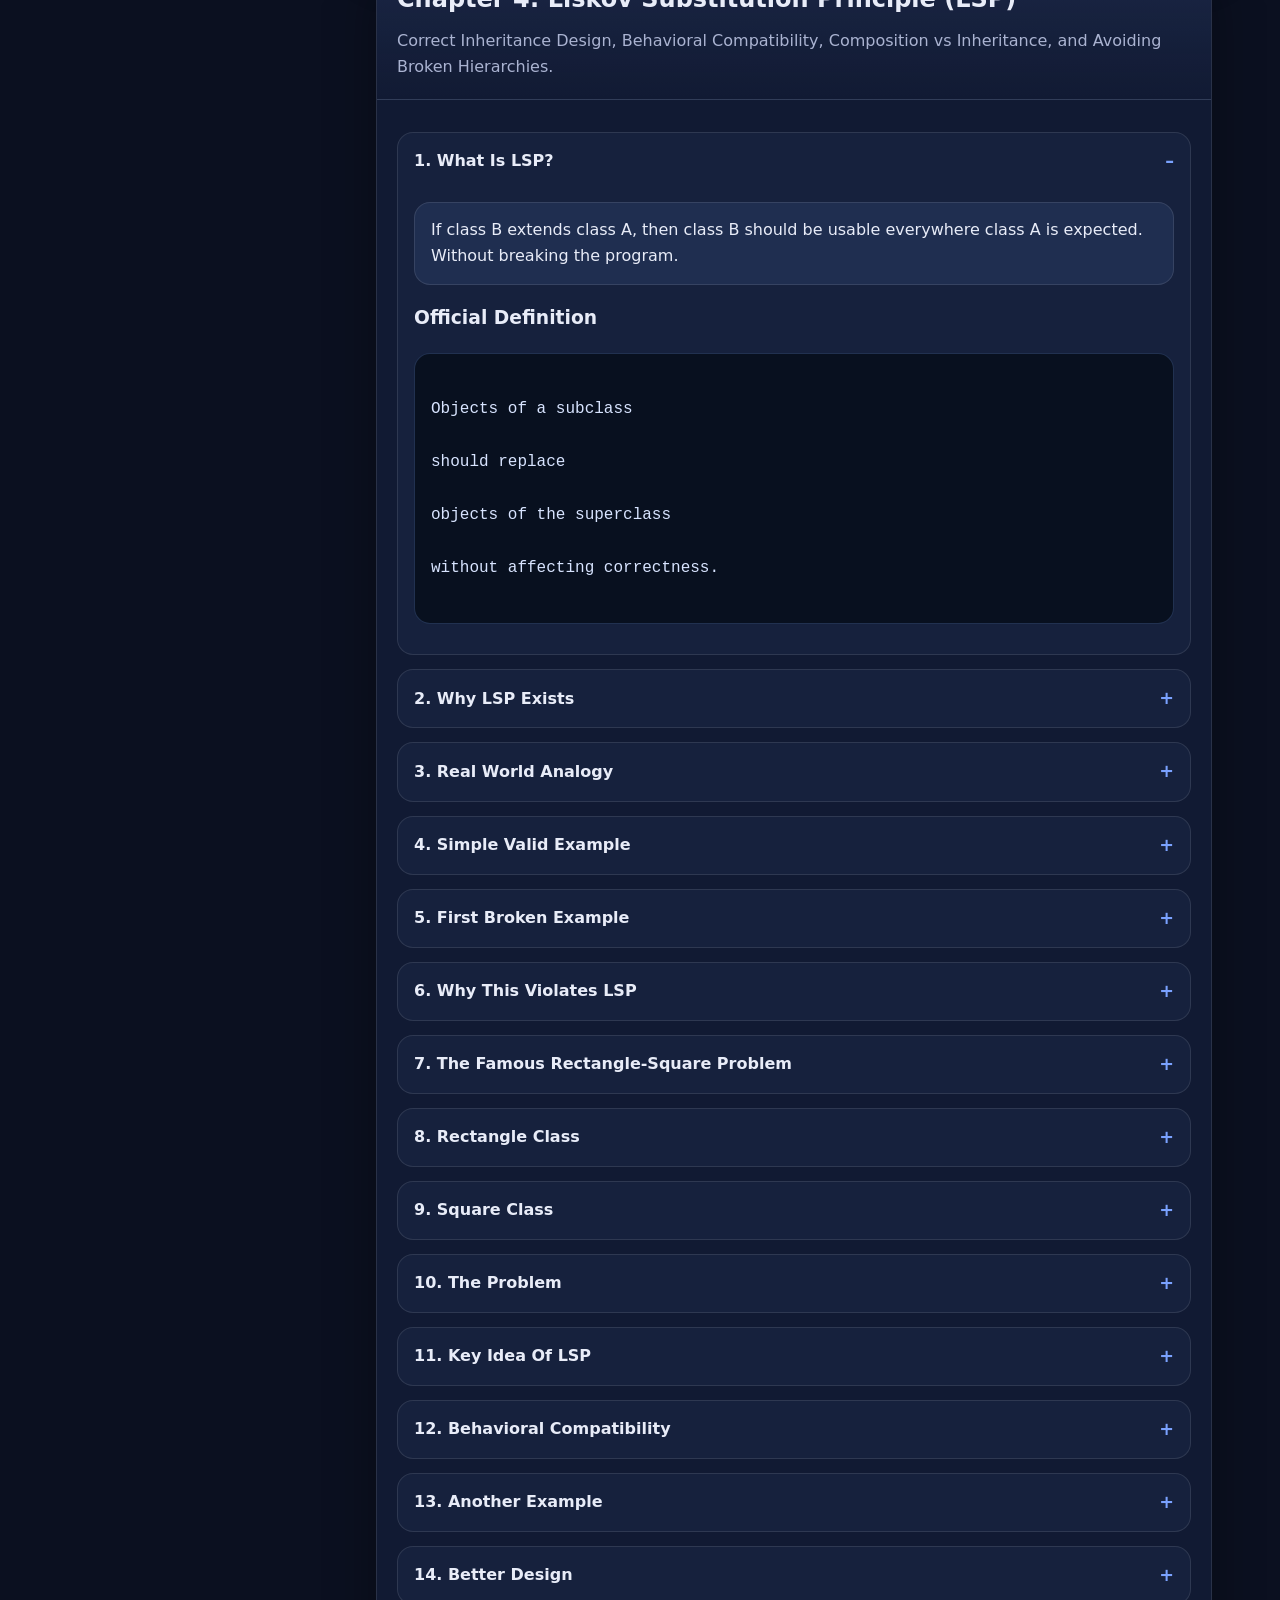
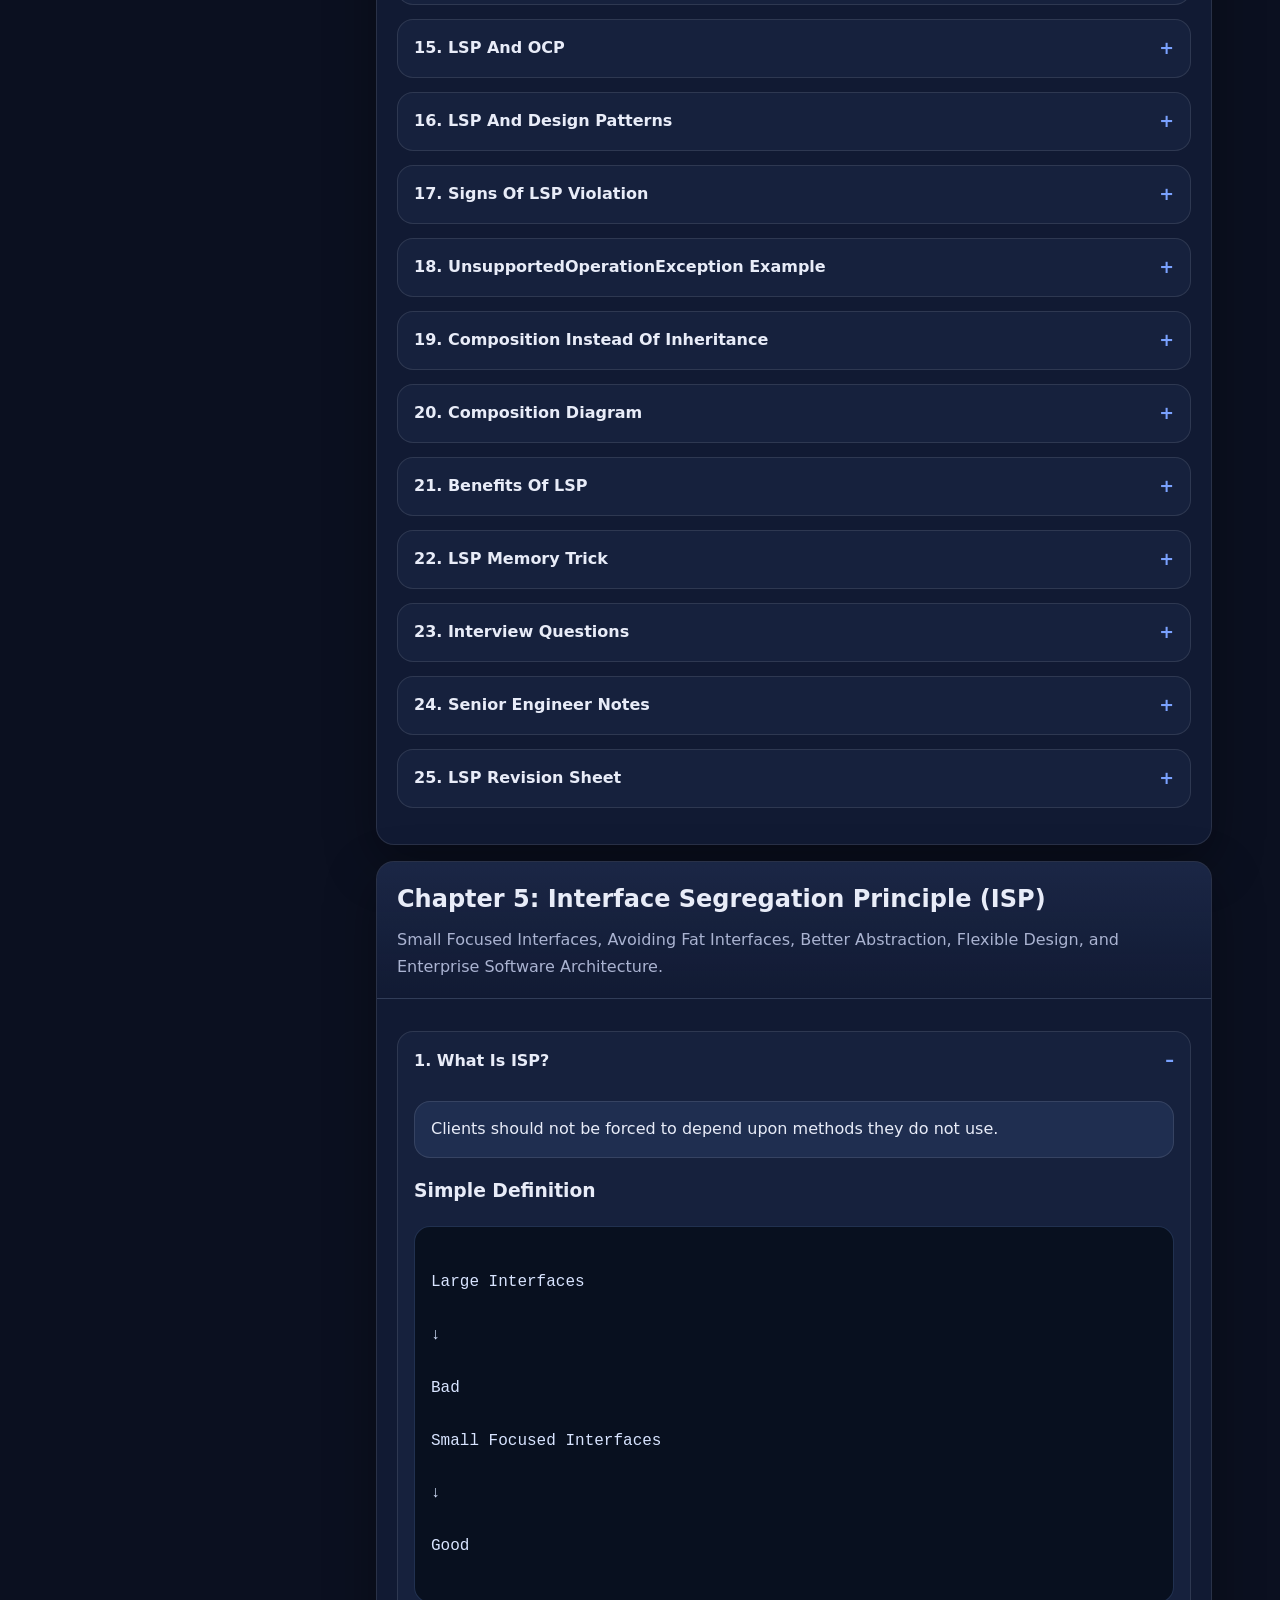
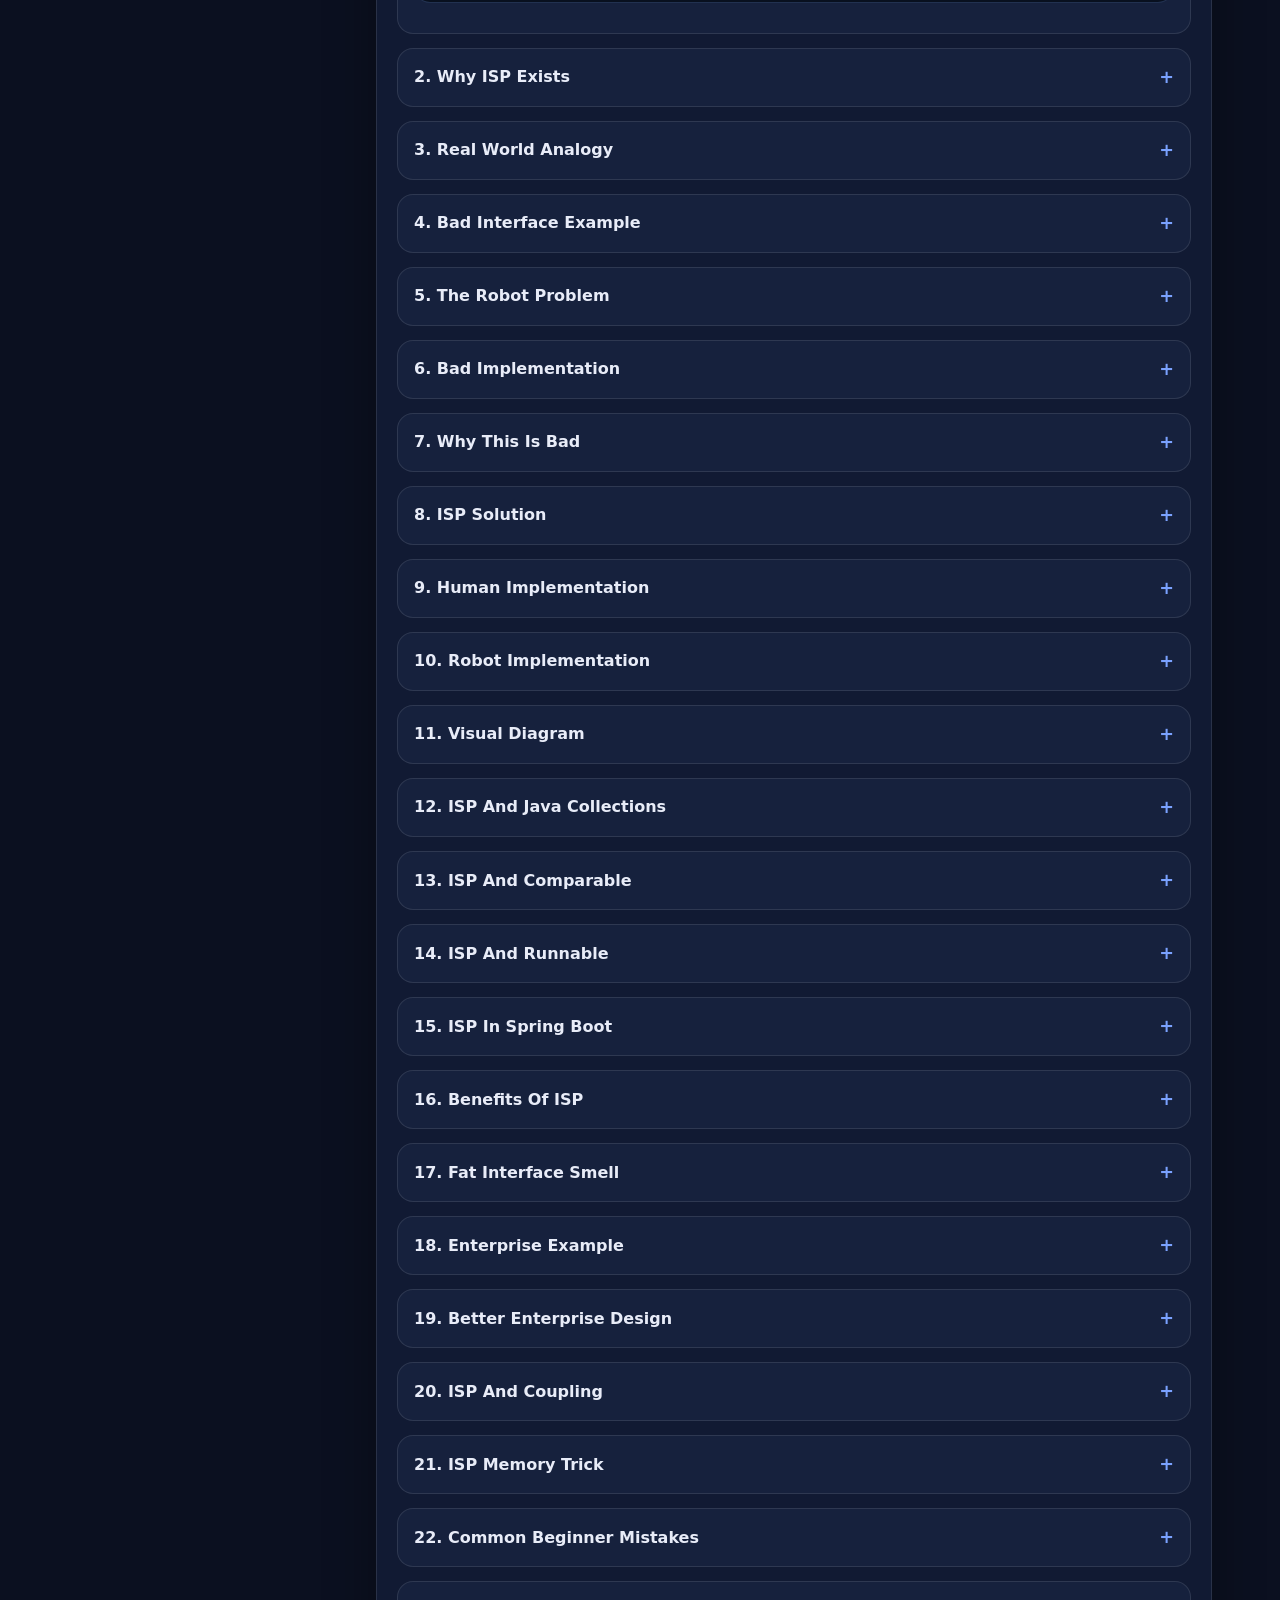
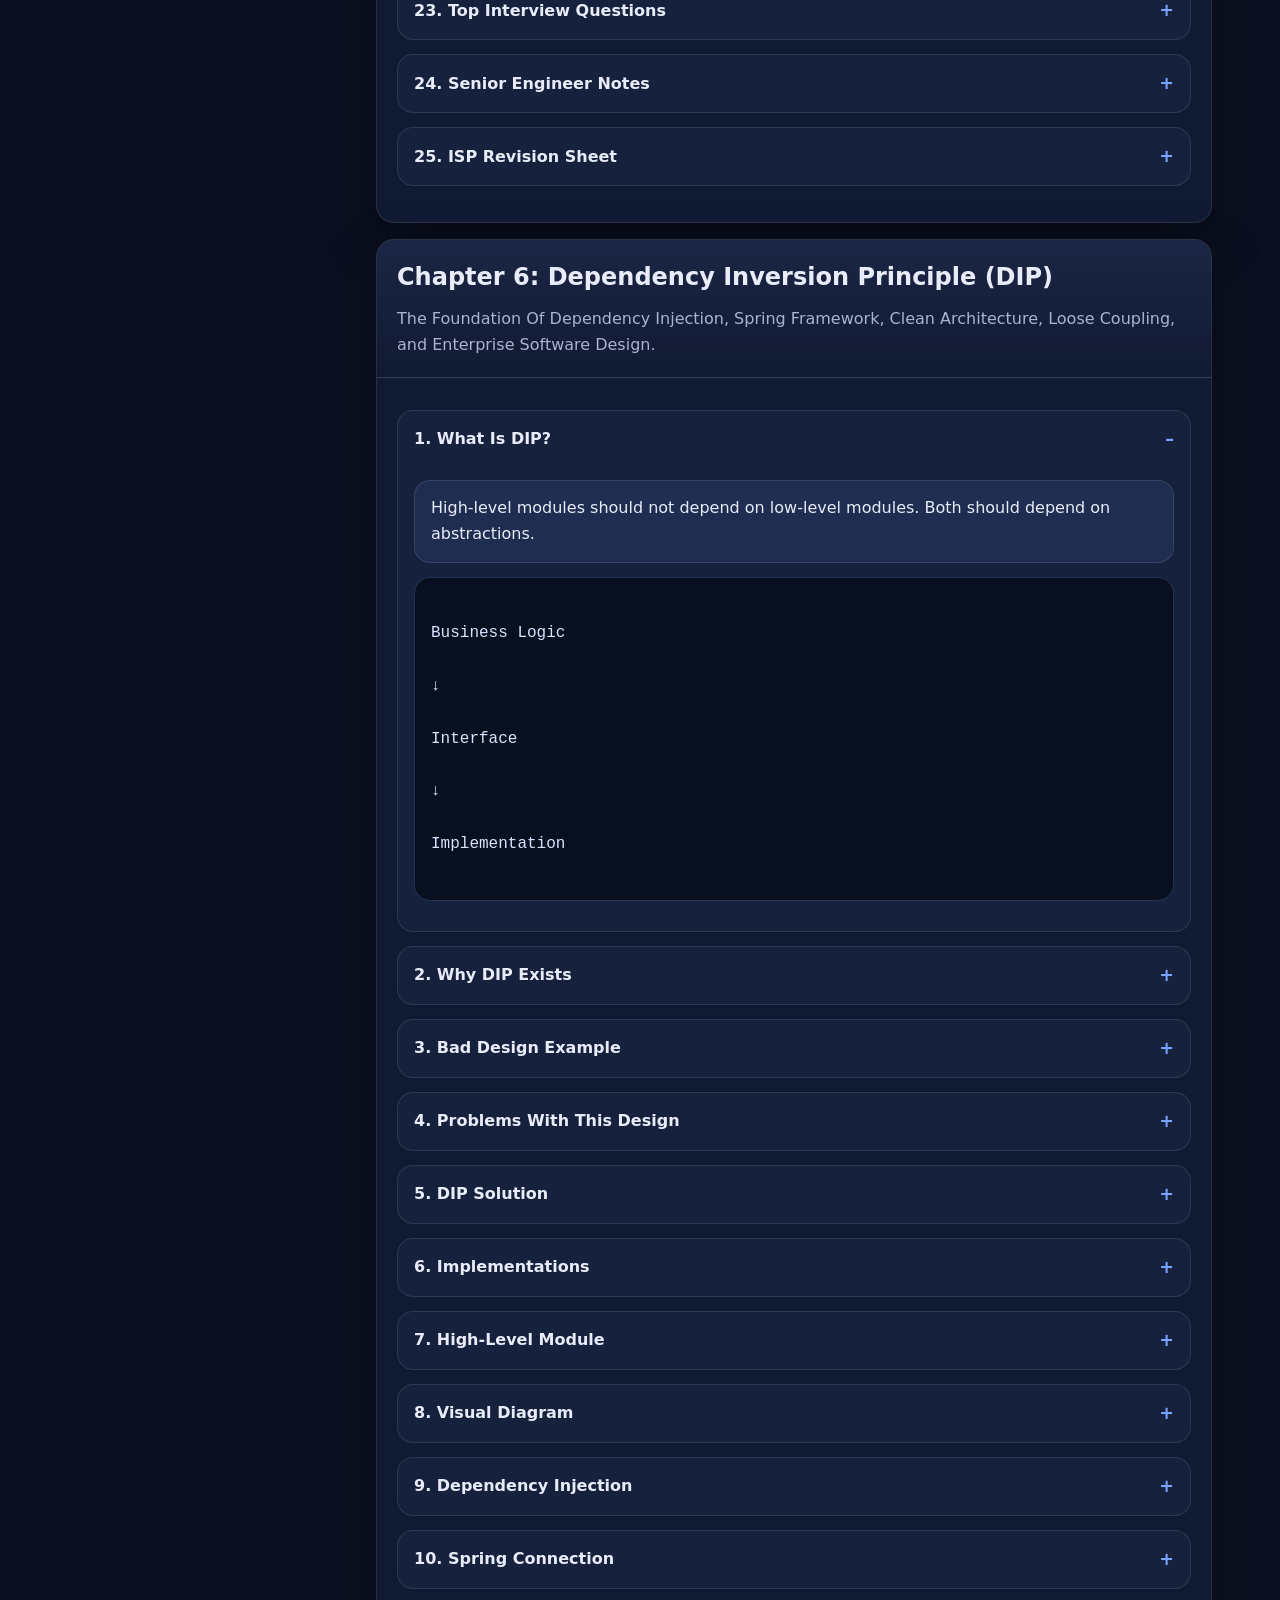
<file: volume4.html>
<!DOCTYPE html>
<html lang="en" data-theme="dark">

<head>
<meta charset="UTF-8">
<meta name="viewport" content="width=device-width, initial-scale=1.0">

<title>
Volume 4 - SOLID Principles & Design Patterns Handbook
</title>

<link rel="stylesheet" href="handbook.css">

<script>
function toggleTheme()
{
    const html = document.documentElement;

    if(html.getAttribute("data-theme") === "dark")
    {
        html.setAttribute("data-theme","light");
        localStorage.setItem("theme","light");
    }
    else
    {
        html.setAttribute("data-theme","dark");
        localStorage.setItem("theme","dark");
    }
}

window.onload = () =>
{
    const saved =
    localStorage.getItem("theme");

    if(saved)
    {
        document.documentElement
        .setAttribute(
            "data-theme",
            saved
        );
    }
};
</script>

</head>

<body>

<div class="wrap">

<header class="hero">

<div class="topbar">

<div class="badge">
Volume 4 • SOLID & Design Patterns
</div>

<button
class="theme-btn"
onclick="toggleTheme()">
Toggle Theme
</button>

</div>

<h1>
Software Design &
Design Patterns Handbook
</h1>

<p class="subtitle">

Master software design principles,
SOLID principles,
design patterns,
clean architecture,
object-oriented design,
and interview preparation.

This volume transforms you from a Java programmer
into a software engineer capable of designing
maintainable systems.

</p>

<div class="meta-grid">

<div class="meta-card">
<div class="k">Volume</div>
<div class="v">4</div>
</div>

<div class="meta-card">
<div class="k">Focus</div>
<div class="v">
SOLID + Patterns
</div>
</div>

<div class="meta-card">
<div class="k">Difficulty</div>
<div class="v">
Intermediate
</div>
</div>

<div class="meta-card">
<div class="k">Goal</div>
<div class="v">
Software Design
</div>
</div>

</div>

</header>

<div class="layout">

<aside>

<h3 class="toc-title">
Table Of Contents
</h3>

<nav class="toc">

<a href="#software-design">
Chapter 1
Software Design Fundamentals
</a>

<a href="#srp">
Chapter 2
SRP
</a>

<a href="#ocp">
Chapter 3
OCP
</a>

<a href="#lsp">
Chapter 4
LSP
</a>

<a href="#isp">
Chapter 5
ISP
</a>

<a href="#dip">
Chapter 6
DIP
</a>

<a href="#solid-revision">
Chapter 7
SOLID Revision
</a>

<hr>

<a href="#singleton">
Chapter 8
Singleton
</a>

<a href="#factory">
Chapter 9
Factory
</a>

<a href="#builder">
Chapter 10
Builder
</a>

<a href="#adapter">
Chapter 11
Adapter
</a>

<a href="#decorator">
Chapter 12
Decorator
</a>

<a href="#facade">
Chapter 13
Facade
</a>

<a href="#proxy">
Chapter 14
Proxy
</a>

<a href="#strategy">
Chapter 15
Strategy
</a>

<a href="#observer">
Chapter 16
Observer
</a>

<a href="#state">
Chapter 17
State
</a>

<a href="#command">
Chapter 18
Command
</a>

<a href="#template-method">
Chapter 19
Template Method
</a>

<a href="#patterns-revision">
Chapter 20
Pattern Revision
</a>

<hr>

<a href="#pattern-selection">
Chapter 21
Pattern Selection Guide
</a>

<a href="#top-interview">
Chapter 22
Top Interview Questions
</a>

<a href="#senior-notes">
Chapter 23
Senior Engineer Notes
</a>

<a href="#volume4-revision">
Chapter 24
Master Revision Handbook
</a>

</nav>

</aside>

<main>

<section>

<div class="section-head">

<h2>
Volume 4 Learning Roadmap
</h2>

<p>
How software engineers design systems.
</p>

</div>

<div class="content">

<div class="callout intuit">

<b>
Goal Of Volume 4
</b>

<pre>

Good Code

↓

Maintainable Code

↓

SOLID Principles

↓

Design Patterns

↓

Low Level Design

</pre>

</div>

<div class="callout analogy">

<b>
Think Of It Like This
</b>

Volume 1:
How Java Works

Volume 2:
How Data Is Stored

Volume 3:
How Threads Work

Volume 4:
How Large Software Systems Are Designed

</div>

<div class="callout interview">

<b>
Interview Focus
</b>

Most LLD interviews are actually testing:

<ul>

<li>SOLID Principles</li>

<li>Composition</li>

<li>Coupling</li>

<li>Cohesion</li>

<li>Design Patterns</li>

</ul>

</div>

</div>

</section>

<!-- ====================================== -->
<!-- CHAPTERS START BELOW -->
<!-- ====================================== -->

<!-- Chapter 1 -->
<section id="software-design">
    <div class="section-head">

<h2>
Chapter 1: Software Design Fundamentals
</h2>

<p>

Understanding Good Software Design,
Coupling,
Cohesion,
Maintainability,
Extensibility,
Composition,
Inheritance,
Code Smells,
and Engineering Mindset.

</p>

</div>

<div class="content">

<details open>

<summary>
1. Why Software Design Matters
</summary>

<div class="inner">

<div class="callout intuit">

Imagine building a house.

A house that works today
but collapses when adding
one more room is a bad design.

Software is exactly the same.

Good software should be:

<ul>

<li>Easy to understand</li>

<li>Easy to modify</li>

<li>Easy to test</li>

<li>Easy to extend</li>

<li>Hard to break</li>

</ul>

</div>

<pre>

Bad Design

↓

Difficult Maintenance

↓

More Bugs

↓

Slow Development

↓

Business Loss

</pre>

</div>

</details>

<!-- ====================================== -->

<details>

<summary>
2. What Is Software Design?
</summary>

<div class="inner">

Definition:

<pre>

Software Design is the process
of organizing classes,
objects,
relationships,
and responsibilities
to create maintainable software.

</pre>

Good software is not judged by:

<pre>
It Works
</pre>

Good software is judged by:

<pre>

Can It Continue Working

After 100 Future Changes?

</pre>

</div>

</details>

<!-- ====================================== -->

<details>

<summary>
3. Real Industry Problem
</summary>

<div class="inner">

Junior Developer:

<pre>

if(paymentType.equals("CARD"))
{
}
else if(paymentType.equals("UPI"))
{
}
else if(paymentType.equals("PAYPAL"))
{
}

</pre>

Works today.

Business adds:

<pre>

APPLE PAY

GOOGLE PAY

CRYPTO

NET BANKING

</pre>

Now code becomes:

<pre>

500 Line If Else Chain

</pre>

Hard to maintain.

Poor design.

</div>

</details>

<!-- ====================================== -->

<details>

<summary>
4. Characteristics Of Good Software
</summary>

<div class="inner">

<table>

<tr>
<th>Property</th>
<th>Meaning</th>
</tr>

<tr>
<td>Maintainable</td>
<td>Easy To Modify</td>
</tr>

<tr>
<td>Extensible</td>
<td>Easy To Add Features</td>
</tr>

<tr>
<td>Readable</td>
<td>Easy To Understand</td>
</tr>

<tr>
<td>Reusable</td>
<td>Use Again</td>
</tr>

<tr>
<td>Testable</td>
<td>Easy To Test</td>
</tr>

<tr>
<td>Scalable</td>
<td>Handles Growth</td>
</tr>

</table>

</div>

</details>

<!-- ====================================== -->

<details>

<summary>
5. Coupling (VERY IMPORTANT)
</summary>

<div class="inner">

<h3>Definition</h3>

<pre>

Coupling

=

Dependency Between Classes

</pre>

Diagram:

<pre>

Class A

↓

Depends On

↓

Class B

</pre>

</div>

</details>

<!-- ====================================== -->

<details>

<summary>
6. Tight Coupling
</summary>

<div class="inner">

Bad Example:

<pre>
class Engine
{
}

class Car
{
   Engine engine =
   new Engine();
}
</pre>

Problem:

<pre>

Car directly creates Engine

Cannot Replace Easily

Hard To Test

</pre>

</div>

</details>

<!-- ====================================== -->

<details>

<summary>
7. Loose Coupling
</summary>

<div class="inner">

Good Example:

<pre>
interface Engine
{
}

class PetrolEngine
implements Engine
{
}

class Car
{
   private Engine engine;

   public Car(
   Engine engine)
   {
      this.engine = engine;
   }
}
</pre>

Benefits:

<ul>

<li>Flexible</li>

<li>Testable</li>

<li>Extensible</li>

</ul>

</div>

</details>

<!-- ====================================== -->

<details>

<summary>
8. Tight vs Loose Coupling
</summary>

<div class="inner">

<table>

<tr>
<th>Tight Coupling</th>
<th>Loose Coupling</th>
</tr>

<tr>
<td>Rigid</td>
<td>Flexible</td>
</tr>

<tr>
<td>Hard Testing</td>
<td>Easy Testing</td>
</tr>

<tr>
<td>Hard Changes</td>
<td>Easy Changes</td>
</tr>

<tr>
<td>Many Dependencies</td>
<td>Minimal Dependencies</td>
</tr>

</table>

</div>

</details>

<!-- ====================================== -->

<details>

<summary>
9. Cohesion (VERY IMPORTANT)
</summary>

<div class="inner">

Definition:

<pre>

How Related
The Responsibilities
Inside A Class Are

</pre>

</div>

</details>

<!-- ====================================== -->

<details>

<summary>
10. High Cohesion
</summary>

<div class="inner">

Good Example:

<pre>
class UserService
{
   createUser();

   updateUser();

   deleteUser();
}
</pre>

Everything relates to users.

Good cohesion.

</div>

</details>

<!-- ====================================== -->

<details>

<summary>
11. Low Cohesion
</summary>

<div class="inner">

Bad Example:

<pre>
class Utility
{
   sendEmail();

   calculateTax();

   connectDatabase();

   printInvoice();
}
</pre>

Unrelated responsibilities.

Bad cohesion.

</div>

</details>

<!-- ====================================== -->

<details>

<summary>
12. Coupling vs Cohesion
</summary>

<div class="inner">

Interview Favorite.

<pre>

Good Design

=

Low Coupling

+

High Cohesion

</pre>

Remember:

<pre>

Coupling

↓

Between Classes

Cohesion

↓

Inside Class

</pre>

</div>

</details>

<!-- ====================================== -->

<details>

<summary>
13. Maintainability
</summary>

<div class="inner">

Question:

<pre>

Can Another Developer

Understand This Code

After 6 Months?

</pre>

If not:

<pre>

Bad Design

</pre>

</div>

</details>

<!-- ====================================== -->

<details>

<summary>
14. Extensibility
</summary>

<div class="inner">

Question:

<pre>

Can We Add Features

Without Breaking Existing Code?

</pre>

If yes:

<pre>

Good Design

</pre>

</div>

</details>

<!-- ====================================== -->

<details>

<summary>
15. Reusability
</summary>

<div class="inner">

Good software:

<pre>

Write Once

Reuse Many Times

</pre>

Example:

<pre>
PaymentValidator
</pre>

Can be reused across projects.

</div>

</details>

<!-- ====================================== -->

<details>

<summary>
16. Code Smells
</summary>

<div class="inner">

Code Smell:

<pre>

Warning Sign

Not Necessarily Bug

</pre>

Examples:

<ul>

<li>Huge Classes</li>

<li>Huge Methods</li>

<li>Duplicate Code</li>

<li>Long Parameter Lists</li>

<li>Too Many if-else</li>

</ul>

</div>

</details>

<!-- ====================================== -->

<details>

<summary>
17. God Class Anti Pattern
</summary>

<div class="inner">

Bad:

<pre>

UserManager

5000 Lines

Everything Inside

</pre>

Problems:

<ul>

<li>Hard To Read</li>

<li>Hard To Test</li>

<li>Hard To Modify</li>

</ul>

</div>

</details>

<!-- ====================================== -->

<details>

<summary>
18. Composition vs Inheritance
</summary>

<div class="inner">

Inheritance:

<pre>

IS-A

</pre>

Example:

<pre>

Dog IS-A Animal

</pre>

Composition:

<pre>

HAS-A

</pre>

Example:

<pre>

Car HAS-A Engine

</pre>

</div>

</details>

<!-- ====================================== -->

<details>

<summary>
19. Why Composition Is Preferred
</summary>

<div class="inner">

Composition provides:

<ul>

<li>Flexibility</li>

<li>Loose Coupling</li>

<li>Easy Testing</li>

<li>Easy Extension</li>

</ul>

Modern design prefers:

<pre>

Composition

Over

Inheritance

</pre>

</div>

</details>

<!-- ====================================== -->

<details>

<summary>
20. UML Basics
</summary>

<div class="inner">

Simple UML:

<pre>

+----------------+
| UserService |
+----------------+
| createUser() |
| updateUser() |
+----------------+

</pre>

Interviewers love UML.

You will use it heavily in Volume 5.

</div>

</details>

<!-- ====================================== -->

<details>

<summary>
21. Design Goals Of SOLID
</summary>

<div class="inner">

SOLID tries to achieve:

<pre>

Low Coupling

High Cohesion

Maintainability

Extensibility

Testability

</pre>

Everything learned above
will be used in the next chapters.

</div>

</details>

<!-- ====================================== -->

<details>

<summary>
22. Top Interview Questions
</summary>

<div class="inner">

<ol>

<li>What is coupling?</li>

<li>What is cohesion?</li>

<li>Difference between coupling and cohesion?</li>

<li>Why low coupling is preferred?</li>

<li>What is a code smell?</li>

<li>What is a God class?</li>

<li>What is maintainability?</li>

<li>What is extensibility?</li>

<li>Composition vs inheritance?</li>

<li>Why composition is preferred?</li>

</ol>

</div>

</details>

<!-- ====================================== -->

<details>

<summary>
23. Senior Engineer Notes
</summary>

<div class="inner">

Junior Developers ask:

<pre>

How Do I Make It Work?

</pre>

Senior Engineers ask:

<pre>

How Will This Look

After 2 Years

And 20 New Features?

</pre>

Software design is about
optimizing for future change.

</div>

</details>

</div>

</section>

<!-- Chapter 2 -->
<section id="srp">


    <div class="section-head">

<h2>
Chapter 2: Single Responsibility Principle (SRP)
</h2>

<p>

The Foundation Of Clean Architecture,
Maintainable Software,
High Cohesion,
and Professional Object-Oriented Design.

</p>

</div>

<div class="content">

<details open>

<summary>
1. What Is SRP?
</summary>

<div class="inner">

<div class="callout intuit">

A class should have:

<pre>

ONE Responsibility

ONE Reason To Change

</pre>

Nothing more.

Nothing less.

</div>

<h3>Official Definition</h3>

<pre>

A class should have
only one reason to change.

</pre>

Created by:

<pre>
Robert C. Martin
(Uncle Bob)
</pre>

</div>

</details>

<!-- ================================= -->

<details>

<summary>
2. Why SRP Exists
</summary>

<div class="inner">

Imagine a restaurant employee.

Bad design:

<pre>

Cook Food

Take Orders

Clean Tables

Manage Payroll

Handle Marketing

</pre>

One person doing everything.

Disaster.

Same thing happens in software.

</div>

</details>

<!-- ================================= -->

<details>

<summary>
3. Real World Analogy
</summary>

<div class="inner">

Hospital Example:

<pre>

Doctor

↓

Treat Patients

</pre>

Accountant:

<pre>

Manage Finances

</pre>

Receptionist:

<pre>

Handle Appointments

</pre>

Each role has one responsibility.

That is SRP.

</div>

</details>

<!-- ================================= -->

<details>

<summary>
4. Bad Design Example
</summary>

<div class="inner">

Suppose we create:

<pre>
class UserManager
{
   createUser();

   saveToDatabase();

   sendEmail();

   generateReport();
}
</pre>

Looks fine initially.

But actually:

<pre>

User Logic

Database Logic

Email Logic

Reporting Logic

</pre>

All mixed together.

</div>

</details>

<!-- ================================= -->

<details>

<summary>
5. Why This Is Dangerous
</summary>

<div class="inner">

Possible changes:

<pre>

Database Changes

↓

Email Changes

↓

Report Changes

</pre>

Every change modifies:

<pre>
UserManager
</pre>

Many reasons to change.

SRP violated.

</div>

</details>

<!-- ================================= -->

<details>

<summary>
6. Visual Diagram
</summary>

<div class="inner">

Bad Design:

<pre>

UserManager

|
+-- User Logic

|
+-- Database Logic

|
+-- Email Logic

|
+-- Report Logic

</pre>

Too many responsibilities.

</div>

</details>

<!-- ================================= -->

<details>

<summary>
7. Refactoring Using SRP
</summary>

<div class="inner">

Split responsibilities.

<pre>

UserService

DatabaseService

EmailService

ReportService

</pre>

Now each class has one job.

</div>

</details>

<!-- ================================= -->

<details>

<summary>
8. Good Design Example
</summary>

<div class="inner">

<pre>
class UserService
{
   createUser();
}

class EmailService
{
   sendEmail();
}

class ReportService
{
   generateReport();
}

class DatabaseService
{
   saveUser();
}
</pre>

Each class has one reason to change.

SRP achieved.

</div>

</details>

<!-- ================================= -->

<details>

<summary>
9. UML Diagram
</summary>

<div class="inner">

<pre>

+----------------+
| UserService |
+----------------+
| createUser() |
+----------------+

+----------------+
| EmailService |
+----------------+
| sendEmail() |
+----------------+

+----------------+
| ReportService |
+----------------+
| generateReport() |
+----------------+

+----------------+
| DatabaseService |
+----------------+
| saveUser() |
+----------------+

</pre>

</div>

</details>

<!-- ================================= -->

<details>

<summary>
10. High Cohesion Connection
</summary>

<div class="inner">

SRP creates:

<pre>

High Cohesion

</pre>

Good Example:

<pre>
UserService
</pre>

contains:

<pre>

createUser()

deleteUser()

updateUser()

</pre>

All related.

High cohesion.

</div>

</details>

<!-- ================================= -->

<details>

<summary>
11. Low Cohesion Example
</summary>

<div class="inner">

Bad:

<pre>
UtilityClass
{
   sendEmail();

   calculateTax();

   saveFile();

   printInvoice();
}
</pre>

Unrelated responsibilities.

Low cohesion.

</div>

</details>

<!-- ================================= -->

<details>

<summary>
12. SRP And Testing
</summary>

<div class="inner">

Bad Design:

<pre>

Test User Logic

↓

Database Starts Failing

</pre>

Tests become difficult.

Good Design:

<pre>

Test UserService

Only User Logic

</pre>

Easy testing.

</div>

</details>

<!-- ================================= -->

<details>

<summary>
13. SRP And Maintenance
</summary>

<div class="inner">

Suppose email provider changes.

Bad Design:

<pre>

Modify Huge Class

Risk Breaking Everything

</pre>

Good Design:

<pre>

Modify EmailService Only

</pre>

Much safer.

</div>

</details>

<!-- ================================= -->

<details>

<summary>
14. SRP And Teams
</summary>

<div class="inner">

Large companies:

<pre>

Backend Team

Database Team

Analytics Team

</pre>

Separate responsibilities.

Classes should follow same idea.

</div>

</details>

<!-- ================================= -->

<details>

<summary>
15. Common Beginner Mistake
</summary>

<div class="inner">

Mistake:

<pre>

One Class

↓

Everything Inside

</pre>

Called:

<pre>

God Class

</pre>

Usually:

<pre>

2000+

Lines

</pre>

Very difficult to maintain.

</div>

</details>

<!-- ================================= -->

<details>

<summary>
16. God Class Example
</summary>

<div class="inner">

<pre>
class ApplicationManager
{
   login();

   register();

   sendEmail();

   saveData();

   exportPDF();

   printReport();

   processPayment();

   generateInvoice();
}
</pre>

Too many jobs.

SRP violated.

</div>

</details>

<!-- ================================= -->

<details>

<summary>
17. Memory Trick
</summary>

<div class="inner">

Remember:

<pre>

SRP

↓

Single Responsibility Principle

↓

Single Reason To Change

</pre>

Interview keyword:

<pre>

Reason To Change

</pre>

</div>

</details>

<!-- ================================= -->

<details>

<summary>
18. Industry Example
</summary>

<div class="inner">

E-Commerce System:

<pre>

OrderService

↓

Order Logic

</pre>

<pre>

PaymentService

↓

Payment Logic

</pre>

<pre>

NotificationService

↓

Emails & SMS

</pre>

Each service follows SRP.

</div>

</details>

<!-- ================================= -->

<details>

<summary>
19. When SRP Is Violated
</summary>

<div class="inner">

Warning Signs:

<ul>

<li>Huge Class</li>

<li>Huge Method</li>

<li>Many Unrelated Functions</li>

<li>Multiple Teams Editing Same Class</li>

<li>Frequent Merge Conflicts</li>

</ul>

</div>

</details>

<!-- ================================= -->

<details>

<summary>
20. Advantages Of SRP
</summary>

<div class="inner">

<ul>

<li>Easy Testing</li>

<li>Easy Maintenance</li>

<li>Easy Extension</li>

<li>High Cohesion</li>

<li>Cleaner Code</li>

<li>Lower Bugs</li>

</ul>

</div>

</details>

<!-- ================================= -->

<details>

<summary>
21. Interview Questions
</summary>

<div class="inner">

<ol>

<li>What is SRP?</li>

<li>What is meant by one reason to change?</li>

<li>How does SRP improve maintainability?</li>

<li>What is a God class?</li>

<li>How does SRP affect testing?</li>

<li>How is SRP related to cohesion?</li>

<li>Can a class have two responsibilities?</li>

<li>What are signs SRP is violated?</li>

<li>Give a real-world example of SRP.</li>

<li>How does SRP help large teams?</li>

</ol>

</div>

</details>

<!-- ================================= -->

<details>

<summary>
22. Senior Engineer Notes
</summary>

<div class="inner">

Junior Developers:

<pre>

Can I Put It In This Class?

</pre>

Senior Developers:

<pre>

Should It Belong In This Class?

</pre>

That question is the essence of SRP.

Good design is not about
making classes bigger.

It is about assigning
responsibilities correctly.

</div>

</details>

<!-- ================================= -->

<details>

<summary>
23. SRP Revision Sheet
</summary>

<div class="inner">

<pre>

SRP

↓

One Responsibility

↓

One Reason To Change

↓

High Cohesion

↓

Easy Testing

↓

Easy Maintenance

</pre>

Remember:

<pre>

Low Coupling

+

High Cohesion

=

Good Design

</pre>

</div>

</details>

</div>



</section>

<!-- Chapter 3 -->
<section id="ocp">

    <div class="section-head">

<h2>
Chapter 3: Open Closed Principle (OCP)
</h2>

<p>

Extensible Software Design,
Avoiding Giant if-else Chains,
Polymorphism,
and Designing Systems That Grow Without Breaking.

</p>

</div>

<div class="content">

<details open>

<summary>
1. What Is OCP?
</summary>

<div class="inner">

<div class="callout intuit">

Software should be:

<pre>

OPEN

For Extension

CLOSED

For Modification

</pre>

Meaning:

<pre>

Add New Features

Without Changing

Existing Working Code

</pre>

</div>

</div>

</details>

<!-- ================================= -->

<details>

<summary>
2. Why OCP Exists
</summary>

<div class="inner">

Imagine:

<pre>

Feature Works

↓

New Requirement Comes

↓

Modify Existing Code

↓

Old Feature Breaks

</pre>

This happens constantly.

OCP tries to prevent this.

</div>

</details>

<!-- ================================= -->

<details>

<summary>
3. Real World Analogy
</summary>

<div class="inner">

Phone Charger.

You can connect:

<pre>

Samsung

iPhone

Tablet

Power Bank

</pre>

without redesigning electricity.

System is:

<pre>

Closed For Modification

Open For Extension

</pre>

</div>

</details>

<!-- ================================= -->

<details>

<summary>
4. Bad Design Example
</summary>

<div class="inner">

Suppose we build payment processing.

<pre>
class PaymentProcessor
{
    public void pay(String type)
    {
        if(type.equals("CARD"))
        {
            System.out.println("Card");
        }
        else if(type.equals("UPI"))
        {
            System.out.println("UPI");
        }
    }
}
</pre>

Works today.

Looks fine.

But wait.

</div>

</details>

<!-- ================================= -->

<details>

<summary>
5. New Requirement Arrives
</summary>

<div class="inner">

Business says:

<pre>

Add PayPal

</pre>

Now modify:

<pre>
else if(type.equals("PAYPAL"))
{
}
</pre>

Next month:

<pre>

Add Crypto

</pre>

Modify again.

Next month:

<pre>

Add Apple Pay

</pre>

Modify again.

OCP violated.

</div>

</details>

<!-- ================================= -->

<details>

<summary>
6. Why This Is Dangerous
</summary>

<div class="inner">

Every change:

<pre>

Touch Existing Code

↓

Risk New Bugs

↓

Retesting Required

</pre>

Large systems become fragile.

</div>

</details>

<!-- ================================= -->

<details>

<summary>
7. Better Design Using Polymorphism
</summary>

<div class="inner">

Create abstraction.

<pre>
interface PaymentMethod
{
    void pay();
}
</pre>

Implementations:

<pre>
class CardPayment
implements PaymentMethod
{
    public void pay()
    {
        System.out.println("Card");
    }
}
</pre>

</div>

</details>

<!-- ================================= -->

<details>

<summary>
8. UPI Implementation
</summary>

<div class="inner">

<pre>
class UpiPayment
implements PaymentMethod
{
    public void pay()
    {
        System.out.println("UPI");
    }
}
</pre>

</div>

</details>

<!-- ================================= -->

<details>

<summary>
9. Processor Class
</summary>

<div class="inner">

<pre>
class PaymentProcessor
{
    public void process(
    PaymentMethod payment)
    {
        payment.pay();
    }
}
</pre>

Notice:

<pre>

No if

No switch

No modification

</pre>

</div>

</details>

<!-- ================================= -->

<details>

<summary>
10. Add PayPal Later
</summary>

<div class="inner">

New Feature:

<pre>
class PaypalPayment
implements PaymentMethod
{
    public void pay()
    {
        System.out.println(
        "Paypal"
        );
    }
}
</pre>

Existing code unchanged.

OCP achieved.

</div>

</details>

<!-- ================================= -->

<details>

<summary>
11. Visual Diagram
</summary>

<div class="inner">

<pre>

PaymentMethod

|

+------------------+

|        |         |

Card UPI Paypal

</pre>

New payment methods:

<pre>

GooglePay

Crypto

ApplePay

</pre>

Add classes.

No modification.

</div>

</details>

<!-- ================================= -->

<details>

<summary>
12. OCP Through Inheritance
</summary>

<div class="inner">

Base class:

<pre>
abstract class Shape
{
   abstract double area();
}
</pre>

Extensions:

<pre>
Circle

Rectangle

Triangle
</pre>

New shapes can be added later.

</div>

</details>

<!-- ================================= -->

<details>

<summary>
13. Shape Calculator Problem
</summary>

<div class="inner">

Bad:

<pre>
if(shape.equals("Circle"))
{
}
else if(shape.equals("Rectangle"))
{
}
</pre>

Every new shape requires modification.

OCP violation.

</div>

</details>

<!-- ================================= -->

<details>

<summary>
14. Shape Calculator Solution
</summary>

<div class="inner">

<pre>
abstract class Shape
{
   abstract double area();
}
</pre>

Usage:

<pre>
shape.area();
</pre>

No condition checks.

Polymorphism handles behavior.

</div>

</details>

<!-- ================================= -->

<details>

<summary>
15. OCP And Polymorphism
</summary>

<div class="inner">

OCP depends heavily on:

<pre>

Interfaces

Abstract Classes

Method Overriding

Dynamic Dispatch

</pre>

This is why OOP matters.

</div>

</details>

<!-- ================================= -->

<details>

<summary>
16. OCP And Strategy Pattern
</summary>

<div class="inner">

Future Chapter:

<pre>

Strategy Pattern

</pre>

is one of the best examples of OCP.

Behavior changes.

Existing code stays untouched.

</div>

</details>

<!-- ================================= -->

<details>

<summary>
17. OCP And Factory Pattern
</summary>

<div class="inner">

Factory Pattern also supports:

<pre>

Open For Extension

Closed For Modification

</pre>

New object types added easily.

</div>

</details>

<!-- ================================= -->

<details>

<summary>
18. Benefits Of OCP
</summary>

<div class="inner">

<ul>

<li>Fewer Bugs</li>

<li>Less Retesting</li>

<li>Cleaner Design</li>

<li>Easy Features</li>

<li>Scalable Codebase</li>

</ul>

</div>

</details>

<!-- ================================= -->

<details>

<summary>
19. Common Beginner Mistakes
</summary>

<div class="inner">

Mistake:

<pre>

Huge if-else Chains

</pre>

Mistake:

<pre>

Large switch Statements

</pre>

Mistake:

<pre>

Modifying Working Code

Every Sprint

</pre>

These usually indicate
OCP violations.

</div>

</details>

<!-- ================================= -->

<details>

<summary>
20. Interview Example
</summary>

<div class="inner">

Question:

<pre>

Design Notification System

Email

SMS

Push Notification

</pre>

Bad:

<pre>

if(type=="EMAIL")

if(type=="SMS")

if(type=="PUSH")

</pre>

Good:

<pre>

Notification

↓

EmailNotification

SMSNotification

PushNotification

</pre>

OCP.

</div>

</details>

<!-- ================================= -->

<details>

<summary>
21. OCP Memory Trick
</summary>

<div class="inner">

Remember:

<pre>

OPEN

For Extension

CLOSED

For Modification

</pre>

Interview keyword:

<pre>

Add Features

Without Editing

Working Code

</pre>

</div>

</details>

<!-- ================================= -->

<details>

<summary>
22. Top Interview Questions
</summary>

<div class="inner">

<ol>

<li>What is OCP?</li>

<li>Why do giant if-else chains violate OCP?</li>

<li>How does polymorphism help OCP?</li>

<li>How do interfaces support OCP?</li>

<li>How does Factory Pattern support OCP?</li>

<li>How does Strategy Pattern support OCP?</li>

<li>Can inheritance help OCP?</li>

<li>What are signs OCP is violated?</li>

<li>Difference between SRP and OCP?</li>

<li>Give a real-world OCP example.</li>

</ol>

</div>

</details>

<!-- ================================= -->

<details>

<summary>
23. Senior Engineer Notes
</summary>

<div class="inner">

Junior Developers:

<pre>

How Do I Add Feature X?

</pre>

Senior Developers:

<pre>

How Do I Design This

So Future Features

Need Minimal Changes?

</pre>

That mindset is OCP.

Large companies release:

<pre>

Hundreds Of Features

Every Year

</pre>

Without constantly rewriting
existing systems.

That is only possible because
their architecture follows OCP.

</div>

</details>

<!-- ================================= -->

<details>

<summary>
24. OCP Revision Sheet
</summary>

<div class="inner">

<pre>

OCP

↓

Open For Extension

↓

Closed For Modification

↓

Interfaces

↓

Polymorphism

↓

Strategy Pattern

↓

Factory Pattern

</pre>

Avoid:

<pre>

Huge if-else

Huge switch

Repeated Modifications

</pre>

</div>

</details>

</div>

</section>

<!-- Chapter 4 -->
<section id="lsp">

<div class="section-head">

<h2>
Chapter 4: Liskov Substitution Principle (LSP)
</h2>

<p>

Correct Inheritance Design,
Behavioral Compatibility,
Composition vs Inheritance,
and Avoiding Broken Hierarchies.

</p>

</div>

<div class="content">

<details open>

<summary>
1. What Is LSP?
</summary>

<div class="inner">

<div class="callout intuit">

If class B extends class A,

then class B should be usable
everywhere class A is expected.

Without breaking the program.

</div>

<h3>Official Definition</h3>

<pre>

Objects of a subclass

should replace

objects of the superclass

without affecting correctness.

</pre>

</div>

</details>

<!-- ================================= -->

<details>

<summary>
2. Why LSP Exists
</summary>

<div class="inner">

Inheritance often looks correct.

But behavior may become incorrect.

Example:

<pre>

Animal

↓

Bird

↓

Penguin

</pre>

Looks reasonable.

But:

<pre>

Bird Can Fly

Penguin Cannot Fly

</pre>

Problem.

</div>

</details>

<!-- ================================= -->

<details>

<summary>
3. Real World Analogy
</summary>

<div class="inner">

Imagine:

<pre>

Employee

↓

Manager

</pre>

If the company software expects:

<pre>

Any Employee

Can Work

</pre>

then every Manager should also
be able to work correctly.

Otherwise inheritance is broken.

</div>

</details>

<!-- ================================= -->

<details>

<summary>
4. Simple Valid Example
</summary>

<div class="inner">

<pre>
class Animal
{
   void eat()
   {
   }
}

class Dog
extends Animal
{
}
</pre>

Anywhere:

<pre>
Animal
</pre>

is expected,

<pre>
Dog
</pre>

works correctly.

LSP satisfied.

</div>

</details>

<!-- ================================= -->

<details>

<summary>
5. First Broken Example
</summary>

<div class="inner">

<pre>
class Bird
{
   void fly()
   {
   }
}

class Penguin
extends Bird
{
}
</pre>

Problem:

<pre>

Penguins

Cannot Fly

</pre>

Bad inheritance design.

</div>

</details>

<!-- ================================= -->

<details>

<summary>
6. Why This Violates LSP
</summary>

<div class="inner">

Suppose:

<pre>
void makeBirdFly(
Bird bird)
{
   bird.fly();
}
</pre>

Now:

<pre>
Penguin penguin =
new Penguin();

makeBirdFly(
penguin
);
</pre>

Behavior is incorrect.

LSP violated.

</div>

</details>

<!-- ================================= -->

<details>

<summary>
7. The Famous Rectangle-Square Problem
</summary>

<div class="inner">

Most famous LSP interview question.

Many people design:

<pre>

Rectangle

↓

Square

</pre>

Looks logical.

Actually problematic.

</div>

</details>

<!-- ================================= -->

<details>

<summary>
8. Rectangle Class
</summary>

<div class="inner">

<pre>
class Rectangle
{
   void setWidth(int w)
   {
   }

   void setHeight(int h)
   {
   }
}
</pre>

Expected:

<pre>

Width

Height

Independent

</pre>

</div>

</details>

<!-- ================================= -->

<details>

<summary>
9. Square Class
</summary>

<div class="inner">

<pre>
class Square
extends Rectangle
{
}
</pre>

But square requires:

<pre>

Width = Height

Always

</pre>

Behavior changes.

</div>

</details>

<!-- ================================= -->

<details>

<summary>
10. The Problem
</summary>

<div class="inner">

Suppose:

<pre>
Rectangle rect =
new Square();
</pre>

Now:

<pre>
rect.setWidth(10);

rect.setHeight(5);
</pre>

Expected:

<pre>

Area = 50

</pre>

Square behavior:

<pre>

Area = 25

</pre>

Unexpected result.

LSP broken.

</div>

</details>

<!-- ================================= -->

<details>

<summary>
11. Key Idea Of LSP
</summary>

<div class="inner">

Inheritance is not about:

<pre>

Looks Like

</pre>

Inheritance is about:

<pre>

Behaves Like

</pre>

Interview Keyword.

</div>

</details>

<!-- ================================= -->

<details>

<summary>
12. Behavioral Compatibility
</summary>

<div class="inner">

LSP focuses on behavior.

Question:

<pre>

Can Child Replace Parent

Without Surprises?

</pre>

If yes:

<pre>

Good Design

</pre>

If no:

<pre>

LSP Violation

</pre>

</div>

</details>

<!-- ================================= -->

<details>

<summary>
13. Another Example
</summary>

<div class="inner">

Bad:

<pre>

Vehicle

↓

Car

↓

ElectricCar

</pre>

Suppose parent requires:

<pre>

fillFuel()
</pre>

Electric car:

<pre>

Cannot Use Fuel

</pre>

Inheritance may be wrong.

</div>

</details>

<!-- ================================= -->

<details>

<summary>
14. Better Design
</summary>

<div class="inner">

Use interfaces.

<pre>

Vehicle

↓

Driveable

FuelPowered

Chargeable

</pre>

More flexible.

</div>

</details>

<!-- ================================= -->

<details>

<summary>
15. LSP And OCP
</summary>

<div class="inner">

OCP depends on polymorphism.

Polymorphism depends on:

<pre>

LSP

</pre>

If subclasses behave incorrectly:

<pre>

OCP Fails

</pre>

</div>

</details>

<!-- ================================= -->

<details>

<summary>
16. LSP And Design Patterns
</summary>

<div class="inner">

Patterns relying on LSP:

<ul>

<li>Strategy</li>

<li>Factory</li>

<li>Observer</li>

<li>State</li>

<li>Template Method</li>

</ul>

Subclasses must behave correctly.

</div>

</details>

<!-- ================================= -->

<details>

<summary>
17. Signs Of LSP Violation
</summary>

<div class="inner">

Warning Signs:

<ul>

<li>Overridden method throws UnsupportedOperationException</li>

<li>Empty implementation</li>

<li>Behavior changes unexpectedly</li>

<li>Special-case checks everywhere</li>

</ul>

</div>

</details>

<!-- ================================= -->

<details>

<summary>
18. UnsupportedOperationException Example
</summary>

<div class="inner">

Bad:

<pre>
class Bird
{
   void fly()
   {
   }
}

class Penguin
extends Bird
{
   void fly()
   {
      throw new
      UnsupportedOperationException();
   }
}
</pre>

Huge red flag.

LSP violation.

</div>

</details>

<!-- ================================= -->

<details>

<summary>
19. Composition Instead Of Inheritance
</summary>

<div class="inner">

Many LSP violations disappear using:

<pre>

Composition

</pre>

Example:

<pre>

Bird

HAS-A

FlyingBehavior

</pre>

Instead of forcing all birds
to fly.

</div>

</details>

<!-- ================================= -->

<details>

<summary>
20. Composition Diagram
</summary>

<div class="inner">

<pre>

Bird

|

+----------------+

| |

Fly NoFly

</pre>

More flexible.

Follows LSP.

</div>

</details>

<!-- ================================= -->

<details>

<summary>
21. Benefits Of LSP
</summary>

<div class="inner">

<ul>

<li>Correct Polymorphism</li>

<li>Predictable Behavior</li>

<li>Cleaner Design</li>

<li>Better Reuse</li>

<li>Fewer Bugs</li>

</ul>

</div>

</details>

<!-- ================================= -->

<details>

<summary>
22. LSP Memory Trick
</summary>

<div class="inner">

Remember:

<pre>

Child

Must Behave Like

Parent

</pre>

Not:

<pre>

Looks Like Parent

</pre>

Behavior matters.

</div>

</details>

<!-- ================================= -->

<details>

<summary>
23. Interview Questions
</summary>

<div class="inner">

<ol>

<li>What is LSP?</li>

<li>Why is Square-Rectangle famous?</li>

<li>Why is Penguin-Bird problematic?</li>

<li>What is behavioral compatibility?</li>

<li>How does LSP affect polymorphism?</li>

<li>How does LSP support OCP?</li>

<li>What are signs of LSP violation?</li>

<li>Why is UnsupportedOperationException a red flag?</li>

<li>When should composition replace inheritance?</li>

<li>How do design patterns rely on LSP?</li>

</ol>

</div>

</details>

<!-- ================================= -->

<details>

<summary>
24. Senior Engineer Notes
</summary>

<div class="inner">

Junior Developers ask:

<pre>

Can I Reuse This Parent Class?

</pre>

Senior Developers ask:

<pre>

Will The Child

Behave Correctly

Everywhere The Parent

Is Expected?

</pre>

That question is LSP.

Most bad inheritance hierarchies
in production violate LSP.

The best engineers often choose:

<pre>

Composition

Over

Inheritance

</pre>

because it avoids many LSP issues.

</div>

</details>

<!-- ================================= -->

<details>

<summary>
25. LSP Revision Sheet
</summary>

<div class="inner">

<pre>

LSP

↓

Child Replaces Parent

↓

Without Breaking Behavior

↓

Correct Polymorphism

↓

Supports OCP

↓

Prefer Composition

When Behavior Differs

</pre>

Remember:

<pre>

Inheritance

Requires

Behavioral Compatibility

</pre>

</div>

</details>

</div>

</section>

<!-- Chapter 5 -->
<section id="isp">

    <div class="section-head">

<h2>
Chapter 5: Interface Segregation Principle (ISP)
</h2>

<p>

Small Focused Interfaces,
Avoiding Fat Interfaces,
Better Abstraction,
Flexible Design,
and Enterprise Software Architecture.

</p>

</div>

<div class="content">

<details open>

<summary>
1. What Is ISP?
</summary>

<div class="inner">

<div class="callout intuit">

Clients should not be forced
to depend upon methods
they do not use.

</div>

<h3>Simple Definition</h3>

<pre>

Large Interfaces

↓

Bad

Small Focused Interfaces

↓

Good

</pre>

</div>

</details>

<!-- ================================= -->

<details>

<summary>
2. Why ISP Exists
</summary>

<div class="inner">

Imagine:

<pre>

TV Remote

</pre>

with:

<pre>

500 Buttons

</pre>

You only use:

<pre>

Power

Volume

Channel

</pre>

The rest are useless.

That is exactly what happens
with bad interfaces.

</div>

</details>

<!-- ================================= -->

<details>

<summary>
3. Real World Analogy
</summary>

<div class="inner">

Think of a student.

A student should not be forced to:

<pre>

Drive A Bus

Perform Surgery

Pilot A Plane

</pre>

Those responsibilities
belong to different roles.

Same idea in software.

</div>

</details>

<!-- ================================= -->

<details>

<summary>
4. Bad Interface Example
</summary>

<div class="inner">

Suppose we create:

<pre>
interface Worker
{
    void work();

    void eat();

    void sleep();
}
</pre>

Looks okay initially.

But wait.

</div>

</details>

<!-- ================================= -->

<details>

<summary>
5. The Robot Problem
</summary>

<div class="inner">

Now create:

<pre>
class Robot
implements Worker
{
}
</pre>

Robot can:

<pre>

work()

</pre>

But cannot:

<pre>

eat()

sleep()

</pre>

Problem.

</div>

</details>

<!-- ================================= -->

<details>

<summary>
6. Bad Implementation
</summary>

<div class="inner">

Developers often write:

<pre>
class Robot
implements Worker
{
   public void work()
   {
   }

   public void eat()
   {
      throw new
      UnsupportedOperationException();
   }

   public void sleep()
   {
      throw new
      UnsupportedOperationException();
   }
}
</pre>

Huge red flag.

ISP violation.

</div>

</details>

<!-- ================================= -->

<details>

<summary>
7. Why This Is Bad
</summary>

<div class="inner">

Robot is forced to implement:

<pre>

eat()

sleep()

</pre>

methods it doesn't need.

This means:

<pre>

Bad Abstraction

Bad Design

</pre>

</div>

</details>

<!-- ================================= -->

<details>

<summary>
8. ISP Solution
</summary>

<div class="inner">

Break large interface into smaller ones.

<pre>
interface Workable
{
    void work();
}
</pre>

<pre>
interface Eatable
{
    void eat();
}
</pre>

<pre>
interface Sleepable
{
    void sleep();
}
</pre>

</div>

</details>

<!-- ================================= -->

<details>

<summary>
9. Human Implementation
</summary>

<div class="inner">

<pre>
class Human
implements
Workable,
Eatable,
Sleepable
{
}
</pre>

Human uses all methods.

Perfect.

</div>

</details>

<!-- ================================= -->

<details>

<summary>
10. Robot Implementation
</summary>

<div class="inner">

<pre>
class Robot
implements Workable
{
}
</pre>

Robot only implements
what it needs.

ISP achieved.

</div>

</details>

<!-- ================================= -->

<details>

<summary>
11. Visual Diagram
</summary>

<div class="inner">

Bad:

<pre>

Worker

|

+-- work()

+-- eat()

+-- sleep()

</pre>

Good:

<pre>

Workable

Eatable

Sleepable

</pre>

Small focused interfaces.

</div>

</details>

<!-- ================================= -->

<details>

<summary>
12. ISP And Java Collections
</summary>

<div class="inner">

Java itself follows ISP.

Instead of:

<pre>

One Huge Collection Interface

</pre>

Java provides:

<pre>

List

Set

Queue

Deque

Map

</pre>

Each serves a specific purpose.

</div>

</details>

<!-- ================================= -->

<details>

<summary>
13. ISP And Comparable
</summary>

<div class="inner">

Java could have created:

<pre>

Huge Utility Interface

</pre>

Instead:

<pre>
Comparable
</pre>

only contains:

<pre>
compareTo()
</pre>

Focused responsibility.

ISP.

</div>

</details>

<!-- ================================= -->

<details>

<summary>
14. ISP And Runnable
</summary>

<div class="inner">

Runnable contains:

<pre>
run()
</pre>

Only one method.

Perfect ISP example.

</div>

</details>

<!-- ================================= -->

<details>

<summary>
15. ISP In Spring Boot
</summary>

<div class="inner">

Spring heavily uses:

<pre>

Small Interfaces

</pre>

Examples:

<pre>

CrudRepository

JpaRepository

UserDetailsService

HandlerInterceptor

</pre>

Focused contracts.

</div>

</details>

<!-- ================================= -->

<details>

<summary>
16. Benefits Of ISP
</summary>

<div class="inner">

<ul>

<li>Cleaner APIs</li>

<li>Flexible Design</li>

<li>Easy Testing</li>

<li>Better Reuse</li>

<li>Reduced Coupling</li>

</ul>

</div>

</details>

<!-- ================================= -->

<details>

<summary>
17. Fat Interface Smell
</summary>

<div class="inner">

Warning signs:

<pre>

Interface

↓

20+

Methods

</pre>

Usually indicates:

<pre>

ISP Violation

</pre>

</div>

</details>

<!-- ================================= -->

<details>

<summary>
18. Enterprise Example
</summary>

<div class="inner">

Bad:

<pre>
interface Employee
{
   code();

   test();

   deploy();

   design();

   recruit();

   manageBudget();
}
</pre>

Nobody performs all tasks.

Bad interface.

</div>

</details>

<!-- ================================= -->

<details>

<summary>
19. Better Enterprise Design
</summary>

<div class="inner">

Create:

<pre>

Developer

Tester

Architect

Manager

</pre>

specific interfaces.

Each role gets only
required methods.

</div>

</details>

<!-- ================================= -->

<details>

<summary>
20. ISP And Coupling
</summary>

<div class="inner">

Large interfaces create:

<pre>

High Coupling

</pre>

Small interfaces create:

<pre>

Loose Coupling

</pre>

which is desired.

</div>

</details>

<!-- ================================= -->

<details>

<summary>
21. ISP Memory Trick
</summary>

<div class="inner">

Remember:

<pre>

Don't Force

Methods

Clients Don't Need

</pre>

Interview Keyword:

<pre>

Fat Interface

</pre>

</div>

</details>

<!-- ================================= -->

<details>

<summary>
22. Common Beginner Mistakes
</summary>

<div class="inner">

❌ Huge interfaces

❌ Many unrelated methods

❌ UnsupportedOperationException

❌ Copy-paste implementations

❌ Empty methods

These often indicate
ISP violations.

</div>

</details>

<!-- ================================= -->

<details>

<summary>
23. Top Interview Questions
</summary>

<div class="inner">

<ol>

<li>What is ISP?</li>

<li>Why are large interfaces bad?</li>

<li>What is a fat interface?</li>

<li>How does ISP reduce coupling?</li>

<li>Why is UnsupportedOperationException a red flag?</li>

<li>How does Java Collections follow ISP?</li>

<li>How does Runnable follow ISP?</li>

<li>Difference between SRP and ISP?</li>

<li>How does ISP improve maintainability?</li>

<li>Give a real-world ISP example.</li>

</ol>

</div>

</details>

<!-- ================================= -->

<details>

<summary>
24. Senior Engineer Notes
</summary>

<div class="inner">

Junior Developers often create:

<pre>

One Big Interface

For Everything

</pre>

Senior Developers create:

<pre>

Small Contracts

For Specific Roles

</pre>

Large systems become easier
to evolve because changes remain
localized.

Good software architecture is often
a collection of many small,
well-defined interfaces.

</div>

</details>

<!-- ================================= -->

<details>

<summary>
25. ISP Revision Sheet
</summary>

<div class="inner">

<pre>

ISP

↓

Small Interfaces

↓

Focused Contracts

↓

No Forced Methods

↓

Loose Coupling

↓

Better Design

</pre>

Avoid:

<pre>

Fat Interfaces

UnsupportedOperationException

Unused Methods

</pre>

</div>

</details>

</div>


    

</section>

<!-- Chapter 6 -->
<section id="dip">

<div class="section-head">

<h2>
Chapter 6: Dependency Inversion Principle (DIP)
</h2>

<p>

The Foundation Of Dependency Injection,
Spring Framework,
Clean Architecture,
Loose Coupling,
and Enterprise Software Design.

</p>

</div>

<div class="content">

<details open>

<summary>
1. What Is DIP?
</summary>

<div class="inner">

<div class="callout intuit">

High-level modules should not depend
on low-level modules.

Both should depend on abstractions.

</div>

<pre>

Business Logic

↓

Interface

↓

Implementation

</pre>

</div>

</details>

<details>

<summary>
2. Why DIP Exists</summary>

<div class="inner">

Imagine:

<pre>

Car

↓

Depends Directly

↓

Petrol Engine

</pre>

Now business wants:

<pre>

Electric Engine

</pre>

Need to modify Car.

Bad design.

</div>

</details>

<details>

<summary>
3. Bad Design Example</summary>

<div class="inner">

<pre>
class MySQLDatabase
{
   public void save()
   {
      System.out.println("Saved");
   }
}

class UserService
{
   private MySQLDatabase db =
       new MySQLDatabase();

   public void createUser()
   {
      db.save();
   }
}
</pre>

Problem:

<pre>

UserService

↓

Tightly Coupled

↓

MySQLDatabase

</pre>

</div>

</details>

<details>

<summary>
4. Problems With This Design</summary>

<div class="inner">

<ul>

<li>Hard To Test</li>
<li>Hard To Replace Database</li>
<li>High Coupling</li>
<li>Violates DIP</li>

</ul>

</div>

</details>

<details>

<summary>
5. DIP Solution</summary>

<div class="inner">

Create abstraction.

<pre>
interface Database
{
   void save();
}
</pre>

</div>

</details>

<details>

<summary>
6. Implementations</summary>

<div class="inner">

<pre>
class MySQLDatabase
implements Database
{
   public void save()
   {
      System.out.println(
      "MySQL Save"
      );
   }
}

class PostgreSQLDatabase
implements Database
{
   public void save()
   {
      System.out.println(
      "Postgres Save"
      );
   }
}
</pre>

</div>

</details>

<details>

<summary>
7. High-Level Module</summary>

<div class="inner">

<pre>
class UserService
{
   private Database db;

   public UserService(
   Database db)
   {
      this.db = db;
   }

   public void createUser()
   {
      db.save();
   }
}
</pre>

Now UserService depends on:

<pre>

Database Interface

</pre>

not implementation.

</div>

</details>

<details>

<summary>
8. Visual Diagram</summary>

<div class="inner">

<pre>

UserService

|

Database

|

+----------------+

| |

MySQL PostgreSQL

</pre>

</div>

</details>

<details>

<summary>
9. Dependency Injection</summary>

<div class="inner">

DIP enables:

<pre>

Dependency Injection

</pre>

Example:

<pre>
Database db =
new MySQLDatabase();

UserService service =
new UserService(db);
</pre>

Object supplied externally.

</div>

</details>

<details>

<summary>
10. Spring Connection</summary>

<div class="inner">

Spring Boot is heavily built on:

<pre>

DIP

+

Dependency Injection

</pre>

Example:

<pre>

@Autowired

</pre>

exists because of DIP.

</div>

</details>

<details>

<summary>
11. Testing Benefits</summary>

<div class="inner">

Mock Database:

<pre>
class FakeDatabase
implements Database
{
}
</pre>

Easy testing.

No real database required.

</div>

</details>

<details>

<summary>
12. Benefits Of DIP</summary>

<div class="inner">

<ul>

<li>Loose Coupling</li>

<li>Easy Testing</li>

<li>Easy Replacement</li>

<li>Cleaner Architecture</li>

<li>Framework Friendly</li>

</ul>

</div>

</details>

<details>

<summary>
13. DIP Memory Trick</summary>

<div class="inner">

<pre>

Depend On

Interfaces

Not Implementations

</pre>

</div>

</details>

<details>

<summary>
14. Interview Questions</summary>

<div class="inner">

<ol>

<li>What is DIP?</li>

<li>Why depend on abstractions?</li>

<li>How does DIP reduce coupling?</li>

<li>How does Spring use DIP?</li>

<li>What is Dependency Injection?</li>

<li>DIP vs DI?</li>

<li>How does DIP improve testing?</li>

</ol>

</div>

</details>

<details>

<summary>
15. DIP Revision Sheet</summary>

<div class="inner">

<pre>

DIP

↓

Interfaces

↓

Loose Coupling

↓

Dependency Injection

↓

Spring Boot

</pre>

</div>

</details>

</div>

</section>

<section id="solid-revision">

<div class="section-head">

<h2>
Chapter 7: SOLID Revision Handbook
</h2>

<p>

Complete Interview Revision Guide For
SRP, OCP, LSP, ISP, DIP,
Design Principles,
Code Smells,
and Real Software Engineering Discussions.

</p>

</div>

<div class="content">

<details open>

<summary>
1. What Is SOLID?
</summary>

<div class="inner">

<div class="callout intuit">

SOLID is a set of five principles
that help developers write:

<ul>

<li>Maintainable Code</li>
<li>Flexible Code</li>
<li>Scalable Code</li>
<li>Testable Code</li>
<li>Extensible Code</li>
</ul>

</div>

<pre>

S → SRP

O → OCP

L → LSP

I → ISP

D → DIP

</pre>

</div>

</details>

<!-- ===================================== -->

<details>

<summary>
2. SOLID Big Picture</summary>

<div class="inner">

<pre>

Bad Code

↓

Difficult Changes

↓

More Bugs

↓

Slow Development

↓

Business Problems

</pre>

SOLID tries to solve this.

</div>

</details>

<!-- ===================================== -->

<details>

<summary>
3. SRP Revision</summary>

<div class="inner">

<h3>Definition</h3>

<pre>

One Class

↓

One Responsibility

↓

One Reason To Change

</pre>

Bad:

<pre>

UserManager

Create User

Save Database

Send Email

Generate Report

</pre>

Good:

<pre>

UserService

EmailService

DatabaseService

ReportService

</pre>

Interview Keyword:

<pre>

One Reason To Change

</pre>

</div>

</details>

<!-- ===================================== -->

<details>

<summary>
4. OCP Revision</summary>

<div class="inner">

<h3>Definition</h3>

<pre>

Open For Extension

Closed For Modification

</pre>

Bad:

<pre>

if(type=="CARD")

else if(type=="UPI")

else if(type=="PAYPAL")

</pre>

Good:

<pre>

PaymentMethod

↓

CardPayment

UpiPayment

PaypalPayment

</pre>

Add new class.

Don't modify old code.

</div>

</details>

<!-- ===================================== -->

<details>

<summary>
5. LSP Revision</summary>

<div class="inner">

<h3>Definition</h3>

<pre>

Child Class

Must Replace

Parent Class

Without Breaking Behavior

</pre>

Bad:

<pre>

Bird

↓

Penguin

</pre>

If Bird requires:

<pre>
fly()
</pre>

Penguin breaks behavior.

LSP violated.

Interview Keyword:

<pre>

Behavioral Compatibility

</pre>

</div>

</details>

<!-- ===================================== -->

<details>

<summary>
6. ISP Revision</summary>

<div class="inner">

<h3>Definition</h3>

<pre>

Don't Force Clients

To Depend On

Methods They Don't Use

</pre>

Bad:

<pre>

Worker

↓

work()

eat()

sleep()

</pre>

Robot cannot eat.

Bad design.

Good:

<pre>

Workable

Eatable

Sleepable

</pre>

Small interfaces.

</div>

</details>

<!-- ===================================== -->

<details>

<summary>
7. DIP Revision</summary>

<div class="inner">

<h3>Definition</h3>

<pre>

Depend On

Abstractions

Not Implementations

</pre>

Bad:

<pre>

UserService

↓

MySQLDatabase

</pre>

Good:

<pre>

UserService

↓

Database Interface

↓

MySQL

PostgreSQL

</pre>

Foundation of Spring.

</div>

</details>

<!-- ===================================== -->

<details>

<summary>
8. SOLID Comparison Table</summary>

<div class="inner">

<table>

<tr>
<th>Principle</th>
<th>Main Idea</th>
</tr>

<tr>
<td>SRP</td>
<td>One Responsibility</td>
</tr>

<tr>
<td>OCP</td>
<td>Extend Without Modifying</td>
</tr>

<tr>
<td>LSP</td>
<td>Child Must Behave Like Parent</td>
</tr>

<tr>
<td>ISP</td>
<td>Small Focused Interfaces</td>
</tr>

<tr>
<td>DIP</td>
<td>Depend On Abstractions</td>
</tr>

</table>

</div>

</details>

<!-- ===================================== -->

<details>

<summary>
9. SOLID Memory Diagram</summary>

<div class="inner">

<pre>

SRP

↓

Small Classes

↓

OCP

↓

Extensible Classes

↓

LSP

↓

Correct Inheritance

↓

ISP

↓

Small Interfaces

↓

DIP

↓

Loose Coupling

</pre>

</div>

</details>

<!-- ===================================== -->

<details>

<summary>
10. Common Code Smells</summary>

<div class="inner">

<ul>

<li>Huge Classes</li>

<li>Huge Methods</li>

<li>Fat Interfaces</li>

<li>Giant if-else Chains</li>

<li>UnsupportedOperationException</li>

<li>Direct Dependencies</li>

<li>Copy Paste Code</li>

</ul>

</div>

</details>

<!-- ===================================== -->

<details>

<summary>
11. Which Principle Solves What?</summary>

<div class="inner">

<table>

<tr>
<th>Problem</th>
<th>Principle</th>
</tr>

<tr>
<td>God Class</td>
<td>SRP</td>
</tr>

<tr>
<td>if-else Explosion</td>
<td>OCP</td>
</tr>

<tr>
<td>Bad Inheritance</td>
<td>LSP</td>
</tr>

<tr>
<td>Fat Interface</td>
<td>ISP</td>
</tr>

<tr>
<td>Tight Coupling</td>
<td>DIP</td>
</tr>

</table>

</div>

</details>

<!-- ===================================== -->

<details>

<summary>
12. Real Software Example</summary>

<div class="inner">

E-Commerce Application:

<pre>

OrderService

PaymentService

InventoryService

NotificationService

Database Interface

</pre>

All five SOLID principles appear.

</div>

</details>

<!-- ===================================== -->

<details>

<summary>
13. SOLID In Spring Boot</summary>

<div class="inner">

SRP:

<pre>

UserService

OrderService

ProductService

</pre>

OCP:

<pre>

New Implementations

Without Modifying Existing Code

</pre>

ISP:

<pre>

Small Interfaces

</pre>

DIP:

<pre>

@Autowired

Dependency Injection

</pre>

</div>

</details>

<!-- ===================================== -->

<details>

<summary>
14. Top 25 SOLID Interview Questions</summary>

<div class="inner">

<ol>

<li>What is SOLID?</li>

<li>What is SRP?</li>

<li>What is OCP?</li>

<li>What is LSP?</li>

<li>What is ISP?</li>

<li>What is DIP?</li>

<li>Difference between SRP and ISP?</li>

<li>How does OCP use polymorphism?</li>

<li>Why is LSP important?</li>

<li>What is a fat interface?</li>

<li>Why depend on abstractions?</li>

<li>What is loose coupling?</li>

<li>What is cohesion?</li>

<li>What is a code smell?</li>

<li>What is a God class?</li>

<li>How does Spring use DIP?</li>

<li>Why is composition preferred?</li>

<li>How does OCP reduce bugs?</li>

<li>What is behavioral compatibility?</li>

<li>How does ISP improve maintainability?</li>

<li>How does DIP improve testing?</li>

<li>Which SOLID principle is most important?</li>

<li>Give a real-world SOLID example.</li>

<li>How do design patterns use SOLID?</li>

<li>Why should every developer know SOLID?</li>

</ol>

</div>

</details>

<!-- ===================================== -->

<details>

<summary>
15. Senior Engineer Notes</summary>

<div class="inner">

Junior Developers ask:

<pre>

How Do I Write Code?

</pre>

Senior Developers ask:

<pre>

How Will This Code

Handle Future Changes?

</pre>

SOLID exists because software changes.

The goal is not:

<pre>

Perfect Code

</pre>

The goal is:

<pre>

Easy To Change Code

</pre>

</div>

</details>

<!-- ===================================== -->

<details>

<summary>
16. Final Revision Sheet</summary>

<div class="inner">

<pre>

SRP

One Responsibility

OCP

Extend Without Modifying

LSP

Child Behaves Like Parent

ISP

Small Interfaces

DIP

Depend On Abstractions

</pre>

<div class="callout interview">

Interview Rule:

When discussing SOLID,
always connect it to:

Maintainability

Extensibility

Testability

Loose Coupling

High Cohesion

</div>

</div>

</details>

</div>

</section>


<section id="singleton">

<div class="section-head">

<h2>
Chapter 8: Singleton Pattern
</h2>

<p>

The Most Famous Design Pattern,
Ensuring Only One Object Exists,
Thread Safety,
Lazy Initialization,
Bill Pugh Singleton,
Enum Singleton,
and Interview Deep Dive.

</p>

</div>

<div class="content">

<details open>

<summary>
1. What Is Singleton Pattern?</summary>

<div class="inner">

<div class="callout intuit">

Singleton ensures:

<pre>

Only One Object

Of A Class

Exists In JVM

</pre>

and provides a global way
to access it.

</div>

</div>

</details>

<!-- ================================= -->

<details>

<summary>
2. Why Singleton Exists</summary>

<div class="inner">

Some resources should exist
only once.

Examples:

<pre>

Database Connection Pool

Logger

Configuration Manager

Cache Manager

Thread Pool

</pre>

Creating multiple copies
would waste resources.

</div>

</details>

<!-- ================================= -->

<details>

<summary>
3. Real World Analogy</summary>

<div class="inner">

Think of:

<pre>

Prime Minister

President

CEO

</pre>

Only one instance exists.

Everyone uses the same one.

That is Singleton.

</div>

</details>

<!-- ================================= -->

<details>

<summary>
4. Problem Without Singleton</summary>

<div class="inner">

Normal Class:

<pre>
class Logger
{
}
</pre>

Usage:

<pre>
Logger l1 =
new Logger();

Logger l2 =
new Logger();

Logger l3 =
new Logger();
</pre>

Three objects created.

Wasteful.

</div>

</details>

<!-- ================================= -->

<details>

<summary>
5. Basic Singleton Structure</summary>

<div class="inner">

Rules:

<pre>

1. Private Constructor

2. Static Instance

3. Public Getter

</pre>

</div>

</details>

<!-- ================================= -->

<details>

<summary>
6. Eager Singleton</summary>

<div class="inner">

<h3>Implementation</h3>

<pre>
class Singleton
{
    private static final
    Singleton INSTANCE =
    new Singleton();

    private Singleton()
    {
    }

    public static Singleton
    getInstance()
    {
        return INSTANCE;
    }
}
</pre>

Object created immediately.

</div>

</details>

<!-- ================================= -->

<details>

<summary>
7. Memory Diagram</summary>

<div class="inner">

<pre>

Class Loading

↓

INSTANCE Created

↓

Heap

|

Singleton Object

|

getInstance()

↓

Returns Same Object

</pre>

</div>

</details>

<!-- ================================= -->

<details>

<summary>
8. Advantages Of Eager Singleton</summary>

<div class="inner">

<ul>

<li>Simple</li>

<li>Thread Safe</li>

<li>No Synchronization Needed</li>

</ul>

</div>

</details>

<!-- ================================= -->

<details>

<summary>
9. Disadvantages Of Eager Singleton</summary>

<div class="inner">

<ul>

<li>Object Created Even If Unused</li>

<li>Memory Wastage Possible</li>

</ul>

</div>

</details>

<!-- ================================= -->

<details>

<summary>
10. Lazy Singleton</summary>

<div class="inner">

Object created only when needed.

<pre>
class Singleton
{
    private static
    Singleton instance;

    private Singleton()
    {
    }

    public static Singleton
    getInstance()
    {
        if(instance == null)
        {
            instance =
            new Singleton();
        }

        return instance;
    }
}
</pre>

</div>

</details>

<!-- ================================= -->

<details>

<summary>
11. Problem With Lazy Singleton</summary>

<div class="inner">

Multi-threading issue.

Imagine:

<pre>

Thread A

↓

instance == null

</pre>

Before object creation:

<pre>

Thread B

↓

instance == null

</pre>

Result:

<pre>

Two Objects

</pre>

Singleton broken.

</div>

</details>

<!-- ================================= -->

<details>

<summary>
12. Thread Safe Singleton</summary>

<div class="inner">

Solution:

<pre>
public static synchronized
Singleton getInstance()
{
   if(instance == null)
   {
      instance =
      new Singleton();
   }

   return instance;
}
</pre>

Now only one thread enters.

</div>

</details>

<!-- ================================= -->

<details>

<summary>
13. Drawback Of synchronized</summary>

<div class="inner">

Every call:

<pre>

Acquire Lock

↓

Release Lock

</pre>

Expensive.

Even after object already exists.

</div>

</details>

<!-- ================================= -->

<details>

<summary>
14. Double Checked Locking (DCL)</summary>

<div class="inner">

Interview Favorite.

<pre>
class Singleton
{
   private static
   volatile Singleton instance;

   private Singleton()
   {
   }

   public static Singleton
   getInstance()
   {
      if(instance == null)
      {
         synchronized(
         Singleton.class)
         {
            if(instance == null)
            {
               instance =
               new Singleton();
            }
         }
      }

      return instance;
   }
}
</pre>

</div>

</details>

<!-- ================================= -->

<details>

<summary>
15. Why Double Checked?</summary>

<div class="inner">

Check #1

<pre>

Avoid Lock

If Object Exists

</pre>

Check #2

<pre>

Ensure Safety

Inside Lock

</pre>

</div>

</details>

<!-- ================================= -->

<details>

<summary>
16. Why volatile Is Required?</summary>

<div class="inner">

Without:

<pre>
volatile
</pre>

Instruction reordering may occur.

Possible situation:

<pre>

Memory Allocated

↓

Reference Assigned

↓

Constructor Not Finished

</pre>

Another thread sees
partially initialized object.

Dangerous.

</div>

</details>

<!-- ================================= -->

<details>

<summary>
17. Bill Pugh Singleton</summary>

<div class="inner">

Best Traditional Singleton.

<pre>
class Singleton
{
   private Singleton()
   {
   }

   private static class Holder
   {
      private static final
      Singleton INSTANCE =
      new Singleton();
   }

   public static Singleton
   getInstance()
   {
      return Holder.INSTANCE;
   }
}
</pre>

Uses class loading guarantees.

</div>

</details>

<!-- ================================= -->

<details>

<summary>
18. Why Bill Pugh Is Popular?</summary>

<div class="inner">

Provides:

<ul>

<li>Lazy Loading</li>

<li>Thread Safety</li>

<li>No Synchronization Cost</li>

</ul>

Interview Favorite.

</div>

</details>

<!-- ================================= -->

<details>

<summary>
19. Enum Singleton</summary>

<div class="inner">

Recommended by Joshua Bloch.

<pre>
public enum Singleton
{
    INSTANCE;
}
</pre>

Usage:

<pre>
Singleton.INSTANCE
</pre>

</div>

</details>

<!-- ================================= -->

<details>

<summary>
20. Why Enum Singleton?</summary>

<div class="inner">

Protects against:

<ul>

<li>Reflection</li>

<li>Serialization</li>

<li>Multiple Instances</li>

</ul>

Safest Singleton.

</div>

</details>

<!-- ================================= -->

<details>

<summary>
21. Reflection Attack</summary>

<div class="inner">

Reflection can call:

<pre>

Private Constructor

</pre>

and create another object.

Singleton broken.

</div>

</details>

<!-- ================================= -->

<details>

<summary>
22. Serialization Attack</summary>

<div class="inner">

Serialize:

<pre>

Singleton

↓

File

</pre>

Deserialize:

<pre>

New Object Created

</pre>

Singleton broken.

Solution:

<pre>
readResolve()
</pre>

</div>

</details>

<!-- ================================= -->

<details>

<summary>
23. Clone Attack</summary>

<div class="inner">

Using:

<pre>
clone()
</pre>

can create another object.

Need prevention logic.

</div>

</details>

<!-- ================================= -->

<details>

<summary>
24. Real Industry Examples</summary>

<div class="inner">

Common Singleton Uses:

<pre>

Logger

Cache Manager

Configuration Manager

Thread Pool

Database Pool

</pre>

</div>

</details>

<!-- ================================= -->

<details>

<summary>
25. UML Diagram</summary>

<div class="inner">

<pre>

+-------------------+

| Singleton |

+-------------------+

| - instance |

+-------------------+

| getInstance() |

+-------------------+

</pre>

</div>

</details>

<!-- ================================= -->

<details>

<summary>
26. Singleton Variants Comparison</summary>

<div class="inner">

<table>

<tr>
<th>Type</th>
<th>Lazy</th>
<th>Thread Safe</th>
</tr>

<tr>
<td>Eager</td>
<td>No</td>
<td>Yes</td>
</tr>

<tr>
<td>Lazy</td>
<td>Yes</td>
<td>No</td>
</tr>

<tr>
<td>Synchronized</td>
<td>Yes</td>
<td>Yes</td>
</tr>

<tr>
<td>DCL</td>
<td>Yes</td>
<td>Yes</td>
</tr>

<tr>
<td>Bill Pugh</td>
<td>Yes</td>
<td>Yes</td>
</tr>

<tr>
<td>Enum</td>
<td>Yes</td>
<td>Yes</td>
</tr>

</table>

</div>

</details>

<!-- ================================= -->

<details>

<summary>
27. Common Interview Questions</summary>

<div class="inner">

<ol>

<li>What is Singleton?</li>

<li>Why private constructor?</li>

<li>Why static instance?</li>

<li>What is lazy loading?</li>

<li>Why lazy singleton is unsafe?</li>

<li>How does synchronized help?</li>

<li>What is Double Checked Locking?</li>

<li>Why volatile is required?</li>

<li>What is Bill Pugh Singleton?</li>

<li>Why Enum Singleton is recommended?</li>

<li>How can Reflection break Singleton?</li>

<li>How can Serialization break Singleton?</li>

<li>How can Cloning break Singleton?</li>

<li>Where is Singleton used in industry?</li>

</ol>

</div>

</details>

<!-- ================================= -->

<details>

<summary>
28. Senior Engineer Notes</summary>

<div class="inner">

Many developers overuse Singleton.

Not every object should be Singleton.

Bad:

<pre>

User

Product

Order

Customer

</pre>

Good:

<pre>

Logger

ConfigManager

CacheManager

</pre>

Singleton is a tool,
not a default design choice.

</div>

</details>

<!-- ================================= -->

<details>

<summary>
29. Revision Sheet</summary>

<div class="inner">

<pre>

Singleton

↓

One Object

↓

Private Constructor

↓

Static Instance

↓

Global Access

↓

Thread Safety

↓

Bill Pugh

↓

Enum Singleton

</pre>

<div class="callout interview">

Interview Tip:

If asked:

"Best Singleton?"

Answer:

Enum Singleton

or

Bill Pugh Singleton

depending on requirements.

</div>

</div>

</details>

</div>

</section>


<section id="factory">

<div class="section-head">

<h2>
Chapter 9: Factory Pattern
</h2>

<p>

Object Creation Pattern,
Open Closed Principle,
Loose Coupling,
Polymorphism,
and Enterprise Application Design.

</p>

</div>

<div class="content">

<details open>

<summary>
1. What Is Factory Pattern?
</summary>

<div class="inner">

<div class="callout intuit">

Factory Pattern creates objects
without exposing creation logic
to the client.

</div>

<pre>

Client

↓

Factory

↓

Object

</pre>

Instead of:

<pre>
new Object()
</pre>

Client asks factory.

</div>

</details>

<!-- ================================= -->

<details>

<summary>
2. Why Factory Pattern Exists
</summary>

<div class="inner">

Without Factory:

<pre>
Car car =
new BMW();
</pre>

Client knows:

<pre>

Concrete Class

Construction Logic

Dependencies

</pre>

Tight coupling.

</div>

</details>

<!-- ================================= -->

<details>

<summary>
3. Real World Analogy
</summary>

<div class="inner">

Pizza Store.

Customer says:

<pre>

Give Me Veg Pizza

</pre>

Customer does NOT know:

<pre>

Ingredients

Oven

Recipe

Preparation

</pre>

Store handles creation.

Store = Factory.

</div>

</details>

<!-- ================================= -->

<details>

<summary>
4. Problem Without Factory
</summary>

<div class="inner">

<pre>
class NotificationService
{
   public void send(
   String type)
   {
      if(type.equals("EMAIL"))
      {
         EmailNotification n =
         new EmailNotification();
      }

      else if(type.equals("SMS"))
      {
         SmsNotification n =
         new SmsNotification();
      }
   }
}
</pre>

Problems:

<ul>

<li>if-else explosion</li>
<li>Tight coupling</li>
<li>OCP violation</li>
</ul>

</div>

</details>

<!-- ================================= -->

<details>

<summary>
5. Factory Solution
</summary>

<div class="inner">

Create abstraction.

<pre>
interface Notification
{
   void send();
}
</pre>

</div>

</details>

<!-- ================================= -->

<details>

<summary>
6. Implementations
</summary>

<div class="inner">

<pre>
class EmailNotification
implements Notification
{
   public void send()
   {
      System.out.println(
      "Email Sent"
      );
   }
}
</pre>

<pre>
class SmsNotification
implements Notification
{
   public void send()
   {
      System.out.println(
      "SMS Sent"
      );
   }
}
</pre>

</div>

</details>

<!-- ================================= -->

<details>

<summary>
7. Notification Factory
</summary>

<div class="inner">

<pre>
class NotificationFactory
{
   public static Notification
   createNotification(
   String type)
   {
      if(type.equals("EMAIL"))
      {
         return new
         EmailNotification();
      }

      if(type.equals("SMS"))
      {
         return new
         SmsNotification();
      }

      throw new
      IllegalArgumentException();
   }
}
</pre>

</div>

</details>

<!-- ================================= -->

<details>

<summary>
8. Client Code
</summary>

<div class="inner">

<pre>
Notification n =
NotificationFactory
.createNotification(
"EMAIL"
);

n.send();
</pre>

Client no longer knows:

<pre>

EmailNotification

SmsNotification

</pre>

Only knows:

<pre>
Notification
</pre>

</div>

</details>

<!-- ================================= -->

<details>

<summary>
9. Visual Diagram
</summary>

<div class="inner">

<pre>

Client

|

Factory

|

+--------------------+

| |

Email SMS

</pre>

</div>

</details>

<!-- ================================= -->

<details>

<summary>
10. Benefits Of Factory
</summary>

<div class="inner">

<ul>

<li>Loose Coupling</li>

<li>Centralized Creation</li>

<li>Easy Maintenance</li>

<li>Cleaner Code</li>

<li>Supports OCP</li>

</ul>

</div>

</details>

<!-- ================================= -->

<details>

<summary>
11. Factory And OCP
</summary>

<div class="inner">

Add:

<pre>
PushNotification
</pre>

Only factory changes.

Client code untouched.

Supports OCP.

</div>

</details>

<!-- ================================= -->

<details>

<summary>
12. Factory And DIP
</summary>

<div class="inner">

Client depends on:

<pre>
Notification
</pre>

not:

<pre>

EmailNotification

SmsNotification

</pre>

Supports DIP.

</div>

</details>

<!-- ================================= -->

<details>

<summary>
13. Payment Factory Example
</summary>

<div class="inner">

<pre>

PaymentMethod

|

+----------------+

| |

Card UPI

</pre>

Factory:

<pre>

PaymentFactory

</pre>

creates correct object.

</div>

</details>

<!-- ================================= -->

<details>

<summary>
14. Database Driver Example
</summary>

<div class="inner">

JDBC internally behaves similarly.

You request:

<pre>
DriverManager
</pre>

DriverManager creates
appropriate driver object.

Factory concept.

</div>

</details>

<!-- ================================= -->

<details>

<summary>
15. Logger Example
</summary>

<div class="inner">

<pre>

LoggerFactory

↓

FileLogger

ConsoleLogger

CloudLogger

</pre>

Very common in enterprise systems.

</div>

</details>

<!-- ================================= -->

<details>

<summary>
16. Factory Method Pattern
</summary>

<div class="inner">

Simple Factory:

<pre>

One Factory Class

</pre>

Factory Method:

<pre>

Subclass Decides

Object Creation

</pre>

More flexible.

Covered later in advanced patterns.

</div>

</details>

<!-- ================================= -->

<details>

<summary>
17. UML Diagram
</summary>

<div class="inner">

<pre>

Notification

|

+------------------+

| |

Email SMS

^

|

NotificationFactory

</pre>

</div>

</details>

<!-- ================================= -->

<details>

<summary>
18. Common Beginner Mistakes
</summary>

<div class="inner">

❌ Creating objects everywhere

❌ Massive if-else chains

❌ Depending on concrete classes

❌ Duplicate creation logic

</div>

</details>

<!-- ================================= -->

<details>

<summary>
19. When NOT To Use Factory
</summary>

<div class="inner">

Bad:

<pre>

Simple POJO

User

Product

Address

</pre>

No need for Factory.

Factory useful when:

<pre>

Creation Logic Complex

Multiple Variants Exist

</pre>

</div>

</details>

<!-- ================================= -->

<details>

<summary>
20. Industry Usage
</summary>

<div class="inner">

Common examples:

<ul>

<li>Spring BeanFactory</li>

<li>LoggerFactory</li>

<li>JDBC DriverManager</li>

<li>Hibernate SessionFactory</li>

<li>Notification Systems</li>

<li>Payment Systems</li>

</ul>

</div>

</details>

<!-- ================================= -->

<details>

<summary>
21. Factory vs Singleton
</summary>

<div class="inner">

<table>

<tr>
<th>Factory</th>
<th>Singleton</th>
</tr>

<tr>
<td>Creates Objects</td>
<td>Restricts Objects</td>
</tr>

<tr>
<td>Many Objects</td>
<td>One Object</td>
</tr>

<tr>
<td>Creation Pattern</td>
<td>Creation Pattern</td>
</tr>

</table>

</div>

</details>

<!-- ================================= -->

<details>

<summary>
22. Top Interview Questions
</summary>

<div class="inner">

<ol>

<li>What is Factory Pattern?</li>

<li>Why use Factory?</li>

<li>How does Factory reduce coupling?</li>

<li>Factory vs Singleton?</li>

<li>Factory vs Builder?</li>

<li>How does Factory support OCP?</li>

<li>How does Factory support DIP?</li>

<li>Real-world Factory examples?</li>

<li>What is Factory Method Pattern?</li>

<li>When should Factory be avoided?</li>

</ol>

</div>

</details>

<!-- ================================= -->

<details>

<summary>
23. Senior Engineer Notes
</summary>

<div class="inner">

Junior Developers often ask:

<pre>

Which Object Should I Create?

</pre>

Senior Developers ask:

<pre>

How Can I Hide

Creation Logic

From The Client?

</pre>

That mindset leads directly
to Factory Pattern.

Factories become extremely useful
once systems have dozens of
implementations.

</div>

</details>

<!-- ================================= -->

<details>

<summary>
24. Revision Sheet
</summary>

<div class="inner">

<pre>

Factory

↓

Hide Object Creation

↓

Loose Coupling

↓

OCP

↓

DIP

↓

Polymorphism

</pre>

Remember:

<pre>

Client

↓

Factory

↓

Object

</pre>

</div>

</details>

</div>

</section>



<!-- Chapter 10 -->
<section id="builder">

<div class="section-head">

<h2>
Chapter 10: Builder Pattern
</h2>

<p>

Creating Complex Objects,
Avoiding Constructor Explosion,
Immutable Objects,
Fluent APIs,
and Modern Java Design.

</p>

</div>

<div class="content">

<details open>

<summary>
1. What Is Builder Pattern?</summary>

<div class="inner">

<div class="callout intuit">

Builder Pattern helps create
complex objects step-by-step.

</div>

<pre>

Object

↓

Many Fields

↓

Builder

↓

Readable Construction

</pre>

</div>

</details>

<!-- ================================= -->

<details>

<summary>
2. Why Builder Exists?</summary>

<div class="inner">

Imagine a User object.

<pre>
User
{
  id
  name
  email
  age
  phone
  address
  country
}
</pre>

Constructor becomes huge.

</div>

</details>

<!-- ================================= -->

<details>

<summary>
3. Constructor Explosion Problem</summary>

<div class="inner">

<pre>
User user =
new User(
1,
"Devansh",
"abc@gmail.com",
22,
"999999999",
"Delhi",
"India"
);
</pre>

Question:

<pre>

What Is Parameter 5?

What Is Parameter 6?

</pre>

Hard to read.

</div>

</details>

<!-- ================================= -->

<details>

<summary>
4. Telescoping Constructors</summary>

<div class="inner">

Developers often create:

<pre>
User()

User(name)

User(name,email)

User(name,email,age)

User(name,email,age,address)

</pre>

Huge maintenance problem.

</div>

</details>

<!-- ================================= -->

<details>

<summary>
5. Builder Solution</summary>

<div class="inner">

Instead:

<pre>
User user =
new UserBuilder()
.name("Devansh")
.email("abc@gmail.com")
.age(22)
.build();
</pre>

Much cleaner.

</div>

</details>

<!-- ================================= -->

<details>

<summary>
6. Visual Diagram</summary>

<div class="inner">

<pre>

UserBuilder

↓

name()

↓

email()

↓

age()

↓

build()

↓

User Object

</pre>

</div>

</details>

<!-- ================================= -->

<details>

<summary>
7. Product Class</summary>

<div class="inner">

<pre>
class User
{
   private String name;
   private String email;
   private int age;

   public User(
      String name,
      String email,
      int age
   )
   {
      this.name = name;
      this.email = email;
      this.age = age;
   }
}
</pre>

</div>

</details>

<!-- ================================= -->

<details>

<summary>
8. Builder Class</summary>

<div class="inner">

<pre>
class UserBuilder
{
   private String name;
   private String email;
   private int age;
}
</pre>

Stores values temporarily.

</div>

</details>

<!-- ================================= -->

<details>

<summary>
9. Builder Methods</summary>

<div class="inner">

<pre>
public UserBuilder
name(String name)
{
   this.name = name;
   return this;
}
</pre>

Returning:

<pre>
this
</pre>

enables chaining.

</div>

</details>

<!-- ================================= -->

<details>

<summary>
10. Method Chaining</summary>

<div class="inner">

<pre>
builder
.name("Devansh")
.email("abc@gmail.com")
.age(22);
</pre>

Each method returns builder.

Called:

<pre>

Fluent API

</pre>

</div>

</details>

<!-- ================================= -->

<details>

<summary>
11. Build Method</summary>

<div class="inner">

<pre>
public User build()
{
   return new User(
      name,
      email,
      age
   );
}
</pre>

Final object creation.

</div>

</details>

<!-- ================================= -->

<details>

<summary>
12. Complete Example</summary>

<div class="inner">

<pre>
User user =
new UserBuilder()
.name("Devansh")
.email("abc@gmail.com")
.age(22)
.build();
</pre>

Readable.

Professional.

</div>

</details>

<!-- ================================= -->

<details>

<summary>
13. Real World Analogy</summary>

<div class="inner">

Ordering Pizza.

<pre>

Choose Size

↓

Choose Crust

↓

Choose Toppings

↓

Build Pizza

</pre>

Builder Pattern.

</div>

</details>

<!-- ================================= -->

<details>

<summary>
14. Benefits Of Builder</summary>

<div class="inner">

<ul>

<li>Readable</li>

<li>Flexible</li>

<li>Maintainable</li>

<li>Immutable Friendly</li>

<li>No Constructor Explosion</li>

</ul>

</div>

</details>

<!-- ================================= -->

<details>

<summary>
15. Immutable Objects + Builder</summary>

<div class="inner">

Builder is often used with:

<pre>

Immutable Classes

</pre>

Example:

<pre>

String

LocalDate

Configuration Objects

</pre>

</div>

</details>

<!-- ================================= -->

<details>

<summary>
16. Validation Inside Builder</summary>

<div class="inner">

Builder can validate data.

<pre>
public User build()
{
   if(name == null)
   {
      throw new
      IllegalArgumentException();
   }

   return new User(
      name,
      email,
      age
   );
}
</pre>

</div>

</details>

<!-- ================================= -->

<details>

<summary>
17. Builder In Lombok</summary>

<div class="inner">

Popular annotation:

<pre>
@Builder
</pre>

Generates builder automatically.

Used heavily in Spring Boot.

</div>

</details>

<!-- ================================= -->

<details>

<summary>
18. Builder In Industry</summary>

<div class="inner">

Common examples:

<pre>

HttpRequest Builder

StringBuilder

Lombok Builder

JPA Query Builders

Configuration Objects

</pre>

</div>

</details>

<!-- ================================= -->

<details>

<summary>
19. UML Diagram</summary>

<div class="inner">

<pre>

UserBuilder

|

+-- name()

+-- email()

+-- age()

+-- build()

|

User

</pre>

</div>

</details>

<!-- ================================= -->

<details>

<summary>
20. Builder vs Constructor</summary>

<div class="inner">

<table>

<tr>
<th>Constructor</th>
<th>Builder</th>
</tr>

<tr>
<td>Hard To Read</td>
<td>Readable</td>
</tr>

<tr>
<td>Many Parameters</td>
<td>Step By Step</td>
</tr>

<tr>
<td>Rigid</td>
<td>Flexible</td>
</tr>

<tr>
<td>Parameter Order Matters</td>
<td>No Confusion</td>
</tr>

</table>

</div>

</details>

<!-- ================================= -->

<details>

<summary>
21. Builder vs Factory</summary>

<div class="inner">

<table>

<tr>
<th>Builder</th>
<th>Factory</th>
</tr>

<tr>
<td>Complex Object Creation</td>
<td>Select Object Type</td>
</tr>

<tr>
<td>Step By Step</td>
<td>Direct Creation</td>
</tr>

<tr>
<td>Same Product</td>
<td>Different Products</td>
</tr>

</table>

</div>

</details>

<!-- ================================= -->

<details>

<summary>
22. Common Beginner Mistakes</summary>

<div class="inner">

❌ Builder for simple objects

❌ No validation

❌ Mutable final object

❌ Massive builder classes

</div>

</details>

<!-- ================================= -->

<details>

<summary>
23. Top Interview Questions</summary>

<div class="inner">

<ol>

<li>What is Builder Pattern?</li>

<li>Why Builder exists?</li>

<li>What is constructor explosion?</li>

<li>What is telescoping constructor?</li>

<li>What is method chaining?</li>

<li>Why return this?</li>

<li>Builder vs Factory?</li>

<li>Builder vs Constructor?</li>

<li>Builder with Immutable Objects?</li>

<li>Where is Builder used in industry?</li>

</ol>

</div>

</details>

<!-- ================================= -->

<details>

<summary>
24. Senior Engineer Notes</summary>

<div class="inner">

Builder Pattern becomes valuable
when objects contain:

<pre>

5+

Fields

Optional Fields

Validation Rules

Complex Construction

</pre>

Most enterprise configuration
objects use builders.

</div>

</details>

<!-- ================================= -->

<details>

<summary>
25. Revision Sheet</summary>

<div class="inner">

<pre>

Builder

↓

Complex Object

↓

Step By Step Creation

↓

Method Chaining

↓

build()

↓

Final Object

</pre>

Remember:

<pre>

Factory

↓

WHICH Object

Builder

↓

HOW Object

</pre>

</div>

</details>

</div>

</section>

<!-- Chapter 11 -->
<section id="adapter">

<div class="section-head">
<h2>Chapter 11: Adapter Pattern</h2>
<p>
Make incompatible classes work together.
</p>
</div>

<div class="content">

<details open>
<summary>1. What Is Adapter Pattern?</summary>
<div class="inner">

<div class="callout intuit">

Adapter converts one interface into another interface
that the client expects.

</div>

<pre>

Client Wants

↓

USB-C

↓

Adapter

↓

Old USB

</pre>

</div>
</details>

<details>
<summary>2. Real World Example</summary>
<div class="inner">

<pre>

India Plug

↓

Travel Adapter

↓

US Socket

</pre>

Without adapter:

<pre>

Incompatible

</pre>

</div>
</details>

<details>
<summary>3. Java Example</summary>
<div class="inner">

<pre>
interface PaymentGateway
{
    void pay();
}

class LegacyGateway
{
    void makePayment()
    {
        System.out.println(
        "Legacy Payment"
        );
    }
}

class GatewayAdapter
implements PaymentGateway
{
    private LegacyGateway legacy;

    public GatewayAdapter(
    LegacyGateway legacy)
    {
        this.legacy = legacy;
    }

    public void pay()
    {
        legacy.makePayment();
    }
}
</pre>

</div>
</details>

<details>
<summary>4. UML</summary>
<div class="inner">

<pre>

Client

↓

Target Interface

↓

Adapter

↓

Adaptee

</pre>

</div>
</details>

<details>
<summary>5. Industry Usage</summary>
<div class="inner">

<ul>
<li>Payment Integrations</li>
<li>Third Party APIs</li>
<li>Legacy Systems</li>
<li>JDBC Drivers</li>
</ul>

</div>
</details>

<details>
<summary>6. Interview Questions</summary>
<div class="inner">

<ol>

<li>What problem does Adapter solve?</li>
<li>Adapter vs Facade?</li>
<li>Real-world adapter example?</li>

</ol>

</div>
</details>

</div>

</section>
<!-- Chapter 12 -->
<section id="decorator">

<div class="section-head">
<h2>Chapter 12: Decorator Pattern</h2>
<p>
Add behavior dynamically without modifying existing classes.
</p>
</div>

<div class="content">

<details open>
<summary>1. What Is Decorator?</summary>
<div class="inner">

<div class="callout intuit">

Decorator wraps an object and
adds extra functionality.

</div>

</div>
</details>

<details>
<summary>2. Coffee Example</summary>
<div class="inner">

<pre>

Coffee

↓

Milk

↓

Sugar

↓

Whipped Cream

</pre>

Each adds functionality.

</div>
</details>

<details>
<summary>3. Java Example</summary>
<div class="inner">

<pre>
interface Coffee
{
    String getDescription();
}

class BasicCoffee
implements Coffee
{
    public String getDescription()
    {
        return "Coffee";
    }
}

class MilkDecorator
implements Coffee
{
    private Coffee coffee;

    public MilkDecorator(
    Coffee coffee)
    {
        this.coffee = coffee;
    }

    public String getDescription()
    {
        return coffee.getDescription()
        + " + Milk";
    }
}
</pre>

</div>
</details>

<details>
<summary>4. UML</summary>
<div class="inner">

<pre>

Coffee

↓

BasicCoffee

↓

MilkDecorator

↓

SugarDecorator

</pre>

</div>
</details>

<details>
<summary>5. Industry Usage</summary>
<div class="inner">

<ul>

<li>Java IO Streams</li>
<li>Logging</li>
<li>Caching</li>
<li>Security Wrappers</li>

</ul>

</div>
</details>

<details>
<summary>6. Interview Questions</summary>
<div class="inner">

<ol>

<li>Decorator vs Inheritance?</li>
<li>Why is Decorator flexible?</li>
<li>Java IO example?</li>

</ol>

</div>
</details>

</div>

</section>
<!-- Chapter 13 -->
<section id="facade">

<div class="section-head">
<h2>Chapter 13: Facade Pattern</h2>
<p>
Provide a simple interface to a complex subsystem.
</p>
</div>

<div class="content">

<details open>
<summary>1. What Is Facade?</summary>
<div class="inner">

<div class="callout intuit">

Facade hides complexity
behind one simple interface.

</div>

</div>
</details>

<details>
<summary>2. Real World Analogy</summary>
<div class="inner">

<pre>

Restaurant Waiter

↓

Customer

</pre>

Customer talks to one waiter.

Waiter handles:

<pre>

Kitchen

Billing

Inventory

Staff

</pre>

Facade.

</div>
</details>

<details>
<summary>3. Problem</summary>
<div class="inner">

Without facade:

<pre>

Client

↓

Subsystem A

Subsystem B

Subsystem C

Subsystem D

</pre>

Too much complexity.

</div>
</details>

<details>
<summary>4. Facade Solution</summary>
<div class="inner">

<pre>
class HomeTheaterFacade
{
    void watchMovie()
    {
        System.out.println(
        "Projector ON"
        );

        System.out.println(
        "Sound ON"
        );

        System.out.println(
        "Movie Started"
        );
    }
}
</pre>

Client:

<pre>
facade.watchMovie();
</pre>

</div>
</details>

<details>
<summary>5. UML</summary>
<div class="inner">

<pre>

Client

↓

Facade

↓

Subsystems

</pre>

</div>
</details>

<details>
<summary>6. Industry Usage</summary>
<div class="inner">

<ul>

<li>Spring Framework</li>
<li>Hibernate</li>
<li>Banking APIs</li>
<li>Microservices Gateways</li>

</ul>

</div>
</details>

<details>
<summary>7. Interview Questions</summary>
<div class="inner">

<ol>

<li>Facade vs Adapter?</li>
<li>Facade vs Proxy?</li>
<li>Why use Facade?</li>

</ol>

</div>
</details>

</div>

</section>

<!-- Chapter 14 -->
<section id="proxy">

<div class="section-head">
<h2>Chapter 14: Proxy Pattern</h2>
<p>
Control access to an object.
</p>
</div>

<div class="content">

<details open>
<summary>1. What Is Proxy?</summary>
<div class="inner">

<div class="callout intuit">

Proxy acts as a substitute
for another object.

</div>

<pre>

Client

↓

Proxy

↓

Real Object

</pre>

</div>
</details>

<details>
<summary>2. Real World Example</summary>
<div class="inner">

<pre>

Bank Account

↓

ATM

↓

Customer

</pre>

Customer never directly accesses
the banking system.

ATM acts as proxy.

</div>
</details>

<details>
<summary>3. Java Example</summary>
<div class="inner">

<pre>
interface Image
{
    void display();
}

class RealImage
implements Image
{
    public RealImage(
    String file)
    {
        System.out.println(
        "Loading Image"
        );
    }

    public void display()
    {
        System.out.println(
        "Displaying Image"
        );
    }
}

class ProxyImage
implements Image
{
    private RealImage image;

    public void display()
    {
        if(image == null)
        {
            image =
            new RealImage(
            "photo.jpg"
            );
        }

        image.display();
    }
}
</pre>

</div>
</details>

<details>
<summary>4. Types Of Proxy</summary>
<div class="inner">

<pre>

Virtual Proxy

Protection Proxy

Remote Proxy

Caching Proxy

</pre>

</div>
</details>

<details>
<summary>5. UML</summary>
<div class="inner">

<pre>

Client

↓

Proxy

↓

Real Subject

</pre>

</div>
</details>

<details>
<summary>6. Industry Usage</summary>
<div class="inner">

<ul>

<li>Spring AOP</li>
<li>Hibernate Lazy Loading</li>
<li>Security Layers</li>
<li>Remote Services</li>

</ul>

</div>
</details>

<details>
<summary>7. Interview Questions</summary>
<div class="inner">

<ol>

<li>What is Proxy Pattern?</li>
<li>Proxy vs Decorator?</li>
<li>What is Virtual Proxy?</li>
<li>How does Hibernate use Proxy?</li>

</ol>

</div>
</details>

<details>
<summary>8. Structural Patterns Revision</summary>
<div class="inner">

<table>

<tr>
<th>Pattern</th>
<th>Purpose</th>
</tr>

<tr>
<td>Adapter</td>
<td>Convert Interface</td>
</tr>

<tr>
<td>Decorator</td>
<td>Add Behavior</td>
</tr>

<tr>
<td>Facade</td>
<td>Simplify Complexity</td>
</tr>

<tr>
<td>Proxy</td>
<td>Control Access</td>
</tr>

</table>

<div class="callout interview">

Memory Trick:

Adapter → Convert

Decorator → Enhance

Facade → Simplify

Proxy → Control

</div>

</div>
</details>

</div>

</section>

<!-- Chapter 15 -->
<section id="strategy">

<div class="section-head">
<h2>Chapter 15: Strategy Pattern</h2>
<p>
Encapsulate interchangeable behavior, avoid giant if-else chains, and switch algorithms at runtime.
</p>
</div>

<div class="content">

<details open>
<summary>1. What Is Strategy Pattern?</summary>
<div class="inner">

<div class="callout intuit">

Strategy Pattern defines a family of algorithms,
puts each one in a separate class, and makes them interchangeable.

</div>

<pre>
Context
  |
  +-- Strategy Interface
  |
  +-- Concrete Strategy A
  |
  +-- Concrete Strategy B
  |
  +-- Concrete Strategy C
</pre>

</div>
</details>

<details>
<summary>2. Why Strategy Exists</summary>
<div class="inner">

Bad design usually looks like this:

<pre>
if(paymentType.equals("CARD")) { ... }
else if(paymentType.equals("UPI")) { ... }
else if(paymentType.equals("PAYPAL")) { ... }
else if(paymentType.equals("CRYPTO")) { ... }
</pre>

Problems:

<ul>
<li>Violates OCP</li>
<li>Hard to extend</li>
<li>Hard to test</li>
<li>Becomes unreadable</li>
</ul>

Strategy replaces condition-heavy code with polymorphism.

</div>
</details>

<details>
<summary>3. Real World Analogy</summary>
<div class="inner">

Think of navigation apps:

<ul>
<li>Shortest route</li>
<li>Fastest route</li>
<li>Fuel-efficient route</li>
</ul>

Same destination, different strategy.

The app chooses the strategy based on user preference.

</div>
</details>

<details>
<summary>4. Java Example</summary>
<div class="inner">

<pre>
interface PaymentStrategy
{
    void pay(int amount);
}

class CardPayment implements PaymentStrategy
{
    public void pay(int amount)
    {
        System.out.println("Paid " + amount + " using Card");
    }
}

class UpiPayment implements PaymentStrategy
{
    public void pay(int amount)
    {
        System.out.println("Paid " + amount + " using UPI");
    }
}

class PaymentContext
{
    private PaymentStrategy strategy;

    public PaymentContext(PaymentStrategy strategy)
    {
        this.strategy = strategy;
    }

    public void executePayment(int amount)
    {
        strategy.pay(amount);
    }
}
</pre>

</div>
</details>

<details>
<summary>5. Usage</summary>
<div class="inner">

<pre>
PaymentContext context =
new PaymentContext(new UpiPayment());

context.executePayment(500);
</pre>

Output:

<pre>
Paid 500 using UPI
</pre>

</div>
</details>

<details>
<summary>6. Why It Is Powerful</summary>
<div class="inner">

<ul>
<li>Behavior can change at runtime</li>
<li>No giant switch statements</li>
<li>Easy to add new strategies</li>
<li>Fits OCP beautifully</li>
<li>Highly testable</li>
</ul>

</div>
</details>

<details>
<summary>7. UML</summary>
<div class="inner">

<pre>
PaymentStrategy
   /     |     \
Card   UPI   Paypal

PaymentContext
   |
   +-- uses PaymentStrategy
</pre>

</div>
</details>

<details>
<summary>8. Real Industry Usage</summary>
<div class="inner">

<ul>
<li>Payment routing</li>
<li>Compression algorithms</li>
<li>Sorting algorithms</li>
<li>Discount calculators</li>
<li>Retry policies</li>
</ul>

</div>
</details>

<details>
<summary>9. Common Mistakes</summary>
<div class="inner">

<ul>
<li>Using Strategy for one trivial algorithm</li>
<li>Creating too many unnecessary classes</li>
<li>Forcing strategy when simple polymorphism is enough</li>
</ul>

</div>
</details>

<details>
<summary>10. Interview Questions</summary>
<div class="inner">

<ol>
<li>What problem does Strategy solve?</li>
<li>How is Strategy different from if-else?</li>
<li>How does Strategy support OCP?</li>
<li>When would you not use Strategy?</li>
</ol>

</div>
</details>

</div>
</section>


<section id="observer">

<div class="section-head">
<h2>Chapter 16: Observer Pattern</h2>
<p>
Define a one-to-many dependency so when one object changes state, all dependents are notified automatically.
</p>
</div>

<div class="content">

<details open>
<summary>1. What Is Observer Pattern?</summary>
<div class="inner">

<div class="callout intuit">

Observer Pattern creates a subscription model.

When the subject changes, all observers get notified.

</div>

<pre>
Subject
  |
  +-- Observer 1
  +-- Observer 2
  +-- Observer 3
</pre>

</div>
</details>

<details>
<summary>2. Real World Analogy</summary>
<div class="inner">

Think of YouTube notifications:

<ul>
<li>You subscribe to a channel</li>
<li>When a new video is uploaded, you get notified</li>
<li>You did not poll constantly</li>
</ul>

That is Observer.

</div>
</details>

<details>
<summary>3. Why Observer Exists</summary>
<div class="inner">

Without Observer:

<pre>
Check for updates again and again
</pre>

That wastes time and resources.

Observer gives push-based updates instead of repeated checking.

</div>
</details>

<details>
<summary>4. Java Example</summary>
<div class="inner">

<pre>
interface Observer
{
    void update(String message);
}

interface Subject
{
    void registerObserver(Observer o);
    void removeObserver(Observer o);
    void notifyObservers();
}

class NewsAgency implements Subject
{
    private List<Observer> observers = new ArrayList<>();
    private String news;

    public void setNews(String news)
    {
        this.news = news;
        notifyObservers();
    }

    public void registerObserver(Observer o)
    {
        observers.add(o);
    }

    public void removeObserver(Observer o)
    {
        observers.remove(o);
    }

    public void notifyObservers()
    {
        for(Observer o : observers)
        {
            o.update(news);
        }
    }
}
</pre>

</div>
</details>

<details>
<summary>5. Memory Diagram</summary>
<div class="inner">

<pre>
NewsAgency
   |
   +-- Observer list
        |
        +-- UserA
        +-- UserB
        +-- UserC
</pre>

Whenever news changes, all users are notified.

</div>
</details>

<details>
<summary>6. Pull vs Push</summary>
<div class="inner">

Observer can be:

<ul>
<li>Push-based: subject sends the data</li>
<li>Pull-based: observer asks for data</li>
</ul>

Most beginners only know the basic notification idea, but the push vs pull distinction is important in interviews.

</div>
</details>

<details>
<summary>7. Real Industry Usage</summary>
<div class="inner">

<ul>
<li>Event listeners in GUI apps</li>
<li>Spring application events</li>
<li>Messaging systems</li>
<li>Stock price updates</li>
<li>Notification services</li>
</ul>

</div>
</details>

<details>
<summary>8. Java Built-in Example</summary>
<div class="inner">

Java historically had the `Observer` / `Observable` idea, and modern frameworks often implement the same concept using listeners, event publishers, and callbacks.

</div>
</details>

<details>
<summary>9. Common Mistakes</summary>
<div class="inner">

<ul>
<li>Forgetting to unsubscribe observers</li>
<li>Making subject too tightly coupled with observer internals</li>
<li>Using observer when simple method calls are enough</li>
</ul>

</div>
</details>

<details>
<summary>10. Interview Questions</summary>
<div class="inner">

<ol>
<li>What is Observer Pattern?</li>
<li>Observer vs Publisher-Subscriber?</li>
<li>Push vs Pull model?</li>
<li>Real-world examples?</li>
<li>Why is Observer useful in event-driven systems?</li>
</ol>

</div>
</details>

</div>
</section>


<section id="state">

<div class="section-head">
<h2>Chapter 17: State Pattern</h2>
<p>
Allow an object to change its behavior when its internal state changes.
</p>
</div>

<div class="content">

<details open>
<summary>1. What Is State Pattern?</summary>
<div class="inner">

<div class="callout intuit">

State Pattern lets an object behave differently depending on its internal state.

</div>

<pre>
Context
  |
  +-- State A
  +-- State B
  +-- State C
</pre>

</div>
</details>

<details>
<summary>2. Real World Analogy</summary>
<div class="inner">

ATM example:

<ul>
<li>Card inserted state</li>
<li>PIN entered state</li>
<li>Transaction state</li>
<li>Eject card state</li>
</ul>

The same machine behaves differently depending on state.

</div>
</details>

<details>
<summary>3. Why State Exists</summary>
<div class="inner">

Without State Pattern, you often get:

<pre>
if(state == A) { ... }
else if(state == B) { ... }
else if(state == C) { ... }
</pre>

This becomes messy and hard to maintain.

</div>
</details>

<details>
<summary>4. Java Example</summary>
<div class="inner">

<pre>
interface State
{
    void handle();
}

class IdleState implements State
{
    public void handle()
    {
        System.out.println("System is idle");
    }
}

class RunningState implements State
{
    public void handle()
    {
        System.out.println("System is running");
    }
}

class Context
{
    private State state;

    public Context(State state)
    {
        this.state = state;
    }

    public void setState(State state)
    {
        this.state = state;
    }

    public void request()
    {
        state.handle();
    }
}
</pre>

</div>
</details>

<details>
<summary>5. State Transition</summary>
<div class="inner">

<pre>
Idle -> Running -> Paused -> Running -> Stopped
</pre>

The context delegates work to the current state object.

</div>
</details>

<details>
<summary>6. State vs Strategy</summary>
<div class="inner">

<table>
<tr>
<th>State</th>
<th>Strategy</th>
</tr>
<tr>
<td>Behavior depends on internal state</td>
<td>Behavior chosen by client</td>
</tr>
<tr>
<td>State changes over time</td>
<td>Strategy is usually switched deliberately</td>
</tr>
<tr>
<td>Often used in workflows</td>
<td>Often used in algorithms</td>
</tr>
</table>

</div>
</details>

<details>
<summary>7. Industry Usage</summary>
<div class="inner">

<ul>
<li>Workflow engines</li>
<li>Order processing</li>
<li>Document lifecycle</li>
<li>UI controls</li>
<li>Game state logic</li>
</ul>

</div>
</details>

<details>
<summary>8. Interview Questions</summary>
<div class="inner">

<ol>
<li>What is State Pattern?</li>
<li>State vs Strategy?</li>
<li>Where is State used?</li>
<li>Why not use if-else?</li>
</ol>

</div>
</details>

</div>
</section>


<section id="command">

<div class="section-head">
<h2>Chapter 18: Command Pattern</h2>
<p>
Encapsulate a request as an object so you can parameterize, queue, and log actions.
</p>
</div>

<div class="content">

<details open>
<summary>1. What Is Command Pattern?</summary>
<div class="inner">

<div class="callout intuit">

Command Pattern turns actions into objects.

</div>

<pre>
Invoker -> Command -> Receiver
</pre>

</div>
</details>

<details>
<summary>2. Real World Analogy</summary>
<div class="inner">

Remote control:

<ul>
<li>Button is the invoker</li>
<li>Command knows what to do</li>
<li>TV is the receiver</li>
</ul>

</div>
</details>

<details>
<summary>3. Java Example</summary>
<div class="inner">

<pre>
interface Command
{
    void execute();
}

class Light
{
    public void turnOn()
    {
        System.out.println("Light ON");
    }

    public void turnOff()
    {
        System.out.println("Light OFF");
    }
}

class LightOnCommand implements Command
{
    private Light light;

    public LightOnCommand(Light light)
    {
        this.light = light;
    }

    public void execute()
    {
        light.turnOn();
    }
}
</pre>

</div>
</details>

<details>
<summary>4. Why Command Exists</summary>
<div class="inner">

Command enables:

<ul>
<li>Queueing actions</li>
<li>Logging actions</li>
<li>Undo/redo</li>
<li>Macro commands</li>
</ul>

</div>
</details>

<details>
<summary>5. Undo Example</summary>
<div class="inner">

Command object can store enough information to reverse an action later.

This is why text editors and IDEs use command-like structures.

</div>
</details>

<details>
<summary>6. Industry Usage</summary>
<div class="inner">

<ul>
<li>Menu systems</li>
<li>Undo/redo in editors</li>
<li>Task queues</li>
<li>Job schedulers</li>
</ul>

</div>
</details>

<details>
<summary>7. Interview Questions</summary>
<div class="inner">

<ol>
<li>What is Command Pattern?</li>
<li>Invoker vs Receiver?</li>
<li>Why is it useful for undo?</li>
<li>Real-world example?</li>
</ol>

</div>
</details>

</div>
</section>


<section id="template-method">

<div class="section-head">
<h2>Chapter 19: Template Method Pattern</h2>
<p>
Define the skeleton of an algorithm and let subclasses override specific steps.
</p>
</div>

<div class="content">

<details open>
<summary>1. What Is Template Method?</summary>
<div class="inner">

<div class="callout intuit">

Template Method defines the algorithm structure in a base class,
while subclasses customize certain steps.

</div>

</div>
</details>

<details>
<summary>2. Real World Analogy</summary>
<div class="inner">

Making tea:

<pre>
Boil Water
Add Tea
Add Milk
Serve
</pre>

The steps are fixed, but some details can change.

</div>
</details>

<details>
<summary>3. Java Example</summary>
<div class="inner">

<pre>
abstract class Beverage
{
    public final void makeDrink()
    {
        boilWater();
        brew();
        pour();
        addCondiments();
    }

    private void boilWater()
    {
        System.out.println("Boiling water");
    }

    protected abstract void brew();
    protected abstract void addCondiments();

    private void pour()
    {
        System.out.println("Pouring into cup");
    }
}
</pre>

</div>
</details>

<details>
<summary>4. Why final Is Used</summary>
<div class="inner">

The algorithm skeleton should not be changed by subclasses.

That is why the template method itself is often `final`.

</div>
</details>

<details>
<summary>5. Industry Usage</summary>
<div class="inner">

<ul>
<li>Framework base classes</li>
<li>Report generation</li>
<li>Data export pipelines</li>
<li>Game loops</li>
</ul>

</div>
</details>

<details>
<summary>6. Interview Questions</summary>
<div class="inner">

<ol>
<li>What is Template Method Pattern?</li>
<li>Why is the method often final?</li>
<li>Template Method vs Strategy?</li>
</ol>

</div>
</details>

</div>
</section>


<section id="patterns-revision">

<div class="section-head">
<h2>Chapter 20: Design Patterns Revision</h2>
<p>
Quick revision of the behavioral design patterns covered in this volume.
</p>
</div>

<div class="content">

<details open>
<summary>1. Pattern Summary Table</summary>
<div class="inner">

<table>
<tr>
<th>Pattern</th>
<th>Main Idea</th>
</tr>
<tr>
<td>Strategy</td>
<td>Swap algorithms at runtime</td>
</tr>
<tr>
<td>Observer</td>
<td>Notify subscribers on change</td>
</tr>
<tr>
<td>State</td>
<td>Change behavior based on internal state</td>
</tr>
<tr>
<td>Command</td>
<td>Turn requests into objects</td>
</tr>
<tr>
<td>Template Method</td>
<td>Fix algorithm skeleton, customize steps</td>
</tr>
</table>

</div>
</details>

<details>
<summary>2. One-Line Memory Trick</summary>
<div class="inner">

<pre>

Strategy -> Behavior Choice

Observer -> Notifications

State -> Internal Mode

Command -> Request Object

Template Method -> Skeleton + Hooks

</pre>

</div>
</details>

</div>
</section>
<!-- Chapter 16 -->

<section id="observer">

<div class="section-head">

<h2>
Chapter 16: Observer Pattern
</h2>

<p>

Event Driven Architecture,
Publish Subscribe Systems,
Notifications,
Spring Events,
and Real World Observer Design.

</p>

</div>

<div class="content">

<details open>

<summary>
1. What Is Observer Pattern?
</summary>

<div class="inner">

<div class="callout intuit">

Observer Pattern creates a

ONE TO MANY

relationship.

When one object changes state,
all dependent objects are notified automatically.

</div>

<pre>

Subject

↓

Observer 1

Observer 2

Observer 3

</pre>

</div>

</details>

<!-- ================================= -->

<details>

<summary>
2. Why Observer Exists
</summary>

<div class="inner">

Imagine:

<pre>

YouTube Channel

</pre>

uploads a new video.

Should subscribers repeatedly ask:

<pre>

Any New Video?

Any New Video?

Any New Video?

</pre>

No.

Channel pushes updates.

Observer Pattern solves this.

</div>

</details>

<!-- ================================= -->

<details>

<summary>
3. Real World Examples
</summary>

<div class="inner">

<ul>

<li>YouTube Notifications</li>

<li>Instagram Followers</li>

<li>Weather Alerts</li>

<li>Stock Price Updates</li>

<li>Email Subscriptions</li>

<li>Breaking News Alerts</li>

</ul>

</div>

</details>

<!-- ================================= -->

<details>

<summary>
4. Core Components
</summary>

<div class="inner">

Observer Pattern contains:

<pre>

Subject

Observer

Concrete Subject

Concrete Observer

</pre>

</div>

</details>

<!-- ================================= -->

<details>

<summary>
5. Subject Interface
</summary>

<div class="inner">

Subject manages subscribers.

<pre>
interface Subject
{
    void registerObserver(
    Observer observer
    );

    void removeObserver(
    Observer observer
    );

    void notifyObservers();
}
</pre>

</div>

</details>

<!-- ================================= -->

<details>

<summary>
6. Observer Interface
</summary>

<div class="inner">

Every observer implements:

<pre>
interface Observer
{
    void update(
    String message
    );
}
</pre>

</div>

</details>

<!-- ================================= -->

<details>

<summary>
7. Concrete Subject
</summary>

<div class="inner">

<pre>
class YouTubeChannel
implements Subject
{
    private List<Observer>
    subscribers =
    new ArrayList<>();

    private String video;
}
</pre>

</div>

</details>

<!-- ================================= -->

<details>

<summary>
8. Register Observer
</summary>

<div class="inner">

<pre>
public void registerObserver(
Observer observer)
{
    subscribers.add(
    observer
    );
}
</pre>

Subscriber joins.

</div>

</details>

<!-- ================================= -->

<details>

<summary>
9. Remove Observer
</summary>

<div class="inner">

<pre>
public void removeObserver(
Observer observer)
{
    subscribers.remove(
    observer
    );
}
</pre>

Unsubscribe.

</div>

</details>

<!-- ================================= -->

<details>

<summary>
10. Notify Observers
</summary>

<div class="inner">

<pre>
public void notifyObservers()
{
    for(
      Observer observer
      : subscribers
    )
    {
       observer.update(
       video
       );
    }
}
</pre>

Core of Observer Pattern.

</div>

</details>

<!-- ================================= -->

<details>

<summary>
11. State Change
</summary>

<div class="inner">

<pre>
public void uploadVideo(
String video)
{
    this.video = video;

    notifyObservers();
}
</pre>

Whenever state changes:

<pre>

Notify Everyone

</pre>

</div>

</details>

<!-- ================================= -->

<details>

<summary>
12. Concrete Observer
</summary>

<div class="inner">

<pre>
class Subscriber
implements Observer
{
   private String name;

   public Subscriber(
   String name)
   {
      this.name = name;
   }

   public void update(
   String video)
   {
      System.out.println(
      name +
      " notified about "
      + video
      );
   }
}
</pre>

</div>

</details>

<!-- ================================= -->

<details>

<summary>
13. Client Code
</summary>

<div class="inner">

<pre>
YouTubeChannel channel =
new YouTubeChannel();

Observer devansh =
new Subscriber(
"Devansh"
);

Observer alex =
new Subscriber(
"Alex"
);

channel.registerObserver(
devansh
);

channel.registerObserver(
alex
);

channel.uploadVideo(
"Observer Pattern"
);
</pre>

</div>

</details>

<!-- ================================= -->

<details>

<summary>
14. Output
</summary>

<div class="inner">

<pre>

Devansh notified
about Observer Pattern

Alex notified
about Observer Pattern

</pre>

</div>

</details>

<!-- ================================= -->

<details>

<summary>
15. Visual Diagram
</summary>

<div class="inner">

<pre>

YouTubeChannel

|

+------------------+

| | |

Devansh Alex John

</pre>

New video:

<pre>

Notify All

</pre>

</div>

</details>

<!-- ================================= -->

<details>

<summary>
16. Push Model
</summary>

<div class="inner">

Subject sends data.

<pre>

Subject

↓

Video Uploaded

↓

Observer Gets Data

</pre>

Most common.

</div>

</details>

<!-- ================================= -->

<details>

<summary>
17. Pull Model
</summary>

<div class="inner">

Subject sends notification only.

Observer requests data later.

<pre>

Notify

↓

Observer Fetches Data

</pre>

Used for large data.

</div>

</details>

<!-- ================================= -->

<details>

<summary>
18. Push vs Pull
</summary>

<div class="inner">

<table>

<tr>
<th>Push</th>
<th>Pull</th>
</tr>

<tr>
<td>Sends Data</td>
<td>Sends Notification</td>
</tr>

<tr>
<td>Simple</td>
<td>Flexible</td>
</tr>

<tr>
<td>More Network Usage</td>
<td>Less Network Usage</td>
</tr>

</table>

</div>

</details>

<!-- ================================= -->

<details>

<summary>
19. Benefits
</summary>

<div class="inner">

<ul>

<li>Loose Coupling</li>

<li>Scalable</li>

<li>Easy Extension</li>

<li>Supports OCP</li>

<li>Event Driven Design</li>

</ul>

</div>

</details>

<!-- ================================= -->

<details>

<summary>
20. Drawbacks
</summary>

<div class="inner">

<ul>

<li>Too Many Notifications</li>

<li>Debugging Can Be Difficult</li>

<li>Memory Leaks If Unsubscribe Forgotten</li>

</ul>

</div>

</details>

<!-- ================================= -->

<details>

<summary>
21. Memory Leak Problem
</summary>

<div class="inner">

Observer remains registered.

<pre>

Subject

↓

Still Holds Reference

↓

GC Cannot Remove

</pre>

Common interview question.

</div>

</details>

<!-- ================================= -->

<details>

<summary>
22. Observer And OCP
</summary>

<div class="inner">

Add new observer:

<pre>

EmailObserver

SMSObserver

PushObserver

</pre>

No modification needed.

OCP achieved.

</div>

</details>

<!-- ================================= -->

<details>

<summary>
23. Observer And DIP
</summary>

<div class="inner">

Subject depends on:

<pre>
Observer
</pre>

not:

<pre>

EmailObserver

SMSObserver

</pre>

Supports DIP.

</div>

</details>

<!-- ================================= -->

<details>

<summary>
24. Spring Boot Example
</summary>

<div class="inner">

Spring Events:

<pre>

ApplicationEvent

↓

ApplicationListener

</pre>

Observer Pattern.

</div>

</details>

<!-- ================================= -->

<details>

<summary>
25. Kafka Connection
</summary>

<div class="inner">

Kafka uses similar ideas.

<pre>

Producer

↓

Topic

↓

Consumers

</pre>

Observer-like architecture.

</div>

</details>

<!-- ================================= -->

<details>

<summary>
26. Industry Usage
</summary>

<div class="inner">

<ul>

<li>Spring Events</li>

<li>Kafka Consumers</li>

<li>RabbitMQ</li>

<li>Stock Market Systems</li>

<li>Notification Services</li>

<li>Monitoring Systems</li>

</ul>

</div>

</details>

<!-- ================================= -->

<details>

<summary>
27. Observer vs Pub/Sub
</summary>

<div class="inner">

<table>

<tr>
<th>Observer</th>
<th>Pub/Sub</th>
</tr>

<tr>
<td>Direct Reference</td>
<td>Broker</td>
</tr>

<tr>
<td>Same Process</td>
<td>Distributed</td>
</tr>

<tr>
<td>Tightly Connected</td>
<td>Loosely Connected</td>
</tr>

</table>

</div>

</details>

<!-- ================================= -->

<details>

<summary>
28. Interview Questions
</summary>

<div class="inner">

<ol>

<li>What is Observer Pattern?</li>

<li>What problem does it solve?</li>

<li>Subject vs Observer?</li>

<li>Push vs Pull Model?</li>

<li>Observer vs Pub/Sub?</li>

<li>How does Observer support OCP?</li>

<li>How does Observer support DIP?</li>

<li>What memory leak issue exists?</li>

<li>How does Spring use Observer?</li>

<li>How does Kafka relate to Observer?</li>

</ol>

</div>

</details>

<!-- ================================= -->

<details>

<summary>
29. Senior Engineer Notes
</summary>

<div class="inner">

Observer is the foundation of:

<pre>

Event Driven Architecture

</pre>

Modern backend systems are heavily event-driven.

Understanding Observer helps you understand:

<pre>

Spring Events

Kafka

RabbitMQ

Microservices

</pre>

</div>

</details>

<!-- ================================= -->

<details>

<summary>
30. Revision Sheet
</summary>

<div class="inner">

<pre>

Observer

↓

One To Many

↓

Subject

↓

Observers

↓

Notify On Change

↓

Loose Coupling

↓

Event Driven Design

</pre>

</div>

</details>

</div>

</section>

<!-- Chapter 17 -->
<section id="state">

<div class="section-head">

<h2>
Chapter 17: State Pattern
</h2>

<p>

Behavior Changes Based On Internal State,
Workflow Modeling,
ATM Design,
Order Systems,
and Low Level Design Interviews.

</p>

</div>

<div class="content">

<details open>

<summary>
1. What Is State Pattern?
</summary>

<div class="inner">

<div class="callout intuit">

State Pattern allows an object
to change its behavior
when its internal state changes.

The object appears to change
its class.

</div>

<pre>

Current State

↓

Controls Behavior

</pre>

</div>

</details>

<!-- ================================= -->

<details>

<summary>
2. Why State Pattern Exists
</summary>

<div class="inner">

Without State Pattern:

<pre>
if(state == NEW)
{
}
else if(state == PAID)
{
}
else if(state == SHIPPED)
{
}
else if(state == DELIVERED)
{
}
</pre>

As states grow:

<pre>

Huge If Else Chains

</pre>

become difficult to maintain.

</div>

</details>

<!-- ================================= -->

<details>

<summary>
3. Real World Analogy
</summary>

<div class="inner">

Think of a traffic signal.

<pre>

RED

↓

STOP

</pre>

<pre>

GREEN

↓

GO

</pre>

<pre>

YELLOW

↓

WAIT

</pre>

Same signal.

Different behavior.

Different state.

</div>

</details>

<!-- ================================= -->

<details>

<summary>
4. ATM Example
</summary>

<div class="inner">

ATM States:

<pre>

No Card

↓

Card Inserted

↓

PIN Entered

↓

Transaction

↓

Card Ejected

</pre>

Behavior changes at every state.

</div>

</details>

<!-- ================================= -->

<details>

<summary>
5. Order Management Example
</summary>

<div class="inner">

Order States:

<pre>

NEW

↓

PAID

↓

SHIPPED

↓

DELIVERED

</pre>

Actions allowed depend on state.

</div>

</details>

<!-- ================================= -->

<details>

<summary>
6. Traditional Approach Problem
</summary>

<div class="inner">

<pre>
if(orderState == PAID)
{
}
else if(orderState == SHIPPED)
{
}
else if(orderState == DELIVERED)
{
}
</pre>

Problems:

<ul>

<li>Hard To Extend</li>

<li>OCP Violation</li>

<li>Messy Logic</li>

</ul>

</div>

</details>

<!-- ================================= -->

<details>

<summary>
7. State Pattern Structure
</summary>

<div class="inner">

Components:

<pre>

Context

State Interface

Concrete States

</pre>

</div>

</details>

<!-- ================================= -->

<details>

<summary>
8. State Interface
</summary>

<div class="inner">

<pre>
interface OrderState
{
   void next(
   OrderContext context
   );
}
</pre>

All states follow same contract.

</div>

</details>

<!-- ================================= -->

<details>

<summary>
9. Concrete State: New Order
</summary>

<div class="inner">

<pre>
class NewState
implements OrderState
{
   public void next(
   OrderContext context
   )
   {
      System.out.println(
      "Order Paid"
      );

      context.setState(
      new PaidState()
      );
   }
}
</pre>

</div>

</details>

<!-- ================================= -->

<details>

<summary>
10. Concrete State: Paid
</summary>

<div class="inner">

<pre>
class PaidState
implements OrderState
{
   public void next(
   OrderContext context
   )
   {
      System.out.println(
      "Order Shipped"
      );

      context.setState(
      new ShippedState()
      );
   }
}
</pre>

</div>

</details>

<!-- ================================= -->

<details>

<summary>
11. Context Class
</summary>

<div class="inner">

<pre>
class OrderContext
{
   private OrderState state;

   public OrderContext()
   {
      state =
      new NewState();
   }

   public void setState(
   OrderState state)
   {
      this.state = state;
   }

   public void next()
   {
      state.next(this);
   }
}
</pre>

</div>

</details>

<!-- ================================= -->

<details>

<summary>
12. Client Code
</summary>

<div class="inner">

<pre>
OrderContext order =
new OrderContext();

order.next();

order.next();

order.next();
</pre>

Output changes automatically.

</div>

</details>

<!-- ================================= -->

<details>

<summary>
13. Visual Diagram
</summary>

<div class="inner">

<pre>

OrderContext

|

OrderState

|

+----------------------+

| | | |

New Paid Shipped Delivered

</pre>

</div>

</details>

<!-- ================================= -->

<details>

<summary>
14. State Transition Diagram
</summary>

<div class="inner">

<pre>

NEW

↓

PAID

↓

SHIPPED

↓

DELIVERED

</pre>

Classic state machine.

</div>

</details>

<!-- ================================= -->

<details>

<summary>
15. Why State Is Better
</summary>

<div class="inner">

Instead of:

<pre>

One Huge Class

</pre>

we get:

<pre>

One State

One Class

</pre>

Cleaner design.

</div>

</details>

<!-- ================================= -->

<details>

<summary>
16. State And OCP
</summary>

<div class="inner">

Need new state?

<pre>

Cancelled

Returned

Refunded

</pre>

Add class.

No modification.

Supports OCP.

</div>

</details>

<!-- ================================= -->

<details>

<summary>
17. State And SRP
</summary>

<div class="inner">

Each state manages:

<pre>

One Behavior

</pre>

Supports SRP.

</div>

</details>

<!-- ================================= -->

<details>

<summary>
18. State vs Strategy
</summary>

<div class="inner">

<table>

<tr>
<th>State</th>
<th>Strategy</th>
</tr>

<tr>
<td>Behavior Depends On State</td>
<td>Behavior Depends On Choice</td>
</tr>

<tr>
<td>Changes Automatically</td>
<td>Chosen Explicitly</td>
</tr>

<tr>
<td>Workflow</td>
<td>Algorithm</td>
</tr>

</table>

</div>

</details>

<!-- ================================= -->

<details>

<summary>
19. State vs If Else
</summary>

<div class="inner">

If Else:

<pre>

Hard To Extend

Hard To Maintain

</pre>

State Pattern:

<pre>

Easy To Extend

Easy To Maintain

</pre>

</div>

</details>

<!-- ================================= -->

<details>

<summary>
20. Media Player Example
</summary>

<div class="inner">

States:

<pre>

Playing

Paused

Stopped

</pre>

Buttons behave differently
depending on state.

</div>

</details>

<!-- ================================= -->

<details>

<summary>
21. Vending Machine Example
</summary>

<div class="inner">

States:

<pre>

No Coin

Coin Inserted

Item Selected

Dispensing

</pre>

Classic LLD question.

</div>

</details>

<!-- ================================= -->

<details>

<summary>
22. ATM Example Revisited
</summary>

<div class="inner">

Most ATM interview solutions
use State Pattern.

States:

<pre>

Idle

CardInserted

PinVerified

Transaction

</pre>

Each state owns behavior.

</div>

</details>

<!-- ================================= -->

<details>

<summary>
23. Industry Usage
</summary>

<div class="inner">

<ul>

<li>ATM Systems</li>

<li>Workflow Engines</li>

<li>Game Engines</li>

<li>Order Processing</li>

<li>Traffic Control</li>

<li>Media Players</li>

</ul>

</div>

</details>

<!-- ================================= -->

<details>

<summary>
24. Common Beginner Mistakes
</summary>

<div class="inner">

❌ Too many if-else chains

❌ Enum with giant switch statements

❌ State logic inside context

❌ Not separating state behavior

</div>

</details>

<!-- ================================= -->

<details>

<summary>
25. Interview Questions
</summary>

<div class="inner">

<ol>

<li>What is State Pattern?</li>

<li>Why does State Pattern exist?</li>

<li>State vs Strategy?</li>

<li>State vs If Else?</li>

<li>How does State support OCP?</li>

<li>Real world examples?</li>

<li>How is ATM designed using State?</li>

<li>How is Vending Machine designed?</li>

<li>What is a state transition?</li>

<li>When should State Pattern be used?</li>

</ol>

</div>

</details>

<!-- ================================= -->

<details>

<summary>
26. Senior Engineer Notes
</summary>

<div class="inner">

Whenever you hear:

<pre>

Current State

Allowed Actions

State Transition

</pre>

you should immediately think:

<pre>

State Pattern

</pre>

This pattern appears frequently
in SDE-2 and LLD interviews.

</div>

</details>

<!-- ================================= -->

<details>

<summary>
27. Revision Sheet
</summary>

<div class="inner">

<pre>

State Pattern

↓

Behavior Depends On State

↓

Context

↓

State Interface

↓

Concrete States

↓

State Transition

↓

Workflow Modeling

</pre>

<div class="callout interview">

Interview Shortcut:

If the system can be represented
as:

State → Action → Next State

then State Pattern is probably
the correct solution.

</div>

</div>

</details>

</div>

</section>
<!-- Chapter 18 -->
<section id="command">

<div class="section-head">

<h2>
Chapter 18: Command Pattern
</h2>

<p>

Encapsulating Requests As Objects,
Undo/Redo Systems,
Task Scheduling,
Queues,
and Enterprise Application Design.

</p>

</div>

<div class="content">

<details open>

<summary>
1. What Is Command Pattern?
</summary>

<div class="inner">

<div class="callout intuit">

Command Pattern converts a request
into an object.

Instead of directly calling methods,
we create command objects.

</div>

<pre>

Request

↓

Command Object

↓

Execute Later

</pre>

</div>

</details>

<!-- ================================= -->

<details>

<summary>
2. Why Command Pattern Exists
</summary>

<div class="inner">

Normally:

<pre>
light.turnOn();
</pre>

Executes immediately.

But what if we want:

<pre>

Queue It

Log It

Undo It

Schedule It

Retry It

</pre>

Need Command Pattern.

</div>

</details>

<!-- ================================= -->

<details>

<summary>
3. Real World Analogy
</summary>

<div class="inner">

Restaurant Example.

Customer:

<pre>

Place Order

</pre>

Waiter writes order.

The written order becomes
the command.

Kitchen executes later.

<pre>

Customer

↓

Waiter

↓

Order Slip

↓

Chef

</pre>

</div>

</details>

<!-- ================================= -->

<details>

<summary>
4. Core Components
</summary>

<div class="inner">

Command Pattern contains:

<pre>

Client

Invoker

Command

Receiver

Concrete Command

</pre>

</div>

</details>

<!-- ================================= -->

<details>

<summary>
5. Command Interface
</summary>

<div class="inner">

<pre>
interface Command
{
    void execute();
}
</pre>

Every command follows
same contract.

</div>

</details>

<!-- ================================= -->

<details>

<summary>
6. Receiver
</summary>

<div class="inner">

Receiver does actual work.

<pre>
class Light
{
    public void turnOn()
    {
        System.out.println(
        "Light ON"
        );
    }

    public void turnOff()
    {
        System.out.println(
        "Light OFF"
        );
    }
}
</pre>

</div>

</details>

<!-- ================================= -->

<details>

<summary>
7. Concrete Command
</summary>

<div class="inner">

<pre>
class LightOnCommand
implements Command
{
   private Light light;

   public LightOnCommand(
   Light light)
   {
      this.light = light;
   }

   public void execute()
   {
      light.turnOn();
   }
}
</pre>

</div>

</details>

<!-- ================================= -->

<details>

<summary>
8. Another Command
</summary>

<div class="inner">

<pre>
class LightOffCommand
implements Command
{
   private Light light;

   public LightOffCommand(
   Light light)
   {
      this.light = light;
   }

   public void execute()
   {
      light.turnOff();
   }
}
</pre>

</div>

</details>

<!-- ================================= -->

<details>

<summary>
9. Invoker
</summary>

<div class="inner">

Invoker triggers command.

<pre>
class RemoteControl
{
   private Command command;

   public void setCommand(
   Command command)
   {
      this.command =
      command;
   }

   public void pressButton()
   {
      command.execute();
   }
}
</pre>

</div>

</details>

<!-- ================================= -->

<details>

<summary>
10. Client Code
</summary>

<div class="inner">

<pre>
Light light =
new Light();

Command on =
new LightOnCommand(
light
);

RemoteControl remote =
new RemoteControl();

remote.setCommand(on);

remote.pressButton();
</pre>

Output:

<pre>

Light ON

</pre>

</div>

</details>

<!-- ================================= -->

<details>

<summary>
11. Visual Diagram
</summary>

<div class="inner">

<pre>

Client

↓

Command

↓

Invoker

↓

Receiver

</pre>

</div>

</details>

<!-- ================================= -->

<details>

<summary>
12. Why Not Direct Method Calls?
</summary>

<div class="inner">

Direct Call:

<pre>

light.turnOn()

</pre>

Command:

<pre>

Store

Queue

Undo

Retry

Schedule

</pre>

Much more flexible.

</div>

</details>

<!-- ================================= -->

<details>

<summary>
13. Undo Functionality
</summary>

<div class="inner">

Add:

<pre>
void undo();
</pre>

to Command interface.

Example:

<pre>

Light ON

↓

Undo

↓

Light OFF

</pre>

</div>

</details>

<!-- ================================= -->

<details>

<summary>
14. Command History
</summary>

<div class="inner">

Store executed commands.

<pre>

Stack

↓

Last Command

↓

Undo

</pre>

Used by:

<ul>

<li>Text Editors</li>

<li>Photoshop</li>

<li>IDEs</li>

</ul>

</div>

</details>

<!-- ================================= -->

<details>

<summary>
15. Macro Commands
</summary>

<div class="inner">

One command executes
many commands.

<pre>

Movie Mode

↓

Lights OFF

↓

Projector ON

↓

Sound ON

</pre>

Single button.

</div>

</details>

<!-- ================================= -->

<details>

<summary>
16. Task Queue Example
</summary>

<div class="inner">

Commands stored:

<pre>

Queue

↓

Worker Thread

↓

Execute Later

</pre>

Very common in backend systems.

</div>

</details>

<!-- ================================= -->

<details>

<summary>
17. Scheduler Example
</summary>

<div class="inner">

Store commands:

<pre>

Run At 10 PM

Run Tomorrow

Run Weekly

</pre>

Scheduler executes later.

</div>

</details>

<!-- ================================= -->

<details>

<summary>
18. Command And OCP
</summary>

<div class="inner">

Need new action?

Create:

<pre>

New Command Class

</pre>

No modification.

Supports OCP.

</div>

</details>

<!-- ================================= -->

<details>

<summary>
19. Command And SRP
</summary>

<div class="inner">

Each command handles:

<pre>

One Action

</pre>

Supports SRP.

</div>

</details>

<!-- ================================= -->

<details>

<summary>
20. Command And Queue Systems
</summary>

<div class="inner">

Modern systems:

<pre>

Kafka

RabbitMQ

Job Queues

</pre>

often use command-like ideas.

Commands represent work.

</div>

</details>

<!-- ================================= -->

<details>

<summary>
21. Industry Usage
</summary>

<div class="inner">

<ul>

<li>Undo/Redo</li>

<li>Task Scheduling</li>

<li>Message Queues</li>

<li>Workflow Engines</li>

<li>Game Engines</li>

<li>Batch Processing</li>

</ul>

</div>

</details>

<!-- ================================= -->

<details>

<summary>
22. Command vs Strategy
</summary>

<div class="inner">

<table>

<tr>
<th>Command</th>
<th>Strategy</th>
</tr>

<tr>
<td>Encapsulates Action</td>
<td>Encapsulates Algorithm</td>
</tr>

<tr>
<td>Supports Undo</td>
<td>No Undo</td>
</tr>

<tr>
<td>Queue Friendly</td>
<td>Not Queue Focused</td>
</tr>

</table>

</div>

</details>

<!-- ================================= -->

<details>

<summary>
23. Command vs State
</summary>

<div class="inner">

<table>

<tr>
<th>Command</th>
<th>State</th>
</tr>

<tr>
<td>Represents Action</td>
<td>Represents State</td>
</tr>

<tr>
<td>Can Be Stored</td>
<td>Changes Behavior</td>
</tr>

</table>

</div>

</details>

<!-- ================================= -->

<details>

<summary>
24. Common Beginner Mistakes
</summary>

<div class="inner">

❌ Creating commands for trivial actions

❌ Too many tiny commands

❌ No receiver separation

❌ Business logic inside invoker

</div>

</details>

<!-- ================================= -->

<details>

<summary>
25. Interview Questions
</summary>

<div class="inner">

<ol>

<li>What is Command Pattern?</li>

<li>Why convert requests into objects?</li>

<li>How does Command support undo?</li>

<li>What is Invoker?</li>

<li>What is Receiver?</li>

<li>What is Macro Command?</li>

<li>How do schedulers use Command?</li>

<li>How do queues use Command?</li>

<li>Command vs Strategy?</li>

<li>Command vs State?</li>

</ol>

</div>

</details>

<!-- ================================= -->

<details>

<summary>
26. Senior Engineer Notes
</summary>

<div class="inner">

Whenever requirements mention:

<pre>

Undo

Redo

Queue

Retry

Schedule

Macro

</pre>

immediately think:

<pre>

Command Pattern

</pre>

This pattern appears often
in system design and enterprise software.

</div>

</details>

<!-- ================================= -->

<details>

<summary>
27. Revision Sheet
</summary>

<div class="inner">

<pre>

Command Pattern

↓

Request As Object

↓

Invoker

↓

Command

↓

Receiver

↓

Undo

↓

Queue

↓

Scheduler

</pre>

<div class="callout interview">

Interview Shortcut:

If actions must be stored,
queued,
retried,
scheduled,
or undone,

think Command Pattern.

</div>

</div>

</details>

</div>

</section>

<!-- Chapter 19 -->
<section id="template-method">

<div class="section-head">

<h2>
Chapter 19: Template Method Pattern
</h2>

<p>

Framework Design,
Algorithm Skeletons,
Hooks,
Inheritance-Based Reuse,
and Enterprise Application Development.

</p>

</div>

<div class="content">

<details open>

<summary>
1. What Is Template Method Pattern?
</summary>

<div class="inner">

<div class="callout intuit">

Template Method defines
the overall algorithm structure
while allowing subclasses
to customize specific steps.

</div>

<pre>

Fixed Algorithm

↓

Customizable Steps

</pre>

</div>

</details>

<!-- ================================= -->

<details>

<summary>
2. Why Template Method Exists
</summary>

<div class="inner">

Many systems share:

<pre>

Same Process

Different Steps

</pre>

Example:

<pre>

Generate Report

↓

Fetch Data

↓

Format Data

↓

Export

</pre>

Overall process remains same.

Some steps differ.

</div>

</details>

<!-- ================================= -->

<details>

<summary>
3. Real World Analogy
</summary>

<div class="inner">

Making Tea:

<pre>

Boil Water

↓

Add Tea

↓

Pour

↓

Serve

</pre>

Making Coffee:

<pre>

Boil Water

↓

Add Coffee

↓

Pour

↓

Serve

</pre>

Same algorithm.

Different step.

</div>

</details>

<!-- ================================= -->

<details>

<summary>
4. Basic Structure
</summary>

<div class="inner">

Template Method contains:

<pre>

Abstract Class

↓

Template Method

↓

Abstract Steps

↓

Concrete Steps

</pre>

</div>

</details>

<!-- ================================= -->

<details>

<summary>
5. Abstract Base Class
</summary>

<div class="inner">

<pre>
abstract class Beverage
{
   public final void makeDrink()
   {
      boilWater();
      brew();
      pourIntoCup();
      addCondiments();
   }

   protected abstract
   void brew();

   protected abstract
   void addCondiments();

   private void boilWater()
   {
      System.out.println(
      "Boiling Water"
      );
   }

   private void pourIntoCup()
   {
      System.out.println(
      "Pouring Into Cup"
      );
   }
}
</pre>

</div>

</details>

<!-- ================================= -->

<details>

<summary>
6. Tea Implementation
</summary>

<div class="inner">

<pre>
class Tea
extends Beverage
{
   protected void brew()
   {
      System.out.println(
      "Steeping Tea"
      );
   }

   protected void addCondiments()
   {
      System.out.println(
      "Adding Lemon"
      );
   }
}
</pre>

</div>

</details>

<!-- ================================= -->

<details>

<summary>
7. Coffee Implementation
</summary>

<div class="inner">

<pre>
class Coffee
extends Beverage
{
   protected void brew()
   {
      System.out.println(
      "Brewing Coffee"
      );
   }

   protected void addCondiments()
   {
      System.out.println(
      "Adding Sugar"
      );
   }
}
</pre>

</div>

</details>

<!-- ================================= -->

<details>

<summary>
8. Client Code
</summary>

<div class="inner">

<pre>
Beverage tea =
new Tea();

tea.makeDrink();

Beverage coffee =
new Coffee();

coffee.makeDrink();
</pre>

</div>

</details>

<!-- ================================= -->

<details>

<summary>
9. Output Flow
</summary>

<div class="inner">

Tea:

<pre>

Boiling Water

Steeping Tea

Pouring Into Cup

Adding Lemon

</pre>

Coffee:

<pre>

Boiling Water

Brewing Coffee

Pouring Into Cup

Adding Sugar

</pre>

</div>

</details>

<!-- ================================= -->

<details>

<summary>
10. Why final Is Important
</summary>

<div class="inner">

Template method:

<pre>
makeDrink()
</pre>

is usually:

<pre>
final
</pre>

Reason:

Prevent subclasses from
breaking algorithm flow.

</div>

</details>

<!-- ================================= -->

<details>

<summary>
11. Visual Diagram
</summary>

<div class="inner">

<pre>

Beverage

|

+----------------+

| |

Tea Coffee

</pre>

Template method:

<pre>

makeDrink()

</pre>

shared by all.

</div>

</details>

<!-- ================================= -->

<details>

<summary>
12. Hooks
</summary>

<div class="inner">

Hooks are optional methods.

Example:

<pre>
protected boolean
customerWantsCondiments()
{
   return true;
}
</pre>

Subclass may override.

</div>

</details>

<!-- ================================= -->

<details>

<summary>
13. Hook Example
</summary>

<div class="inner">

<pre>
if(
customerWantsCondiments()
)
{
   addCondiments();
}
</pre>

Gives flexibility.

</div>

</details>

<!-- ================================= -->

<details>

<summary>
14. Framework Usage
</summary>

<div class="inner">

Framework provides:

<pre>

Skeleton

</pre>

Developers provide:

<pre>

Implementation

</pre>

This is Template Method.

</div>

</details>

<!-- ================================= -->

<details>

<summary>
15. Spring Framework Example
</summary>

<div class="inner">

Spring internally uses
Template Method concepts.

Examples:

<pre>

JdbcTemplate

RestTemplate

HibernateTemplate

</pre>

Framework controls flow.

Developers provide logic.

</div>

</details>

<!-- ================================= -->

<details>

<summary>
16. JUnit Example
</summary>

<div class="inner">

JUnit follows similar ideas.

Framework controls:

<pre>

Setup

↓

Execute Test

↓

Cleanup

</pre>

User customizes parts.

</div>

</details>

<!-- ================================= -->

<details>

<summary>
17. Template Method And OCP
</summary>

<div class="inner">

Need new behavior?

Create subclass.

No modification.

Supports OCP.

</div>

</details>

<!-- ================================= -->

<details>

<summary>
18. Template Method And Inheritance
</summary>

<div class="inner">

Unlike Strategy:

<pre>

Uses Inheritance

</pre>

not composition.

Important interview point.

</div>

</details>

<!-- ================================= -->

<details>

<summary>
19. Template Method vs Strategy
</summary>

<div class="inner">

<table>

<tr>
<th>Template Method</th>
<th>Strategy</th>
</tr>

<tr>
<td>Inheritance</td>
<td>Composition</td>
</tr>

<tr>
<td>Compile Time</td>
<td>Runtime</td>
</tr>

<tr>
<td>Fixed Algorithm</td>
<td>Swappable Algorithm</td>
</tr>

</table>

</div>

</details>

<!-- ================================= -->

<details>

<summary>
20. Template Method vs Factory
</summary>

<div class="inner">

<table>

<tr>
<th>Template</th>
<th>Factory</th>
</tr>

<tr>
<td>Controls Process</td>
<td>Creates Objects</td>
</tr>

<tr>
<td>Behavior Reuse</td>
<td>Object Creation</td>
</tr>

</table>

</div>

</details>

<!-- ================================= -->

<details>

<summary>
21. Industry Usage
</summary>

<div class="inner">

<ul>

<li>Spring Templates</li>

<li>Hibernate Templates</li>

<li>Game Engines</li>

<li>Workflow Systems</li>

<li>Report Generators</li>

<li>Framework Development</li>

</ul>

</div>

</details>

<!-- ================================= -->

<details>

<summary>
22. Common Beginner Mistakes
</summary>

<div class="inner">

❌ Too many abstract methods

❌ Deep inheritance chains

❌ Breaking template flow

❌ Not using final

</div>

</details>

<!-- ================================= -->

<details>

<summary>
23. Interview Questions
</summary>

<div class="inner">

<ol>

<li>What is Template Method Pattern?</li>

<li>Why use final template methods?</li>

<li>What are hooks?</li>

<li>Template Method vs Strategy?</li>

<li>How does Spring use Template Method?</li>

<li>When should it be used?</li>

<li>Inheritance vs Composition?</li>

<li>How does Template support OCP?</li>

<li>Real-world examples?</li>

<li>Framework examples?</li>

</ol>

</div>

</details>

<!-- ================================= -->

<details>

<summary>
24. Senior Engineer Notes
</summary>

<div class="inner">

Whenever requirements say:

<pre>

Process Is Same

But Certain Steps Differ

</pre>

think:

<pre>

Template Method

</pre>

Frameworks use this pattern heavily.

</div>

</details>

<!-- ================================= -->

<details>

<summary>
25. Revision Sheet
</summary>

<div class="inner">

<pre>

Template Method

↓

Algorithm Skeleton

↓

Abstract Steps

↓

Subclass Customization

↓

Hooks

↓

Framework Design

</pre>

<div class="callout interview">

Interview Shortcut:

Same process,
different steps

=

Template Method Pattern

</div>

</div>

</details>

</div>

</section>

<!-- Chapter 20 -->
<section id="patterns-revision">

<div class="section-head">

<h2>
Chapter 20: Design Patterns Master Revision Handbook
</h2>

<p>

Complete Design Patterns Revision Guide,
Pattern Selection Framework,
Interview Cheat Sheets,
Comparison Tables,
and Senior Engineer Notes.

</p>

</div>

<div class="content">

<details open>

<summary>
1. Why Design Patterns Exist
</summary>

<div class="inner">

<div class="callout intuit">

Design Patterns are reusable
solutions to recurring software problems.

They are NOT code.

They are design ideas.

</div>

<pre>

Problem

↓

Pattern

↓

Reusable Solution

</pre>

</div>

</details>

<!-- ================================= -->

<details>

<summary>
2. Design Pattern Categories
</summary>

<div class="inner">

<pre>

Creational

↓

Object Creation

</pre>

<pre>

Structural

↓

Object Relationships

</pre>

<pre>

Behavioral

↓

Object Communication

</pre>

</div>

</details>

<!-- ================================= -->

<details>

<summary>
3. Creational Patterns Revision
</summary>

<div class="inner">

<table>

<tr>
<th>Pattern</th>
<th>Purpose</th>
</tr>

<tr>
<td>Singleton</td>
<td>One Instance</td>
</tr>

<tr>
<td>Factory</td>
<td>Create Objects</td>
</tr>

<tr>
<td>Builder</td>
<td>Create Complex Objects</td>
</tr>

</table>

</div>

</details>

<!-- ================================= -->

<details>

<summary>
4. Structural Patterns Revision
</summary>

<div class="inner">

<table>

<tr>
<th>Pattern</th>
<th>Purpose</th>
</tr>

<tr>
<td>Adapter</td>
<td>Convert Interface</td>
</tr>

<tr>
<td>Decorator</td>
<td>Add Behavior</td>
</tr>

<tr>
<td>Facade</td>
<td>Simplify Complexity</td>
</tr>

<tr>
<td>Proxy</td>
<td>Control Access</td>
</tr>

</table>

</div>

</details>

<!-- ================================= -->

<details>

<summary>
5. Behavioral Patterns Revision
</summary>

<div class="inner">

<table>

<tr>
<th>Pattern</th>
<th>Purpose</th>
</tr>

<tr>
<td>Strategy</td>
<td>Swap Algorithms</td>
</tr>

<tr>
<td>Observer</td>
<td>Notifications</td>
</tr>

<tr>
<td>State</td>
<td>State-Based Behavior</td>
</tr>

<tr>
<td>Command</td>
<td>Action As Object</td>
</tr>

<tr>
<td>Template Method</td>
<td>Algorithm Skeleton</td>
</tr>

</table>

</div>

</details>

<!-- ================================= -->

<details>

<summary>
6. Pattern Selection Decision Tree
</summary>

<div class="inner">

<pre>

Need One Object?

↓

Singleton

----------------

Need Object Creation?

↓

Factory

----------------

Need Complex Object?

↓

Builder

----------------

Need Interface Conversion?

↓

Adapter

----------------

Need Additional Features?

↓

Decorator

----------------

Need Simpler API?

↓

Facade

----------------

Need Access Control?

↓

Proxy

----------------

Need Runtime Algorithm Change?

↓

Strategy

----------------

Need Event Notification?

↓

Observer

----------------

Need State Driven Logic?

↓

State

----------------

Need Undo / Queue / Retry?

↓

Command

----------------

Need Fixed Process?

↓

Template Method

</pre>

</div>

</details>

<!-- ================================= -->

<details>

<summary>
7. Singleton Revision
</summary>

<div class="inner">

<pre>

One Instance

Private Constructor

Static Instance

Global Access

</pre>

Use Cases:

<ul>

<li>Logger</li>
<li>Cache Manager</li>
<li>Configuration Manager</li>

</ul>

</div>

</details>

<!-- ================================= -->

<details>

<summary>
8. Factory Revision
</summary>

<div class="inner">

<pre>

Hide Object Creation

</pre>

Client knows:

<pre>

Interface

</pre>

Not:

<pre>

Implementation

</pre>

</div>

</details>

<!-- ================================= -->

<details>

<summary>
9. Builder Revision
</summary>

<div class="inner">

Use when:

<pre>

Many Fields

Optional Fields

Validation

Immutable Objects

</pre>

</div>

</details>

<!-- ================================= -->

<details>

<summary>
10. Adapter Revision
</summary>

<div class="inner">

Purpose:

<pre>

Make Incompatible Systems

Work Together

</pre>

Think:

<pre>

Power Adapter

</pre>

</div>

</details>

<!-- ================================= -->

<details>

<summary>
11. Decorator Revision
</summary>

<div class="inner">

Purpose:

<pre>

Add Features

Without Modifying Code

</pre>

Think:

<pre>

Coffee

+

Milk

+

Sugar

</pre>

</div>

</details>

<!-- ================================= -->

<details>

<summary>
12. Facade Revision
</summary>

<div class="inner">

Purpose:

<pre>

Hide Complexity

Behind Simpler API

</pre>

Think:

<pre>

Restaurant Waiter

</pre>

</div>

</details>

<!-- ================================= -->

<details>

<summary>
13. Proxy Revision
</summary>

<div class="inner">

Purpose:

<pre>

Control Access

</pre>

Think:

<pre>

ATM

↓

Bank

</pre>

</div>

</details>

<!-- ================================= -->

<details>

<summary>
14. Strategy Revision
</summary>

<div class="inner">

Purpose:

<pre>

Change Algorithm

At Runtime

</pre>

Think:

<pre>

Payment Method

Navigation Route

Discount Logic

</pre>

</div>

</details>

<!-- ================================= -->

<details>

<summary>
15. Observer Revision
</summary>

<div class="inner">

Purpose:

<pre>

Notify Subscribers

Automatically

</pre>

Think:

<pre>

YouTube Subscribers

</pre>

</div>

</details>

<!-- ================================= -->

<details>

<summary>
16. State Revision
</summary>

<div class="inner">

Purpose:

<pre>

Behavior Depends

On State

</pre>

Think:

<pre>

ATM

Order Workflow

Traffic Signal

</pre>

</div>

</details>

<!-- ================================= -->

<details>

<summary>
17. Command Revision
</summary>

<div class="inner">

Purpose:

<pre>

Request As Object

</pre>

Supports:

<pre>

Undo

Redo

Queue

Retry

Scheduler

</pre>

</div>

</details>

<!-- ================================= -->

<details>

<summary>
18. Template Method Revision
</summary>

<div class="inner">

Purpose:

<pre>

Fixed Process

Custom Steps

</pre>

Think:

<pre>

Spring Templates

Frameworks

</pre>

</div>

</details>

<!-- ================================= -->

<details>

<summary>
19. Most Asked Interview Patterns
</summary>

<div class="inner">

<table>

<tr>
<th>Pattern</th>
<th>Interview Frequency</th>
</tr>

<tr>
<td>Singleton</td>
<td>★★★★★</td>
</tr>

<tr>
<td>Factory</td>
<td>★★★★★</td>
</tr>

<tr>
<td>Builder</td>
<td>★★★★★</td>
</tr>

<tr>
<td>Strategy</td>
<td>★★★★★</td>
</tr>

<tr>
<td>Observer</td>
<td>★★★★★</td>
</tr>

<tr>
<td>State</td>
<td>★★★★☆</td>
</tr>

<tr>
<td>Command</td>
<td>★★★★☆</td>
</tr>

<tr>
<td>Adapter</td>
<td>★★★☆☆</td>
</tr>

<tr>
<td>Decorator</td>
<td>★★★☆☆</td>
</tr>

<tr>
<td>Proxy</td>
<td>★★★☆☆</td>
</tr>

</table>

</div>

</details>

<!-- ================================= -->

<details>

<summary>
20. Pattern Comparison Table
</summary>

<div class="inner">

<table>

<tr>
<th>Pattern</th>
<th>Main Goal</th>
</tr>

<tr>
<td>Singleton</td>
<td>One Instance</td>
</tr>

<tr>
<td>Factory</td>
<td>Create Object</td>
</tr>

<tr>
<td>Builder</td>
<td>Build Complex Object</td>
</tr>

<tr>
<td>Adapter</td>
<td>Convert Interface</td>
</tr>

<tr>
<td>Decorator</td>
<td>Add Features</td>
</tr>

<tr>
<td>Facade</td>
<td>Simplify API</td>
</tr>

<tr>
<td>Proxy</td>
<td>Control Access</td>
</tr>

<tr>
<td>Strategy</td>
<td>Swap Algorithm</td>
</tr>

<tr>
<td>Observer</td>
<td>Notify Changes</td>
</tr>

<tr>
<td>State</td>
<td>Manage State Behavior</td>
</tr>

<tr>
<td>Command</td>
<td>Encapsulate Action</td>
</tr>

<tr>
<td>Template</td>
<td>Reuse Workflow</td>
</tr>

</table>

</div>

</details>

<!-- ================================= -->

<details>

<summary>
21. Design Patterns And SOLID
</summary>

<div class="inner">

Most patterns rely on:

<pre>

SRP

OCP

DIP

</pre>

Examples:

<table>

<tr>
<th>Pattern</th>
<th>SOLID Connection</th>
</tr>

<tr>
<td>Strategy</td>
<td>OCP + DIP</td>
</tr>

<tr>
<td>Factory</td>
<td>OCP + DIP</td>
</tr>

<tr>
<td>Observer</td>
<td>DIP</td>
</tr>

<tr>
<td>State</td>
<td>SRP + OCP</td>
</tr>

<tr>
<td>Command</td>
<td>SRP</td>
</tr>

</table>

</div>

</details>

<!-- ================================= -->

<details>

<summary>
22. Senior Engineer Notes
</summary>

<div class="inner">

Junior Developers ask:

<pre>

Which Pattern Is Best?

</pre>

Senior Engineers ask:

<pre>

Which Problem

Am I Solving?

</pre>

Patterns are tools.

Not goals.

</div>

</details>

<!-- ================================= -->

<details>

<summary>
23. Final Interview Cheat Sheet
</summary>

<div class="inner">

<pre>

One Object?

→ Singleton

Create Objects?

→ Factory

Complex Object?

→ Builder

Convert Interface?

→ Adapter

Add Features?

→ Decorator

Hide Complexity?

→ Facade

Control Access?

→ Proxy

Change Algorithm?

→ Strategy

Notify Users?

→ Observer

Behavior By State?

→ State

Undo/Queue?

→ Command

Fixed Workflow?

→ Template Method

</pre>

</div>

</details>

</div>

</section>

<!-- Chapter 21 -->
<section id="pattern-selection">

<div class="section-head">

<h2>
Chapter 21: Pattern Selection Framework
</h2>

<p>

How Senior Engineers Choose Design Patterns,
Decision Trees,
Pattern Selection Rules,
and Practical Design Thinking.

</p>

</div>

<div class="content">

<details open>

<summary>1. Most Important Rule</summary>

<div class="inner">

<div class="callout senior">

Never start with:

"What pattern should I use?"

Start with:

"What problem am I solving?"

</div>

</div>

</details>

<details>

<summary>2. Pattern Selection Tree</summary>

<div class="inner">

<pre>

Need One Object?

↓

Singleton

----------------

Need To Create Objects?

↓

Factory

----------------

Need Complex Construction?

↓

Builder

----------------

Need Interface Conversion?

↓

Adapter

----------------

Need Extra Functionality?

↓

Decorator

----------------

Need Simpler API?

↓

Facade

----------------

Need Access Control?

↓

Proxy

----------------

Need Runtime Algorithm?

↓

Strategy

----------------

Need Notifications?

↓

Observer

----------------

Need State Changes?

↓

State

----------------

Need Undo/Queue?

↓

Command

----------------

Need Fixed Workflow?

↓

Template Method

</pre>

</div>

</details>

<details>

<summary>3. Pattern Misuse</summary>

<div class="inner">

<ul>

<li>Using Singleton everywhere</li>

<li>Using Builder for tiny classes</li>

<li>Using Observer for simple method calls</li>

<li>Using Strategy for one algorithm</li>

<li>Overengineering small projects</li>

</ul>

</div>

</details>

<details>

<summary>4. Industry Advice</summary>

<div class="inner">

<pre>

Simple Code

↓

Then Pattern

</pre>

Never reverse the order.

</div>

</details>

</div>

</section>

<!-- Chapter 22 -->
<section id="top-interview">

<div class="section-head">

<h2>
Chapter 22: Top Interview Design Patterns
</h2>

<p>

Most Frequently Asked Design Patterns
In SDE Interviews.

</p>

</div>

<div class="content">

<details open>

<summary>1. Ranking</summary>

<div class="inner">

<table>

<tr>
<th>Pattern</th>
<th>Frequency</th>
</tr>

<tr>
<td>Singleton</td>
<td>★★★★★</td>
</tr>

<tr>
<td>Factory</td>
<td>★★★★★</td>
</tr>

<tr>
<td>Builder</td>
<td>★★★★★</td>
</tr>

<tr>
<td>Strategy</td>
<td>★★★★★</td>
</tr>

<tr>
<td>Observer</td>
<td>★★★★★</td>
</tr>

<tr>
<td>State</td>
<td>★★★★☆</td>
</tr>

<tr>
<td>Command</td>
<td>★★★★☆</td>
</tr>

<tr>
<td>Decorator</td>
<td>★★★☆☆</td>
</tr>

<tr>
<td>Adapter</td>
<td>★★★☆☆</td>
</tr>

<tr>
<td>Proxy</td>
<td>★★★☆☆</td>
</tr>

</table>

</div>

</details>

<details>

<summary>2. Most Important To Master</summary>

<div class="inner">

<pre>

Factory

Builder

Strategy

Observer

State

</pre>

These appear repeatedly in:

<ul>

<li>Java Interviews</li>

<li>Spring Interviews</li>

<li>LLD Interviews</li>

<li>System Design</li>

</ul>

</div>

</details>

<details>

<summary>3. Common Interview Question</summary>

<div class="inner">

<pre>

Why Not Use If Else?

</pre>

Expected Answer:

<pre>

OCP Violation

Hard To Maintain

Hard To Extend

Patterns Use Polymorphism

</pre>

</div>

</details>

</div>

</section>

<!-- Chapter 23 -->
<section id="senior-notes">

<div class="section-head">

<h2>
Chapter 23: Senior Engineer Design Notes
</h2>

<p>

How Experienced Engineers Think About Design.

</p>

</div>

<div class="content">

<details open>

<summary>1. Junior vs Senior Thinking</summary>

<div class="inner">

<table>

<tr>
<th>Junior</th>
<th>Senior</th>
</tr>

<tr>
<td>What Pattern?</td>
<td>What Problem?</td>
</tr>

<tr>
<td>How To Write?</td>
<td>How To Maintain?</td>
</tr>

<tr>
<td>Today</td>
<td>Next 5 Years</td>
</tr>

</table>

</div>

</details>

<details>

<summary>2. Most Important Design Principles</summary>

<div class="inner">

<pre>

Readability

Maintainability

Testability

Scalability

Extensibility

</pre>

</div>

</details>

<details>

<summary>3. Golden Rules</summary>

<div class="inner">

<pre>

Prefer Composition

Over Inheritance

----------------

Program To Interfaces

----------------

Keep Classes Small

----------------

Avoid Tight Coupling

----------------

Follow SOLID

</pre>

</div>

</details>

<details>

<summary>4. Real Industry Truth</summary>

<div class="inner">

<div class="callout senior">

Most production systems
use only a handful of patterns repeatedly:

Factory,
Builder,
Strategy,
Observer,
Dependency Injection.

</div>

</div>

</details>

</div>

</section>
<!-- Chapter 24 -->
<section id="volume4-revision">

<div class="section-head">

<h2>
Chapter 24: Volume 4 Final Revision Handbook
</h2>

<p>

Complete Design Patterns Revision
For Interviews.

</p>

</div>

<div class="content">

<details open>

<summary>1. Complete Pattern Table</summary>

<div class="inner">

<table>

<tr>
<th>Pattern</th>
<th>Main Purpose</th>
</tr>

<tr>
<td>Singleton</td>
<td>One Instance</td>
</tr>

<tr>
<td>Factory</td>
<td>Create Objects</td>
</tr>

<tr>
<td>Builder</td>
<td>Build Complex Objects</td>
</tr>

<tr>
<td>Adapter</td>
<td>Convert Interface</td>
</tr>

<tr>
<td>Decorator</td>
<td>Add Functionality</td>
</tr>

<tr>
<td>Facade</td>
<td>Simplify Complexity</td>
</tr>

<tr>
<td>Proxy</td>
<td>Control Access</td>
</tr>

<tr>
<td>Strategy</td>
<td>Swap Algorithms</td>
</tr>

<tr>
<td>Observer</td>
<td>Notify Subscribers</td>
</tr>

<tr>
<td>State</td>
<td>State Based Behavior</td>
</tr>

<tr>
<td>Command</td>
<td>Action As Object</td>
</tr>

<tr>
<td>Template Method</td>
<td>Fixed Workflow</td>
</tr>

</table>

</div>

</details>

<details>

<summary>2. Pattern Cheat Sheet</summary>

<div class="inner">

<pre>

One Object
→ Singleton

Create Objects
→ Factory

Complex Construction
→ Builder

Convert Interface
→ Adapter

Add Functionality
→ Decorator

Hide Complexity
→ Facade

Control Access
→ Proxy

Change Algorithm
→ Strategy

Notify Users
→ Observer

State Changes
→ State

Undo/Redo
→ Command

Fixed Process
→ Template Method

</pre>

</div>

</details>

<details>

<summary>3. What You Have Learned</summary>

<div class="inner">

<ul>

<li>SOLID Principles</li>

<li>Dependency Injection</li>

<li>Design Patterns</li>

<li>OOP Design</li>

<li>Pattern Selection</li>

<li>Interview Design Thinking</li>

</ul>

</div>

</details>

<details>

<summary>4. Volume 4 Completion</summary>

<div class="inner">

<div class="callout interview">

Volume 4 Complete.

You now understand:

SOLID +
Design Patterns +
Professional OOP Design

which forms the foundation of:

Spring Framework,
Low Level Design,
Backend Development,
and SDE Interviews.

</div>

</div>

</details>

</div>

</section>

<div
style="
display:flex;
justify-content:space-between;
margin-top:30px;
">

<a href="volume3.html">
← Volume 3
</a>

<a href="volume5.html">
Volume 5 →
</a>

</div>

<div class="footer">

Volume 4

SOLID Principles,
Design Patterns,
Software Engineering,
Interview Preparation,
and Low Level Design Foundations.

</div>

</main>

</div>

</div>

</body>
</html>
</file>
<file: handbook.css>
:root {
      --bg: #0b1020;
      --panel: #111a33;
      --panel-2: #16213d;
      --text: #e8ecf8;
      --muted: #aab3d1;
      --accent: #7aa2ff;
      --accent-2: #63e6be;
      --warning: #ffcf5c;
      --danger: #ff7b7b;
      --border: rgba(255,255,255,0.10);
      --code-bg: #08101f;
      --code-border: rgba(122,162,255,0.22);
      --shadow: 0 18px 50px rgba(0,0,0,0.35);
      --radius: 18px;
      --radius-sm: 12px;
      --maxw: 1180px;
    }
    [data-theme="light"] {
      --bg: #f5f7fb;
      --panel: #ffffff;
      --panel-2: #f2f5fb;
      --text: #101828;
      --muted: #475467;
      --accent: #2563eb;
      --accent-2: #0f9d58;
      --warning: #b45309;
      --danger: #dc2626;
      --border: rgba(16,24,40,0.10);
      --code-bg: #0b1220;
      --code-border: rgba(37,99,235,0.16);
      --shadow: 0 18px 44px rgba(16,24,40,0.10);
    }
    * { box-sizing: border-box; }
    html { scroll-behavior: smooth; }
    body {
      margin: 0;
      font-family: Inter, ui-sans-serif, system-ui, -apple-system, BlinkMacSystemFont, "Segoe UI", sans-serif;
      background: radial-gradient(1200px 600px at 20% 0%, rgba(122,162,255,0.12), transparent 60%), var(--bg);
      color: var(--text);
      line-height: 1.65;
    }
    a { color: var(--accent); text-decoration: none; }
    a:hover { text-decoration: underline; }
    .wrap { max-width: var(--maxw); margin: 0 auto; padding: 28px 18px 80px; }
    .hero {
      background: linear-gradient(135deg, rgba(122,162,255,0.16), rgba(99,230,190,0.08));
      border: 1px solid var(--border);
      border-radius: 28px;
      padding: 28px;
      box-shadow: var(--shadow);
    }
    .topbar {
      display: flex; justify-content: space-between; gap: 12px; align-items: center; flex-wrap: wrap;
      margin-bottom: 18px;
    }
    .badge {
      display: inline-flex; align-items: center; gap: 8px;
      padding: 8px 12px; border-radius: 999px;
      background: rgba(122,162,255,0.12); border: 1px solid var(--border);
      color: var(--text); font-size: 13px; font-weight: 600;
    }
    .theme-btn {
      border: 1px solid var(--border); background: var(--panel);
      color: var(--text); border-radius: 999px; padding: 10px 14px;
      cursor: pointer; box-shadow: var(--shadow);
    }
    h1 { margin: 0 0 12px; font-size: clamp(2rem, 4vw, 3.6rem); line-height: 1.08; }
    .subtitle { margin: 0; font-size: 1.02rem; color: var(--muted); max-width: 92ch; }
    .meta-grid {
      margin-top: 22px; display: grid; grid-template-columns: repeat(4, minmax(0, 1fr)); gap: 12px;
    }
    .meta-card, .card {
      background: rgba(255,255,255,0.03); backdrop-filter: blur(10px);
      border: 1px solid var(--border); border-radius: var(--radius); box-shadow: var(--shadow);
    }
    .meta-card { padding: 16px; }
    .meta-card .k { color: var(--muted); font-size: 13px; margin-bottom: 6px; }
    .meta-card .v { font-weight: 700; }
    .layout { display: grid; grid-template-columns: 290px minmax(0, 1fr); gap: 18px; margin-top: 18px; }
    aside {
      position: sticky; top: 18px; align-self: start;
      background: var(--panel); border: 1px solid var(--border); border-radius: var(--radius);
      padding: 18px; box-shadow: var(--shadow); max-height: calc(100vh - 36px); overflow: auto;
    }
    .toc-title { font-size: 0.92rem; text-transform: uppercase; letter-spacing: 0.12em; color: var(--muted); margin: 0 0 10px; }
    .toc a { display: block; padding: 8px 10px; border-radius: 10px; color: var(--text); }
    .toc a:hover { background: rgba(122,162,255,0.12); text-decoration: none; }
    main { display: grid; gap: 16px; }
    section, .module {
      background: var(--panel); border: 1px solid var(--border); border-radius: var(--radius);
      box-shadow: var(--shadow); overflow: hidden;
    }
    .section-head {
      padding: 18px 20px; background: linear-gradient(180deg, rgba(122,162,255,0.09), transparent);
      border-bottom: 1px solid var(--border);
    }
    .section-head h2 { margin: 0; font-size: 1.5rem; }
    .section-head p { margin: 8px 0 0; color: var(--muted); }
    .content { padding: 18px 20px 22px; }
    details {
      border: 1px solid var(--border); border-radius: 16px; background: var(--panel-2);
      padding: 0; margin: 14px 0; overflow: hidden;
    }
    summary {
      cursor: pointer; list-style: none; padding: 14px 16px; font-weight: 700; color: var(--text);
      display: flex; align-items: center; justify-content: space-between; gap: 10px;
    }
    summary::-webkit-details-marker { display: none; }
    summary::after { content: "+"; font-size: 1.1rem; color: var(--accent); }
    details[open] summary::after { content: "–"; }
    .inner { padding: 0 16px 16px; }
    .grid-2 { display: grid; grid-template-columns: repeat(2, minmax(0, 1fr)); gap: 14px; }
    .grid-3 { display: grid; grid-template-columns: repeat(3, minmax(0, 1fr)); gap: 14px; }
    .callout {
      border-radius: 16px; padding: 14px 16px; border: 1px solid var(--border); margin: 12px 0;
    }
    .intuit { background: rgba(122,162,255,0.10); }
    .analogy { background: rgba(99,230,190,0.08); }
    .mistake { background: rgba(255,123,123,0.08); }
    .interview { background: rgba(255,207,92,0.08); }
    .senior { background: rgba(177,120,255,0.08); }
    .callout b { display: block; margin-bottom: 6px; }
    ul { margin: 8px 0 8px 22px; }
    table { width: 100%; border-collapse: collapse; margin: 14px 0; overflow: hidden; border-radius: 16px; }
    th, td { border: 1px solid var(--border); padding: 10px 12px; vertical-align: top; }
    th { background: rgba(122,162,255,0.10); text-align: left; }
    code, pre { font-family: ui-monospace, SFMono-Regular, Menlo, Monaco, Consolas, monospace; }
    pre {
      background: var(--code-bg); color: #d8e4ff; padding: 16px; border-radius: 16px; overflow: auto;
      border: 1px solid var(--code-border); margin: 14px 0;
    }
    pre code { color: inherit; }
    .small { color: var(--muted); font-size: 0.95rem; }
    .note { color: var(--muted); font-size: 0.95rem; margin-top: 6px; }
    .tagrow { display: flex; flex-wrap: wrap; gap: 8px; margin-top: 12px; }
    .tag {
      border: 1px solid var(--border); background: rgba(255,255,255,0.04);
      padding: 6px 10px; border-radius: 999px; font-size: 12px; color: var(--muted);
    }
    .diagram {
      background: var(--panel-2); border: 1px dashed var(--border); border-radius: 16px;
      padding: 14px 16px; overflow: auto; margin: 14px 0;
    }
    .two-col { display: grid; grid-template-columns: 1.1fr 0.9fr; gap: 14px; }
    .footer {
      margin-top: 18px; color: var(--muted); font-size: 0.92rem; text-align: center;
    }
    .hr { height: 1px; background: var(--border); margin: 14px 0; }
    @media (max-width: 980px) {
      .layout { grid-template-columns: 1fr; }
      aside { position: relative; top: 0; max-height: none; }
      .meta-grid, .grid-2, .grid-3, .two-col { grid-template-columns: 1fr; }
    }
</file>
